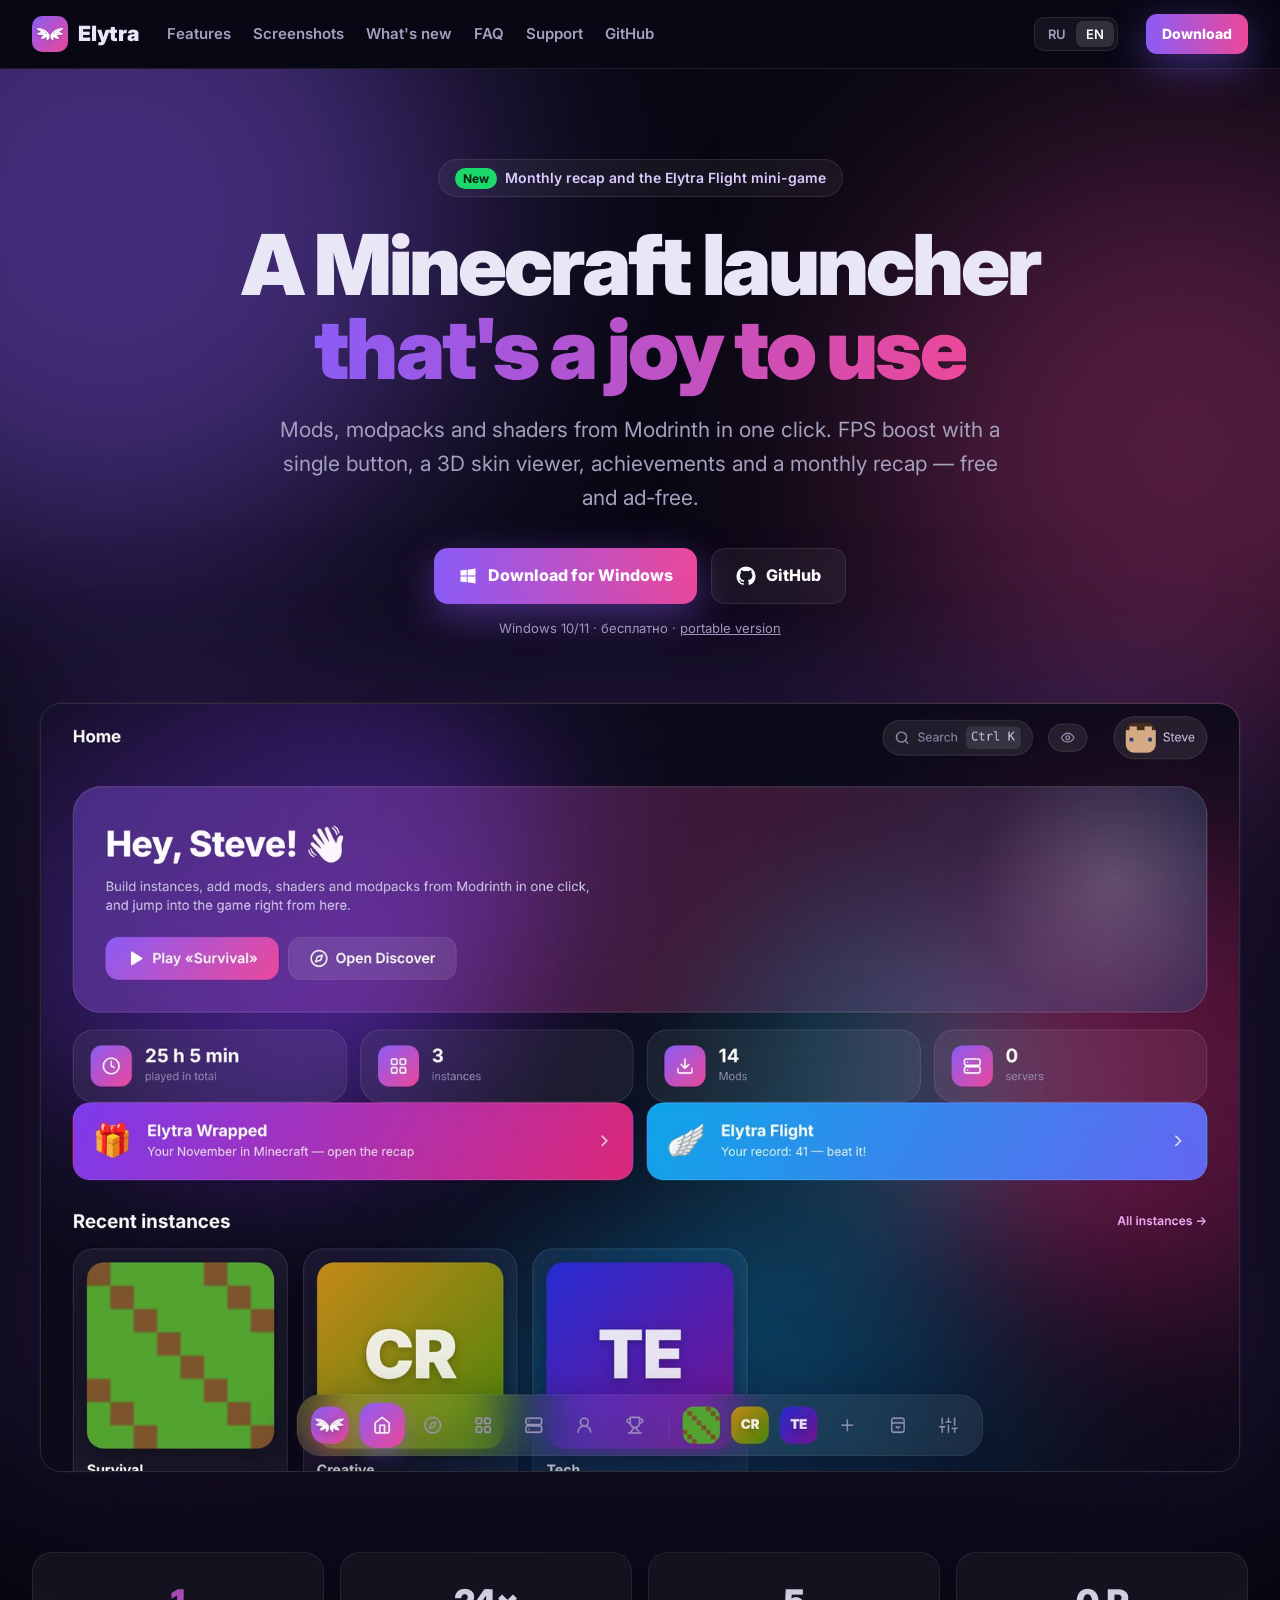
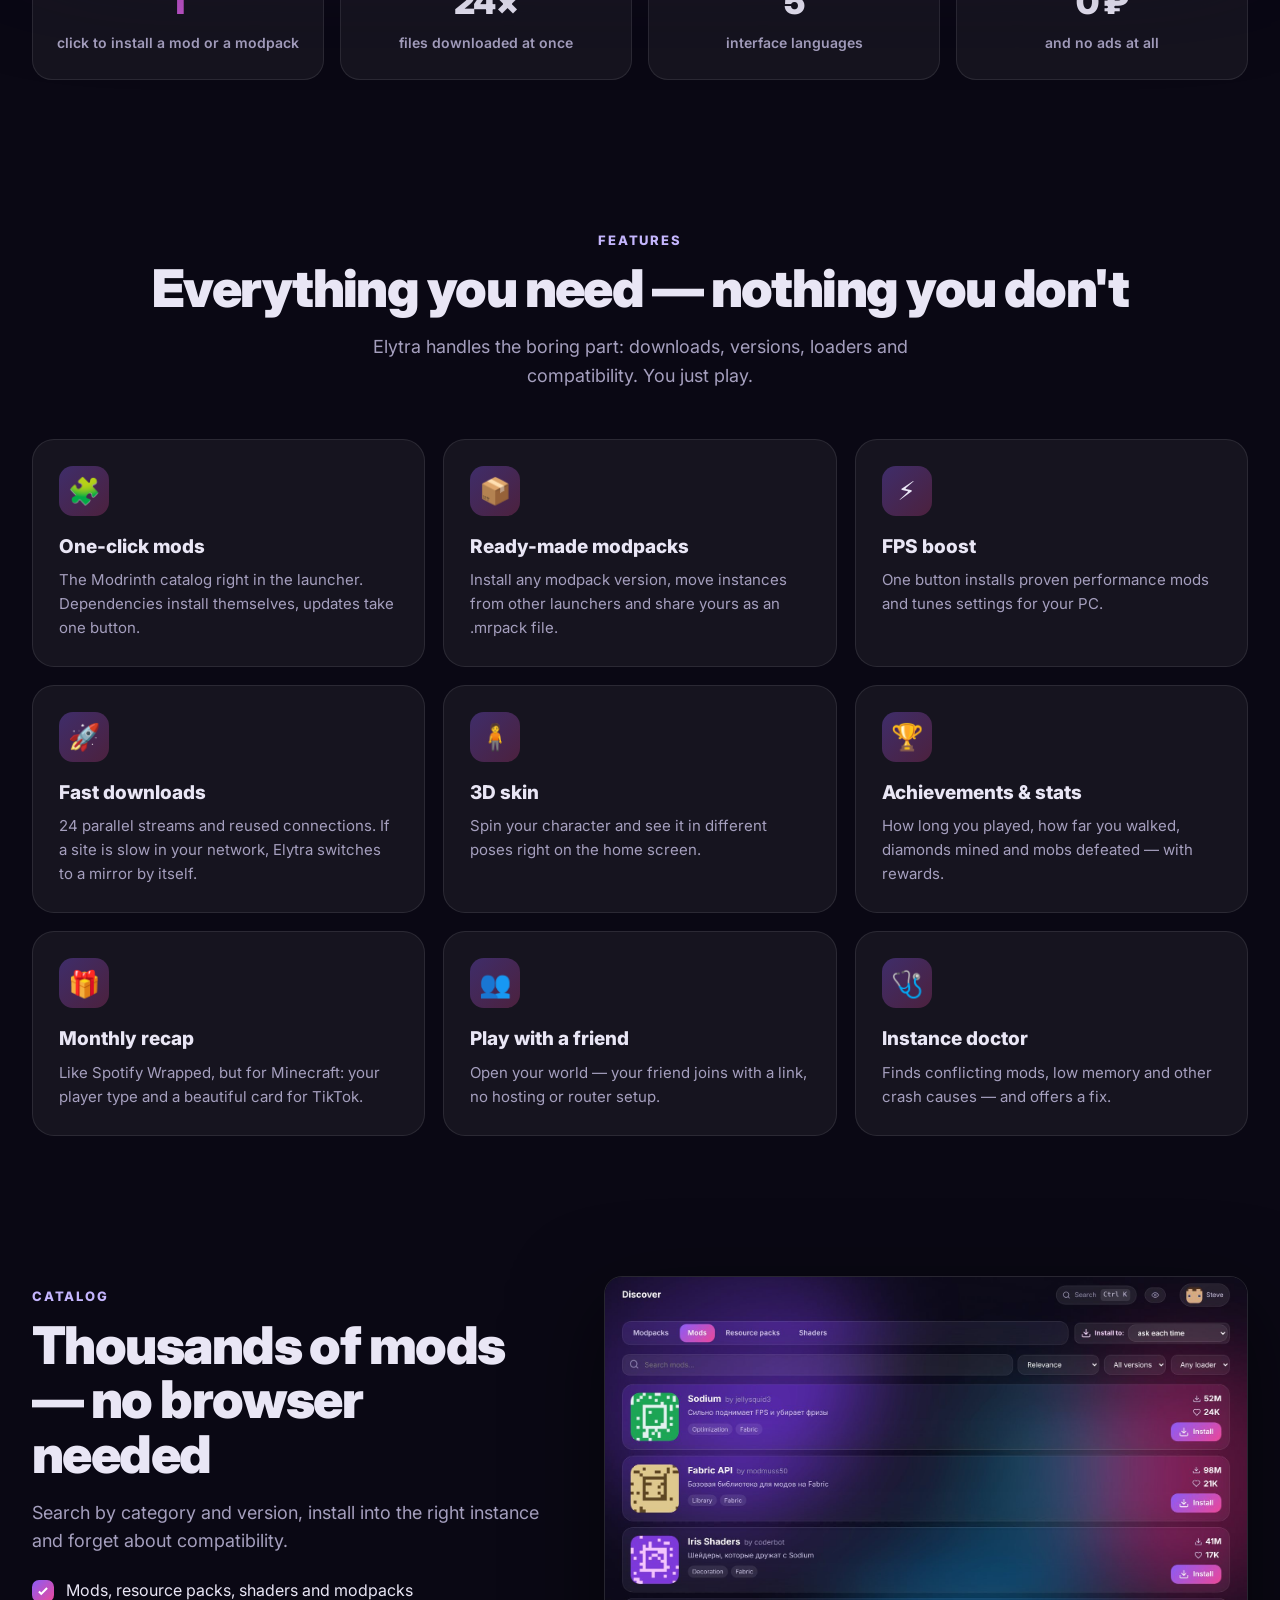
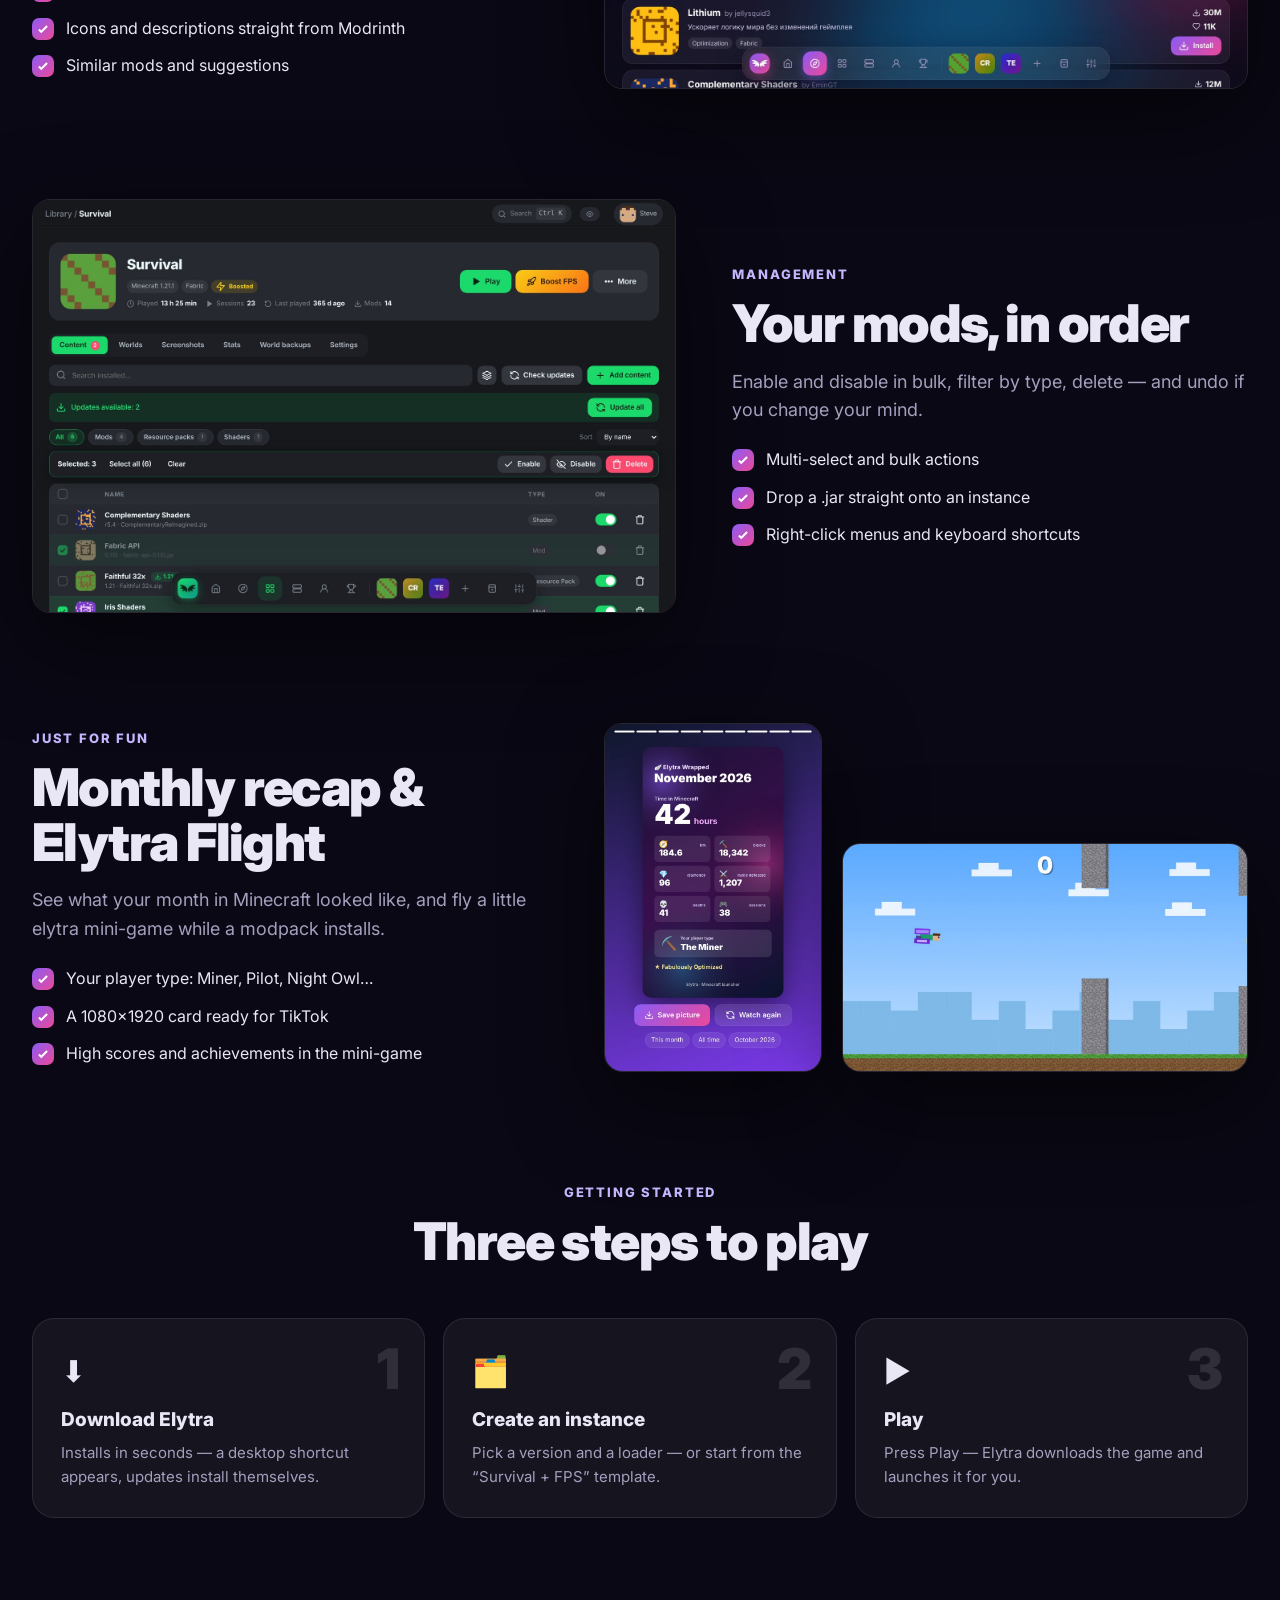
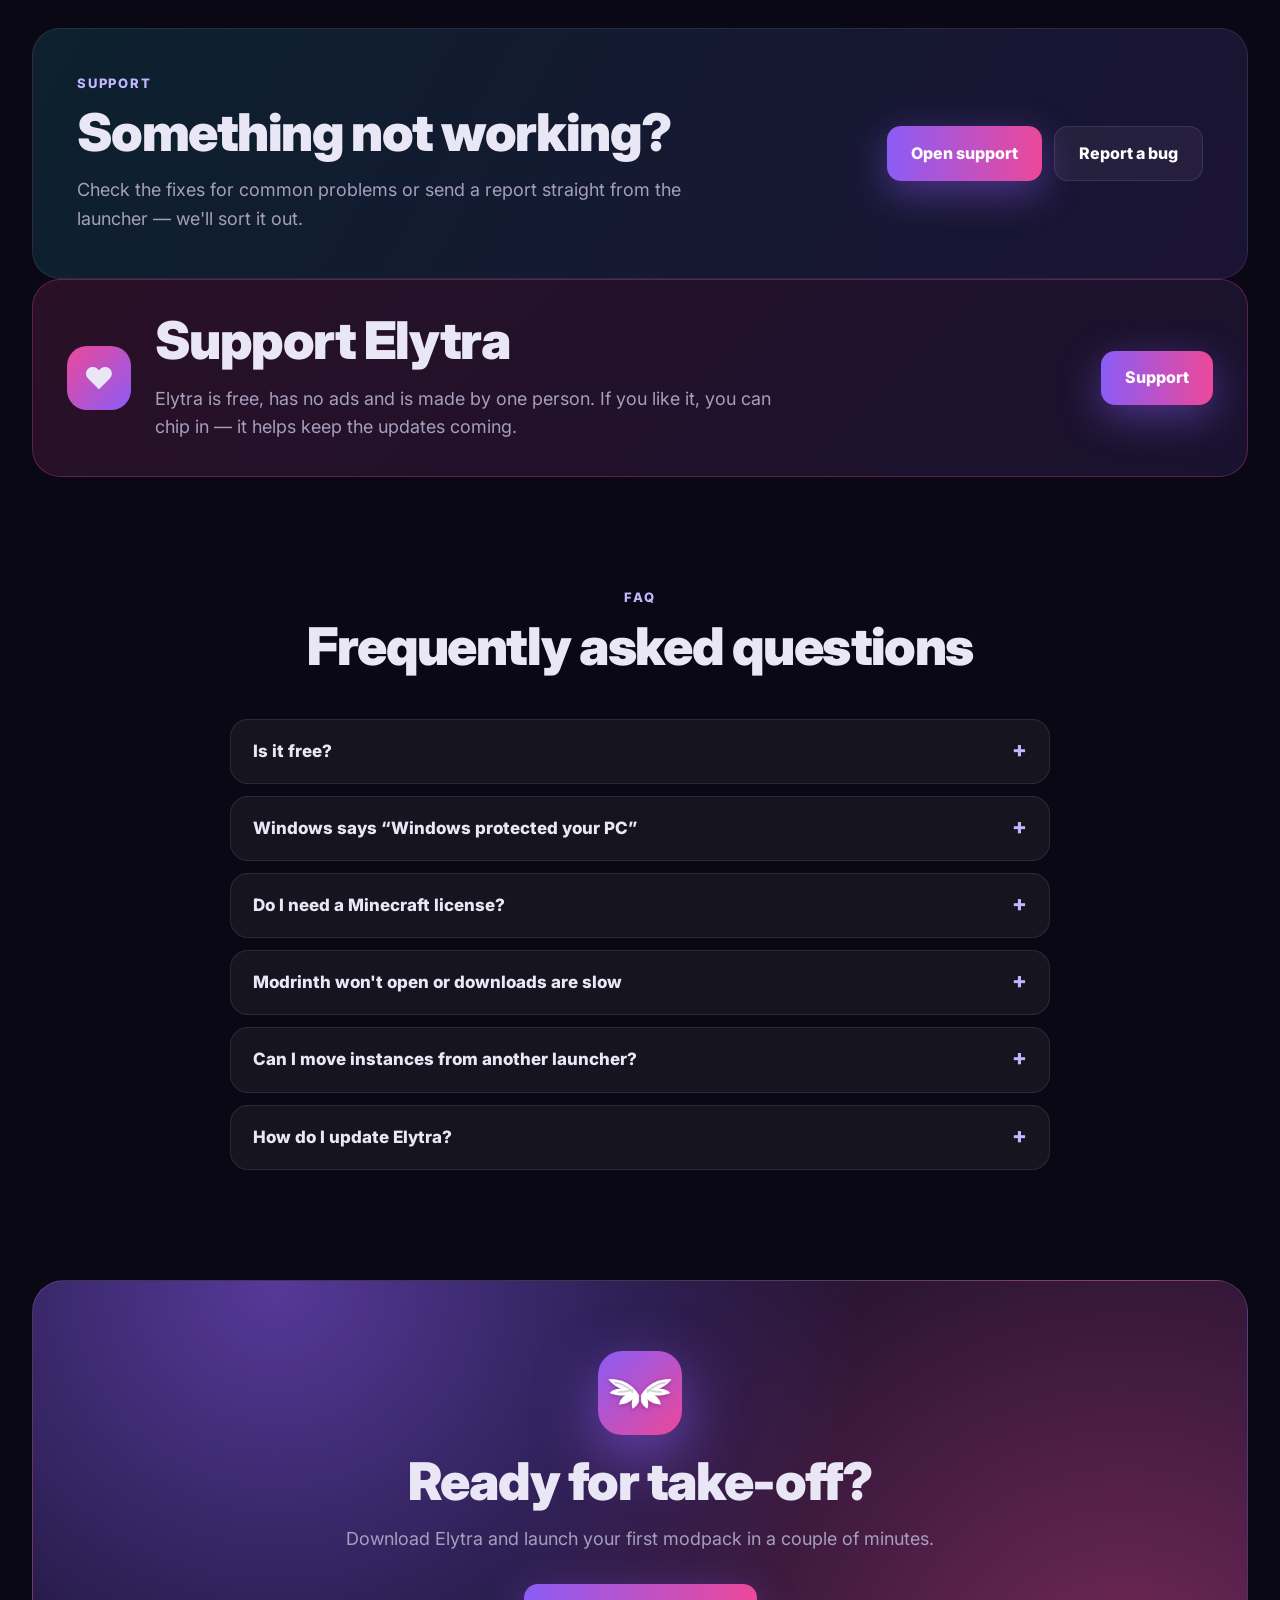
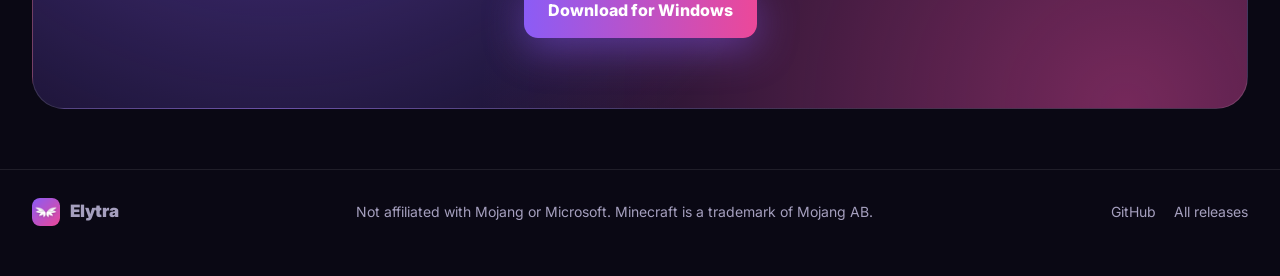
<file: docs/index.html>
<!DOCTYPE html>
<html lang="ru">
<head>
<meta charset="utf-8">
<meta name="viewport" content="width=device-width,initial-scale=1">
<title>Elytra — лаунчер Minecraft</title>
<meta name="description" content="Elytra — современный лаунчер Minecraft: моды и сборки с Modrinth в один клик, ускорение FPS, 3D-скин, достижения и итоги месяца.">
<link rel="icon" href="favicon.png">
<link rel="preconnect" href="https://fonts.googleapis.com"><link rel="preconnect" href="https://fonts.gstatic.com" crossorigin>
<link href="https://fonts.googleapis.com/css2?family=Inter:wght@400;500;600;700;800;900&display=swap" rel="stylesheet">
<link rel="stylesheet" href="site.css">
</head>
<body>
<nav><div class="wrap">
  <a class="brand" href="#top"><img src="img/logo.png" alt="">Elytra</a>
  <div class="links"><a href="#features" data-t="n_feat">Возможности</a><a href="#screens" data-t="n_screens">Скриншоты</a><a href="#news" data-t="n_news">Что нового</a><a href="#faq" data-t="n_faq">Вопросы</a><a href="support.html" data-t="n_support">Поддержка</a>
    <a href="https://github.com/platonk381/elytra">GitHub</a></div>
  <div class="sp"></div>
  <div class="lang"><button data-l="ru" class="on">RU</button><button data-l="en">EN</button></div>
  <a class="btn main sm" href="https://github.com/platonk381/elytra/releases/latest/download/Elytra-Setup.exe" data-t="dl_short">Скачать</a>
</div></nav>

<header class="hero" id="top">
  <div class="glow" style="width:700px;height:700px;left:-240px;top:-200px;background:rgba(139,92,246,.45)"></div>
  <div class="glow" style="width:600px;height:600px;right:-200px;top:80px;background:rgba(236,72,153,.32)"></div>
  <div class="wrap" style="position:relative;z-index:2">
    <div class="pill"><b data-t="new">Новое</b><span data-t="pill">Итоги месяца и мини-игра Elytra Flight</span></div>
    <h1><span data-t="h1a">Лаунчер Minecraft,</span><br><span class="grad" data-t="h1b">в котором приятно играть</span></h1>
    <p class="lead" data-t="lead">Моды, сборки и шейдеры с Modrinth в один клик. Ускорение FPS одной кнопкой, 3D-скин, достижения и итоги месяца — всё бесплатно и без рекламы.</p>
    <div class="cta">
      <a class="btn main" href="https://github.com/platonk381/elytra/releases/latest/download/Elytra-Setup.exe">
        <svg viewBox="0 0 24 24" fill="currentColor"><path d="M3 5.5l7.5-1v7H3zm0 13l7.5 1v-7H3zm8.5 1.1L21 21v-8.5h-9.5zm0-15.2V11.5H21V3z"/></svg><span data-t="dl">Скачать для Windows</span></a>
      <a class="btn ghost" href="https://github.com/platonk381/elytra">
        <svg viewBox="0 0 24 24" fill="currentColor"><path d="M12 .5A11.5 11.5 0 0 0 .5 12a11.5 11.5 0 0 0 7.9 10.9c.6.1.8-.2.8-.6v-2c-3.2.7-3.9-1.5-3.9-1.5-.5-1.3-1.3-1.7-1.3-1.7-1-.7.1-.7.1-.7 1.2.1 1.8 1.2 1.8 1.2 1 1.8 2.8 1.3 3.5 1 .1-.8.4-1.3.7-1.6-2.6-.3-5.3-1.3-5.3-5.7 0-1.3.5-2.3 1.2-3.1-.1-.3-.5-1.5.1-3.1 0 0 1-.3 3.2 1.2a11 11 0 0 1 5.8 0C17.3 4.6 18.3 5 18.3 5c.6 1.6.2 2.8.1 3.1.8.8 1.2 1.8 1.2 3.1 0 4.4-2.7 5.4-5.3 5.7.4.4.8 1.1.8 2.2v3.2c0 .4.2.7.8.6A11.5 11.5 0 0 0 23.5 12 11.5 11.5 0 0 0 12 .5z"/></svg>GitHub</a>
    </div>
    <p class="note"><span id="relInfo">Windows 10/11 · бесплатно</span> · <a href="https://github.com/platonk381/elytra/releases/latest/download/Elytra.exe" style="text-decoration:underline" data-t="portable">версия без установки</a></p>
    <div class="shot reveal"><img data-src="home" src="img/home_ru.jpg" alt="Elytra"></div>
    <div class="stats reveal">
      <div class="stat"><b class="grad">1</b><span data-t="s1">клик — и мод или сборка уже стоят</span></div>
      <div class="stat"><b>24×</b><span data-t="s2">файлов качается одновременно</span></div>
      <div class="stat"><b>5</b><span data-t="s3">языков интерфейса</span></div>
      <div class="stat"><b>0 ₽</b><span data-t="s4">и никакой рекламы</span></div>
    </div>
  </div>
</header>

<section id="features"><div class="wrap">
  <div class="center reveal"><div class="kick" data-t="k_feat">Возможности</div><h2 data-t="h_feat">Всё, что нужно, — и ничего лишнего</h2>
    <p class="sub" data-t="p_feat">Elytra берёт на себя скучную часть: скачивание, версии, загрузчики и совместимость. Тебе остаётся играть.</p></div>
  <div class="feats">
    <div class="feat reveal"><div class="ic">🧩</div><h3 data-t="f1">Моды в один клик</h3><p data-t="f1d">Каталог Modrinth прямо в лаунчере. Нужные зависимости ставятся сами, обновления — одной кнопкой.</p></div>
    <div class="feat reveal"><div class="ic">📦</div><h3 data-t="f2">Готовые сборки</h3><p data-t="f2d">Устанавливай модпаки любой версии, переноси сборки из других лаунчеров и делись своими файлом .mrpack.</p></div>
    <div class="feat reveal"><div class="ic">⚡</div><h3 data-t="f3">Ускорение FPS</h3><p data-t="f3d">Одна кнопка ставит проверенные моды оптимизации и подбирает настройки под твой компьютер.</p></div>
    <div class="feat reveal"><div class="ic">🚀</div><h3 data-t="f4">Быстрая загрузка</h3><p data-t="f4d">24 потока и повторное использование соединений. Если сайт тормозит в твоей сети — Elytra сама возьмёт файлы с зеркала.</p></div>
    <div class="feat reveal"><div class="ic">🧍</div><h3 data-t="f5">3D-скин</h3><p data-t="f5d">Крути своего персонажа, смотри на него в разных позах прямо на главном экране.</p></div>
    <div class="feat reveal"><div class="ic">🏆</div><h3 data-t="f6">Достижения и статистика</h3><p data-t="f6d">Сколько ты наиграл, прошёл, добыл алмазов и победил мобов — и награды за это.</p></div>
    <div class="feat reveal"><div class="ic">🎁</div><h3 data-t="f7">Итоги месяца</h3><p data-t="f7d">Как Spotify Wrapped, только про Minecraft: твой тип игрока и красивая карточка для ТикТока.</p></div>
    <div class="feat reveal"><div class="ic">👥</div><h3 data-t="f8">Игра с другом</h3><p data-t="f8d">Открой свой мир — друг зайдёт по ссылке, без хостинга и настройки роутера.</p></div>
    <div class="feat reveal"><div class="ic">🩺</div><h3 data-t="f9">Доктор сборки</h3><p data-t="f9d">Найдёт конфликтующие моды, нехватку памяти и другие причины вылетов — и предложит исправить.</p></div>
  </div>
</div></section>

<section id="screens"><div class="wrap">
  <div class="split reveal">
    <div class="txt"><div class="kick" data-t="k_cat">Каталог</div><h2 data-t="h_cat">Тысячи модов — без браузера</h2>
      <p class="sub" data-t="p_cat">Ищи по категориям и версиям, ставь в нужную сборку и не думай о совместимости.</p>
      <ul><li data-t="c1">Моды, ресурспаки, шейдеры и модпаки</li><li data-t="c2">Иконки и описания прямо из Modrinth</li><li data-t="c3">Похожие моды и подсказки, что добавить</li></ul></div>
    <img data-src="browse" src="img/browse_ru.jpg" alt="">
  </div>
  <div class="split rev reveal" style="margin-top:110px">
    <div class="txt"><div class="kick" data-t="k_mods">Управление</div><h2 data-t="h_mods">Порядок в модах</h2>
      <p class="sub" data-t="p_mods">Включай и выключай пачкой, фильтруй по типу, удаляй — и отменяй, если передумал.</p>
      <ul><li data-t="m1">Выделение нескольких модов и массовые действия</li><li data-t="m2">Перетащи .jar прямо в окно сборки</li><li data-t="m3">Меню по правой кнопке и горячие клавиши</li></ul></div>
    <img data-src="mods" src="img/mods_ru.jpg" alt="">
  </div>
  <div class="split reveal" style="margin-top:110px">
    <div class="txt"><div class="kick" data-t="k_fun">Для души</div><h2 data-t="h_fun">Итоги месяца и Elytra Flight</h2>
      <p class="sub" data-t="p_fun">Смотри, каким был твой месяц в Minecraft, а пока ставится сборка — полетай на элитрах в мини-игре.</p>
      <ul><li data-t="w1">Твой тип игрока: Шахтёр, Пилот, Ночная сова…</li><li data-t="w2">Карточка 1080×1920 — сразу для ТикТока</li><li data-t="w3">Рекорды и достижения в мини-игре</li></ul></div>
    <div class="duo"><img data-src="wrapped" src="img/wrapped_ru.jpg" alt=""><img data-src="flight" src="img/flight_ru.jpg" alt=""></div>
  </div>
</div></section>

<section><div class="wrap">
  <div class="center reveal"><div class="kick" data-t="k_how">Как начать</div><h2 data-t="h_how">Три шага до игры</h2></div>
  <div class="steps">
    <div class="step reveal"><div class="e">⬇️</div><h3 data-t="st1">Скачай Elytra</h3><p data-t="st1d">Установка за пару секунд — ярлык появится на рабочем столе, обновления ставятся сами.</p></div>
    <div class="step reveal"><div class="e">🗂️</div><h3 data-t="st2">Создай сборку</h3><p data-t="st2d">Выбери версию и загрузчик — или начни с готового шаблона «Выживание + FPS».</p></div>
    <div class="step reveal"><div class="e">▶️</div><h3 data-t="st3">Играй</h3><p data-t="st3d">Нажми «Играть» — Elytra скачает игру и запустит её сама.</p></div>
  </div>
</div></section>

<section id="news"><div class="wrap">
  <div class="center reveal"><div class="kick" data-t="k_news">Что нового</div><h2 data-t="h_news">Elytra обновляется постоянно</h2>
    <p class="sub" data-t="p_news">Новые версии приходят прямо в лаунчер — достаточно нажать «Обновить».</p></div>
  <div class="news" id="newsList"><div class="newsitem reveal"><b>…</b></div></div>
</div></section>

<section><div class="wrap">
  <div class="supbanner reveal">
    <div><div class="kick" data-t="k_sup">Техподдержка</div><h2 data-t="h_sup">Что-то не работает?</h2>
      <p class="sub" data-t="p_sup">Загляни в решения частых проблем или отправь отчёт прямо из лаунчера — мы разберёмся.</p></div>
    <div class="supbtns"><a class="btn main" href="support.html" data-t="sup_btn">Открыть поддержку</a>
      <a class="btn ghost" href="https://github.com/platonk381/elytra/issues/new?template=bug_report.yml" data-t="sup_bug">Сообщить об ошибке</a></div>
  </div>
</div></section>

<section id="donate" style="display:none;padding-top:0"><div class="wrap">
  <div class="donbox">
    <div class="donheart">❤</div>
    <div style="flex:1;min-width:260px"><h2 data-t="h_don">Поддержать Elytra</h2>
      <p class="sub" style="margin:8px 0 0" data-t="p_don">Elytra бесплатная, без рекламы, и её делает один человек. Если лаунчер нравится — можно закинуть немного: это помогает выпускать обновления.</p></div>
    <a class="btn main" id="donBtn" href="#" target="_blank" rel="noopener" data-t="b_don">Поддержать</a>
    <div class="donthanks" id="donThanks" style="display:none"><b data-t="t_don">Спасибо поддержавшим</b><div class="donnames" id="donNames"></div></div>
  </div>
</div></section>

<section id="faq"><div class="wrap">
  <div class="center reveal"><div class="kick" data-t="k_faq">Вопросы</div><h2 data-t="h_faq">Частые вопросы</h2></div>
  <div class="faq">
    <details class="reveal"><summary data-t="q1">Это бесплатно?</summary><p data-t="a1">Да, полностью. Без рекламы, подписок и платных функций.</p></details>
    <details class="reveal"><summary data-t="q2">Windows пишет «Система Windows защитила ваш компьютер»</summary><p data-t="a2">Так Windows реагирует на любую программу без платной цифровой подписи. Нажми «Подробнее» → «Выполнить в любом случае». Исходный код Elytra открыт на GitHub.</p></details>
    <details class="reveal"><summary data-t="q3">Нужна ли лицензия Minecraft?</summary><p data-t="a3">По правилам Mojang для игры нужна купленная копия Minecraft. Elytra скачивает файлы игры только с официальных серверов Mojang и ничего не взламывает.</p></details>
    <details class="reveal"><summary data-t="q4">У меня не открывается Modrinth или игра долго качается</summary><p data-t="a4">Elytra сама проверяет, какие сайты работают в твоей сети, и при необходимости качает через зеркала. Состояние видно в Настройки → Источники загрузки.</p></details>
    <details class="reveal"><summary data-t="q5">Можно перенести сборки из другого лаунчера?</summary><p data-t="a5">Да: Библиотека → «Перенести из другого лаунчера». Поддерживаются Modrinth App, CurseForge, Prism, MultiMC, TLauncher и официальный лаунчер.</p></details>
    <details class="reveal"><summary data-t="q6">Как обновлять Elytra?</summary><p data-t="a6">Никак — она сама предложит обновиться, когда выйдет новая версия.</p></details>
  </div>

  <div class="final reveal">
    <img src="img/logo.png" alt="">
    <h2 data-t="h_final">Готов взлететь?</h2>
    <p class="sub" style="margin:0 auto 30px" data-t="p_final">Скачай Elytra и запусти свою первую сборку за пару минут.</p>
    <a class="btn main" href="https://github.com/platonk381/elytra/releases/latest/download/Elytra-Setup.exe"><span data-t="dl">Скачать для Windows</span></a>
  </div>
</div></section>

<footer><div class="wrap">
  <div class="brand" style="font-size:17px"><img src="img/logo.png" alt="" style="width:28px;height:28px;border-radius:8px">Elytra</div>
  <div data-t="disc">Не связано с Mojang и Microsoft. Minecraft — товарный знак Mojang AB.</div>
  <div class="fl"><a href="https://github.com/platonk381/elytra">GitHub</a><a href="https://github.com/platonk381/elytra/releases" data-t="rel">Все версии</a></div>
</div></footer>

<script>
const EN = {
  n_feat:"Features", n_screens:"Screenshots", n_faq:"FAQ", dl_short:"Download", new:"New", pill:"Monthly recap and the Elytra Flight mini-game",
  h1a:"A Minecraft launcher", h1b:"that's a joy to use",
  lead:"Mods, modpacks and shaders from Modrinth in one click. FPS boost with a single button, a 3D skin viewer, achievements and a monthly recap — free and ad-free.",
  dl:"Download for Windows", note:"Windows 10/11 · free · no install — just run Elytra.exe",
  s1:"click to install a mod or a modpack", s2:"files downloaded at once", s3:"interface languages", s4:"and no ads at all",
  k_feat:"Features", h_feat:"Everything you need — nothing you don't", p_feat:"Elytra handles the boring part: downloads, versions, loaders and compatibility. You just play.",
  f1:"One-click mods", f1d:"The Modrinth catalog right in the launcher. Dependencies install themselves, updates take one button.",
  f2:"Ready-made modpacks", f2d:"Install any modpack version, move instances from other launchers and share yours as an .mrpack file.",
  f3:"FPS boost", f3d:"One button installs proven performance mods and tunes settings for your PC.",
  f4:"Fast downloads", f4d:"24 parallel streams and reused connections. If a site is slow in your network, Elytra switches to a mirror by itself.",
  f5:"3D skin", f5d:"Spin your character and see it in different poses right on the home screen.",
  f6:"Achievements & stats", f6d:"How long you played, how far you walked, diamonds mined and mobs defeated — with rewards.",
  f7:"Monthly recap", f7d:"Like Spotify Wrapped, but for Minecraft: your player type and a beautiful card for TikTok.",
  f8:"Play with a friend", f8d:"Open your world — your friend joins with a link, no hosting or router setup.",
  f9:"Instance doctor", f9d:"Finds conflicting mods, low memory and other crash causes — and offers a fix.",
  k_cat:"Catalog", h_cat:"Thousands of mods — no browser needed", p_cat:"Search by category and version, install into the right instance and forget about compatibility.",
  c1:"Mods, resource packs, shaders and modpacks", c2:"Icons and descriptions straight from Modrinth", c3:"Similar mods and suggestions",
  k_mods:"Management", h_mods:"Your mods, in order", p_mods:"Enable and disable in bulk, filter by type, delete — and undo if you change your mind.",
  m1:"Multi-select and bulk actions", m2:"Drop a .jar straight onto an instance", m3:"Right-click menus and keyboard shortcuts",
  k_fun:"Just for fun", h_fun:"Monthly recap & Elytra Flight", p_fun:"See what your month in Minecraft looked like, and fly a little elytra mini-game while a modpack installs.",
  w1:"Your player type: Miner, Pilot, Night Owl…", w2:"A 1080×1920 card ready for TikTok", w3:"High scores and achievements in the mini-game",
  k_how:"Getting started", h_how:"Three steps to play", st1:"Download Elytra", st1d:"Installs in seconds — a desktop shortcut appears, updates install themselves.",
  st2:"Create an instance", st2d:"Pick a version and a loader — or start from the “Survival + FPS” template.", st3:"Play", st3d:"Press Play — Elytra downloads the game and launches it for you.",
  k_faq:"FAQ", h_faq:"Frequently asked questions",
  q1:"Is it free?", a1:"Yes, completely. No ads, subscriptions or paid features.",
  q2:"Windows says “Windows protected your PC”", a2:"Windows shows this for any program without a paid code-signing certificate. Click “More info” → “Run anyway”. Elytra's source code is open on GitHub.",
  q3:"Do I need a Minecraft license?", a3:"Mojang's rules require a purchased copy of Minecraft to play. Elytra downloads game files only from Mojang's official servers and doesn't crack anything.",
  q4:"Modrinth won't open or downloads are slow", a4:"Elytra checks which sites work in your network and uses mirrors when needed. You can see the status in Settings → Download sources.",
  q5:"Can I move instances from another launcher?", a5:"Yes: Library → “Move from another launcher”. Modrinth App, CurseForge, Prism, MultiMC, TLauncher and the official launcher are supported.",
  q6:"How do I update Elytra?", a6:"You don't — it offers the update itself when a new version is out.",
  h_final:"Ready for take-off?", p_final:"Download Elytra and launch your first modpack in a couple of minutes.",
  h_don:"Support Elytra", p_don:"Elytra is free, has no ads and is made by one person. If you like it, you can chip in — it helps keep the updates coming.", b_don:"Support", t_don:"Thanks to our supporters", n_news:"What's new", n_support:"Support", portable:"portable version", k_news:"What's new", h_news:"Elytra keeps getting better",
  p_news:"New versions arrive right in the launcher — just press “Update”.", k_sup:"Support", h_sup:"Something not working?",
  p_sup:"Check the fixes for common problems or send a report straight from the launcher — we'll sort it out.", sup_btn:"Open support", sup_bug:"Report a bug",
  disc:"Not affiliated with Mojang or Microsoft. Minecraft is a trademark of Mojang AB.", rel:"All releases"
};
const RU = {};
document.querySelectorAll("[data-t]").forEach(el => RU[el.dataset.t] = el.innerHTML);
function setLang(l) {
  const d = l === "en" ? EN : RU;
  document.querySelectorAll("[data-t]").forEach(el => { if (d[el.dataset.t]) el.innerHTML = d[el.dataset.t]; });
  document.querySelectorAll("img[data-src]").forEach(img => {
    const n = img.dataset.src, has = ["home", "browse", "mods", "wrapped", "flight"].includes(n);
    if (has) img.src = `img/${n}_${l}.jpg`;
  });
  document.querySelectorAll(".lang button").forEach(b => b.classList.toggle("on", b.dataset.l === l));
  document.documentElement.lang = l;
  document.title = l === "en" ? "Elytra — Minecraft launcher" : "Elytra — лаунчер Minecraft";
  try { localStorage.setItem("elytra-lang", l); } catch (e) {}
}
document.querySelectorAll(".lang button").forEach(b => b.onclick = () => setLang(b.dataset.l));
let start = "ru";
try { start = localStorage.getItem("elytra-lang") || (navigator.language || "ru").slice(0, 2); } catch (e) {}
if (start === "en" || !["ru", "uk", "be", "kk"].includes(start)) setLang("en");
// live release info and changelog from GitHub
const fmtSize = b => (b / 1048576).toFixed(1).replace(".", ",") + " MB";
fetch("https://api.github.com/repos/platonk381/elytra/releases?per_page=4").then(r => r.json()).then(rels => {
  if (!Array.isArray(rels) || !rels.length) return;
  const L = document.documentElement.lang === "en";
  const setup = (rels[0].assets || []).find(a => /setup/i.test(a.name));
  const date = d => new Date(d).toLocaleDateString(L ? "en-GB" : "ru-RU", {day: "numeric", month: "long", year: "numeric"});
  document.getElementById("relInfo").textContent = (L ? "Version " : "Версия ") + rels[0].tag_name.replace(/^v/, "") + (setup ? " · " + fmtSize(setup.size) : "") + " · Windows 10/11";
  const esc = t => t.replace(/[&<>]/g, c => ({"&": "&amp;", "<": "&lt;", ">": "&gt;"}[c]));
  document.getElementById("newsList").innerHTML = rels.map((r, i) => {
    const items = (r.body || "").split("\n").map(l => l.trim()).filter(l => /^[-*] /.test(l)).map(l => `<li>${esc(l.slice(2)).replace(/\*\*(.+?)\*\*/g, "<b>$1</b>")}</li>`).join("");
    return `<div class="newsitem in"><div class="nh"><b>Elytra ${esc(r.tag_name.replace(/^v/, ""))}</b>${i === 0 ? `<span class="tagnew">${L ? "latest" : "последняя"}</span>` : ""}<span class="nd">${date(r.published_at)}</span></div>${items ? `<ul>${items}</ul>` : ""}</div>`;
  }).join("");
}).catch(() => { document.getElementById("news").style.display = "none"; });
fetch("donate.json", {cache: "no-store"}).then(r => r.json()).then(d => {
  if (!d.url || !/^https:\/\//.test(d.url)) return;
  document.getElementById("donBtn").href = d.url;
  document.getElementById("donate").style.display = "";
  const sup = (d.supporters || []).filter(x => x && x.name);
  if (sup.length) {
    const esc2 = t => String(t).replace(/[&<>"]/g, c => ({"&": "&amp;", "<": "&lt;", ">": "&gt;", '"': "&quot;"}[c]));
    document.getElementById("donNames").innerHTML = sup.map(x => `<span title="${esc2(x.note || "")}">${esc2(x.name)}</span>`).join("");
    document.getElementById("donThanks").style.display = "";
  }
}).catch(() => {});
const io = new IntersectionObserver(es => es.forEach(e => { if (e.isIntersecting) { e.target.classList.add("in"); io.unobserve(e.target); } }), {threshold: .12});
document.querySelectorAll(".reveal").forEach(el => io.observe(el));
</script>
</body>
</html>
</file>
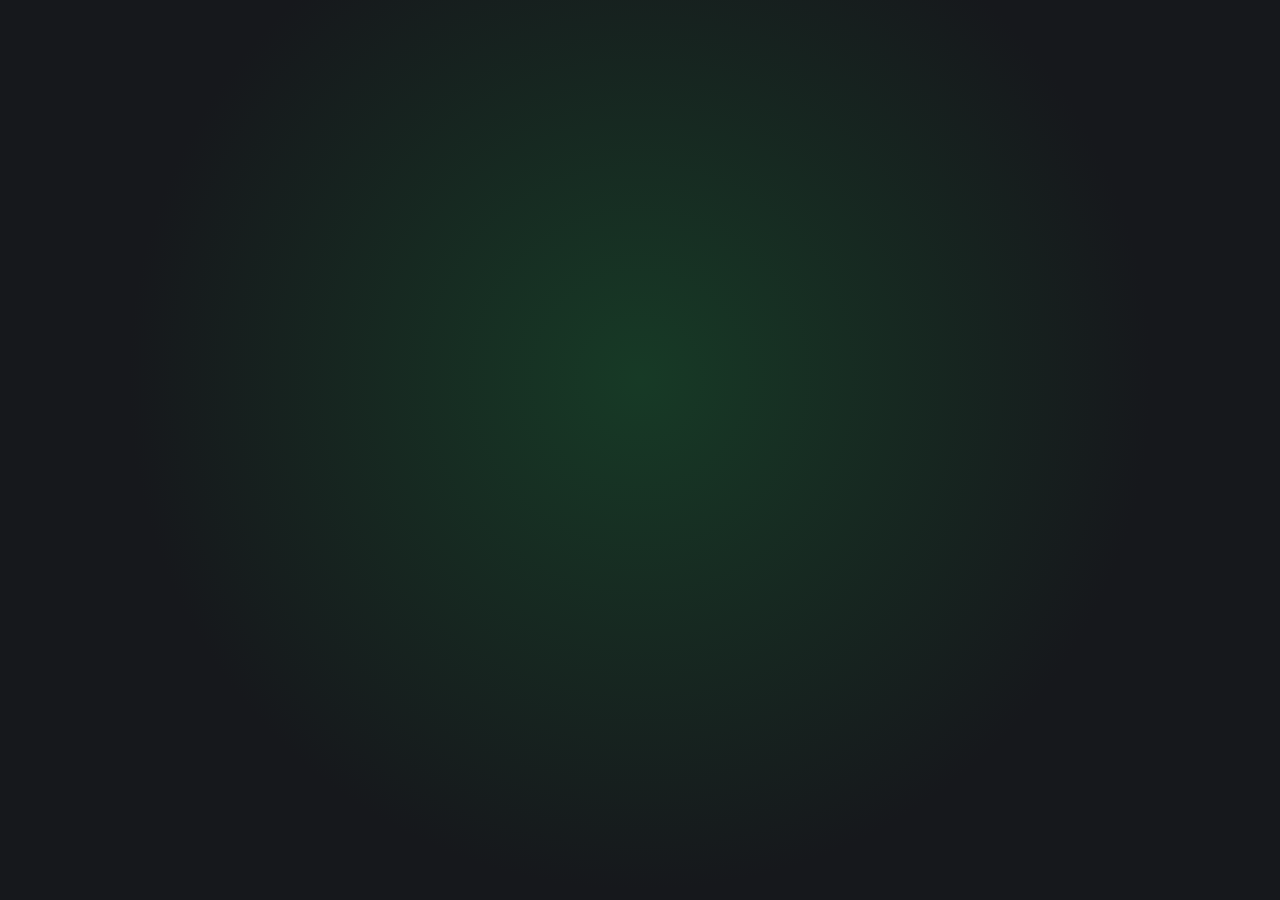
<file: ui/index.html>
<!DOCTYPE html>
<html lang="en">
<head>
<meta charset="utf-8">
<title>Elytra</title>
<link rel="stylesheet" href="style.css">
</head>
<body>
<div id="splash">
  <div id="spDots"></div>
  <div class="sp-box">
    <div class="sp-logo"><div class="sp-ring r2"></div><div class="sp-ring"></div><div class="sp-core"><svg class="wings" viewBox="0 0 64 64"><use href="#i-wings"/></svg></div></div>
    <div class="sp-title"><span style="--i:0">E</span><span style="--i:1">l</span><span style="--i:2">y</span><span style="--i:3">t</span><span style="--i:4">r</span><span style="--i:5">a</span></div>
    <div class="sp-sub" id="spSub"><span>…</span></div>
    <div class="sp-bar"><i></i></div>
  </div>
</div>
<div id="aurora"><i></i><i></i><i></i><i></i></div>
<div id="app">
  <nav id="rail">
    <div class="logo"><svg class="wings" viewBox="0 0 64 64"><use href="#i-wings"/></svg></div>
    <button class="nav" data-page="home"><svg class="i"><use href="#i-home"/></svg><span class="tip" data-t="nav.home"></span></button>
    <button class="nav" data-page="browse"><svg class="i"><use href="#i-compass"/></svg><span class="tip" data-t="nav.browse"></span></button>
    <button class="nav" data-page="library"><svg class="i"><use href="#i-grid"/></svg><span class="tip" data-t="nav.library"></span></button>
    <button class="nav" data-page="servers"><svg class="i"><use href="#i-server"/></svg><span class="tip" data-t="nav.servers"></span></button>
    <button class="nav" data-page="skin"><svg class="i"><use href="#i-user"/></svg><span class="tip" data-t="nav.skin"></span></button>
    <button class="nav" data-page="ach"><svg class="i"><use href="#i-trophy"/></svg><span class="tip" data-t="nav.ach"></span></button>
    <div class="rail-sep"></div>
    <div id="railInst"></div>
    <button class="nav" onclick="openCreate()"><svg class="i"><use href="#i-plus"/></svg><span class="tip" data-t="nav.new"></span></button>
    <div class="spacer"></div>
    <button class="nav" id="navToggle" onclick="toggleNavWide()"><svg class="i"><use href="#i-sidebar"/></svg><span class="tip"></span></button>
    <button class="nav" data-page="settings"><svg class="i"><use href="#i-sliders"/></svg><span class="tip" data-t="nav.settings"></span></button>
  </nav>
  <header id="top">
    <div id="crumb"></div>
    <div class="spacer"></div>
    <button class="chip palbtn" onclick="openPalette()"><svg class="i"><use href="#i-search"/></svg><span data-t="pal.hint"></span><kbd>Ctrl K</kbd></button>
    <div id="frBtn"></div>
    <div id="strBtn"></div>
    <div id="runChip"></div>
    <div class="chip" style="cursor:pointer" onclick="go('settings')"><span class="avatar face" id="avatar" style="--s:32px"></span><span id="nickLabel"></span></div>
  </header>
  <main id="main"></main>
</div>
<div id="modal" onclick="if(event.target===this)closeModal()"><div class="dialog" id="dialog"></div></div>
<div id="tasks"></div>
<div id="pal" onclick="if(event.target===this)closePalette()"><div class="palbox"><div class="search"><svg class="i"><use href="#i-search"/></svg><input class="input" id="palIn" oninput="buildPalette(this.value)" autocomplete="off"></div><div id="palList"></div></div></div>
<div id="onb"></div>
<div id="drop"><div><svg class='i'><use href='#i-upload'/></svg><b data-t="drop.title"></b><span data-t="drop.sub"></span></div></div>
<svg width="0" height="0" style="position:absolute">
  <symbol id="i-wings" viewBox="0 0 64 64"><g transform="translate(0 7)">
    <g id="wingL"><path d="M31 27C25 17 15 11 2 12c3 4 7 7 12 9-5 0-8 1-11 4 5 2 10 3 15 2-3 2-5 5-6 9 5 0 10-2 13-5-1 3-1 6 0 9 3-2 5-4 6-7z" fill="currentColor"/>
    <path d="M8 15c6 1 12 4 17 9M12 24c5 0 9-1 13-2" stroke="rgba(0,0,0,.18)" stroke-width="1.6" fill="none" stroke-linecap="round"/></g>
    <use href="#wingL" transform="translate(64 0) scale(-1 1)"/></g>
  </symbol>
  <symbol id="i-home" viewBox="0 0 24 24"><path d="m3 9 9-7 9 7v11a2 2 0 0 1-2 2H5a2 2 0 0 1-2-2z"/><path d="M9 22V12h6v10"/></symbol>
  <symbol id="i-compass" viewBox="0 0 24 24"><circle cx="12" cy="12" r="10"/><path d="m16.24 7.76-2.12 6.36-6.36 2.12 2.12-6.36z"/></symbol>
  <symbol id="i-grid" viewBox="0 0 24 24"><rect x="3" y="3" width="7" height="7" rx="1.5"/><rect x="14" y="3" width="7" height="7" rx="1.5"/><rect x="14" y="14" width="7" height="7" rx="1.5"/><rect x="3" y="14" width="7" height="7" rx="1.5"/></symbol>
  <symbol id="i-more" viewBox="0 0 24 24"><circle cx="5" cy="12" r="1.6" fill="currentColor"/><circle cx="12" cy="12" r="1.6" fill="currentColor"/><circle cx="19" cy="12" r="1.6" fill="currentColor"/></symbol>
  <symbol id="i-sidebar" viewBox="0 0 24 24"><rect x="3" y="4" width="18" height="16" rx="2.5"/><path d="M9 4v16M14 10l2 2-2 2"/></symbol>
  <symbol id="i-dock-b" viewBox="0 0 24 24"><rect x="3" y="4" width="18" height="16" rx="2.5"/><path d="M3 15h18"/></symbol>
  <symbol id="i-dock-l" viewBox="0 0 24 24"><rect x="3" y="4" width="18" height="16" rx="2.5"/><path d="M9 4v16"/></symbol>
  <symbol id="i-info" viewBox="0 0 24 24"><circle cx="12" cy="12" r="9"/><path d="M12 11v6M12 7.5v.5"/></symbol>
  <symbol id="i-arrow" viewBox="0 0 24 24"><path d="M9 6l6 6-6 6"/></symbol>
  <symbol id="i-gift" viewBox="0 0 24 24"><rect x="3" y="8" width="18" height="4" rx="1"/><path d="M12 8v13M5 12v9h14v-9M12 8C10 4 6 4 7.5 7 8.3 8 12 8 12 8zM12 8c2-4 6-4 4.5-1C15.7 8 12 8 12 8z"/></symbol>
  <symbol id="i-plus" viewBox="0 0 24 24"><path d="M12 5v14M5 12h14"/></symbol>
  <symbol id="i-sliders" viewBox="0 0 24 24"><path d="M4 21v-7M4 10V3M12 21v-9M12 8V3M20 21v-5M20 12V3M1 14h6M9 8h6M17 16h6"/></symbol>
  <symbol id="i-play" viewBox="0 0 24 24"><path d="M7 4v16l13-8z" fill="currentColor"/></symbol>
  <symbol id="i-stop" viewBox="0 0 24 24"><rect x="6" y="6" width="12" height="12" rx="2" fill="currentColor"/></symbol>
  <symbol id="i-download" viewBox="0 0 24 24"><path d="M21 15v4a2 2 0 0 1-2 2H5a2 2 0 0 1-2-2v-4M7 10l5 5 5-5M12 15V3"/></symbol>
  <symbol id="i-heart" viewBox="0 0 24 24"><path d="M19 14c1.49-1.46 3-3.21 3-5.5A5.5 5.5 0 0 0 16.5 3c-1.76 0-3 .5-4.5 2-1.5-1.5-2.74-2-4.5-2A5.5 5.5 0 0 0 2 8.5c0 2.3 1.5 4.05 3 5.5l7 7Z"/></symbol>
  <symbol id="i-folder" viewBox="0 0 24 24"><path d="M4 20h16a2 2 0 0 0 2-2V8a2 2 0 0 0-2-2h-7.93a2 2 0 0 1-1.66-.9l-.82-1.2A2 2 0 0 0 7.93 3H4a2 2 0 0 0-2 2v13c0 1.1.9 2 2 2Z"/></symbol>
  <symbol id="i-trash" viewBox="0 0 24 24"><path d="M3 6h18M19 6v14c0 1-1 2-2 2H7c-1 0-2-1-2-2V6M8 6V4c0-1 1-2 2-2h4c1 0 2 1 2 2v2"/></symbol>
  <symbol id="i-search" viewBox="0 0 24 24"><circle cx="11" cy="11" r="8"/><path d="m21 21-4.3-4.3"/></symbol>
  <symbol id="i-x" viewBox="0 0 24 24"><path d="M18 6 6 18M6 6l12 12"/></symbol>
  <symbol id="i-check" viewBox="0 0 24 24"><path d="M20 6 9 17l-5-5"/></symbol>
  <symbol id="i-image" viewBox="0 0 24 24"><rect x="3" y="3" width="18" height="18" rx="3"/><circle cx="9" cy="9" r="2"/><path d="m21 15-3.09-3.09a2 2 0 0 0-2.82 0L6 21"/></symbol>
  <symbol id="i-wrench" viewBox="0 0 24 24"><path d="M14.7 6.3a1 1 0 0 0 0 1.4l1.6 1.6a1 1 0 0 0 1.4 0l3.77-3.77a6 6 0 0 1-7.94 7.94l-6.91 6.91a2.12 2.12 0 0 1-3-3l6.91-6.91a6 6 0 0 1 7.94-7.94l-3.76 3.76z"/></symbol>
  <symbol id="i-user" viewBox="0 0 24 24"><circle cx="12" cy="8" r="5"/><path d="M20 21a8 8 0 0 0-16 0"/></symbol>
  <symbol id="i-shield" viewBox="0 0 24 24"><path d="M20 13c0 5-3.5 7.5-7.66 8.95a1 1 0 0 1-.67-.01C7.5 20.5 4 18 4 13V6a1 1 0 0 1 1-1c2 0 4.5-1.2 6.24-2.72a1.17 1.17 0 0 1 1.52 0C14.51 3.81 17 5 19 5a1 1 0 0 1 1 1z"/><path d="m9 12 2 2 4-4"/></symbol>
  <symbol id="i-trophy" viewBox="0 0 24 24"><path d="M6 9H4.5a2.5 2.5 0 0 1 0-5H6M18 9h1.5a2.5 2.5 0 0 0 0-5H18M4 22h16M10 14.66V17c0 .55-.47.98-.97 1.21C7.85 18.75 7 20.24 7 22M14 14.66V17c0 .55.47.98.97 1.21C16.15 18.75 17 20.24 17 22"/><path d="M18 2H6v7a6 6 0 0 0 12 0V2Z"/></symbol>
  <symbol id="i-eye" viewBox="0 0 24 24"><path d="M2 12s3-7 10-7 10 7 10 7-3 7-10 7-10-7-10-7Z"/><circle cx="12" cy="12" r="3"/></symbol>
  <symbol id="i-eye-off" viewBox="0 0 24 24"><path d="M9.88 9.88a3 3 0 1 0 4.24 4.24M10.73 5.08A10.43 10.43 0 0 1 12 5c7 0 10 7 10 7a13.16 13.16 0 0 1-1.67 2.68M6.61 6.61A13.53 13.53 0 0 0 2 12s3 7 10 7a9.74 9.74 0 0 0 5.39-1.61M2 2l20 20"/></symbol>
  <symbol id="i-copy" viewBox="0 0 24 24"><rect x="9" y="9" width="13" height="13" rx="2"/><path d="M5 15H4a2 2 0 0 1-2-2V4a2 2 0 0 1 2-2h9a2 2 0 0 1 2 2v1"/></symbol>
  <symbol id="i-layers" viewBox="0 0 24 24"><path d="m12 2 10 5-10 5L2 7z"/><path d="m2 17 10 5 10-5M2 12l10 5 10-5"/></symbol>
  <symbol id="i-server" viewBox="0 0 24 24"><rect x="2" y="3" width="20" height="8" rx="2"/><rect x="2" y="13" width="20" height="8" rx="2"/><path d="M6 7h.01M6 17h.01"/></symbol>
  <symbol id="i-rocket" viewBox="0 0 24 24"><path d="M4.5 16.5c-1.5 1.26-2 5-2 5s3.74-.5 5-2c.71-.84.7-2.13-.09-2.91a2.18 2.18 0 0 0-2.91-.09z"/><path d="m12 15-3-3a22 22 0 0 1 2-3.95A12.88 12.88 0 0 1 22 2c0 2.72-.78 7.5-6 11a22.35 22.35 0 0 1-4 2z"/><path d="M9 12H4s.55-3.03 2-4c1.62-1.08 5 0 5 0M12 15v5s3.03-.55 4-2c1.08-1.62 0-5 0-5"/></symbol>
  <symbol id="i-steth" viewBox="0 0 24 24"><path d="M4.8 2.3A.3.3 0 1 0 5 2H4a2 2 0 0 0-2 2v5a6 6 0 0 0 12 0V4a2 2 0 0 0-2-2h-1a.2.2 0 1 0 .3.3"/><path d="M8 15v1a6 6 0 0 0 12 0v-4"/><circle cx="20" cy="10" r="2"/></symbol>
  <symbol id="i-send" viewBox="0 0 24 24"><path d="M22 2 11 13M22 2l-7 20-4-9-9-4 20-7z"/></symbol><symbol id="i-share" viewBox="0 0 24 24"><circle cx="18" cy="5" r="3"/><circle cx="6" cy="12" r="3"/><circle cx="18" cy="19" r="3"/><path d="m8.59 13.51 6.83 3.98M15.41 6.51l-6.82 3.98"/></symbol>
  <symbol id="i-upload" viewBox="0 0 24 24"><path d="M21 15v4a2 2 0 0 1-2 2H5a2 2 0 0 1-2-2v-4M17 8l-5-5-5 5M12 3v12"/></symbol>
  <symbol id="i-clock" viewBox="0 0 24 24"><circle cx="12" cy="12" r="10"/><path d="M12 6v6l4 2"/></symbol>
  <symbol id="i-archive" viewBox="0 0 24 24"><rect x="2" y="3" width="20" height="5" rx="1"/><path d="M4 8v11a2 2 0 0 0 2 2h12a2 2 0 0 0 2-2V8M10 12h4"/></symbol>
  <symbol id="i-restore" viewBox="0 0 24 24"><path d="M3 12a9 9 0 1 0 9-9 9.75 9.75 0 0 0-6.74 2.74L3 8"/><path d="M3 3v5h5"/></symbol>
  <symbol id="i-users" viewBox="0 0 24 24"><path d="M16 21v-2a4 4 0 0 0-4-4H6a4 4 0 0 0-4 4v2"/><circle cx="9" cy="7" r="4"/><path d="M22 21v-2a4 4 0 0 0-3-3.87M16 3.13a4 4 0 0 1 0 7.75"/></symbol>
  <symbol id="i-signal" viewBox="0 0 24 24"><path d="M2 20h.01M7 20v-4M12 20v-8M17 20V8M22 20V4"/></symbol>
  <symbol id="i-refresh" viewBox="0 0 24 24"><path d="M21 12a9 9 0 0 0-9-9 9.75 9.75 0 0 0-6.74 2.74L3 8M3 3v5h5M3 12a9 9 0 0 0 9 9 9.75 9.75 0 0 0 6.74-2.74L21 16M16 16h5v5"/></symbol>
  <symbol id="i-globe" viewBox="0 0 24 24"><circle cx="12" cy="12" r="10"/><path d="M2 12h20M12 2a15.3 15.3 0 0 1 4 10 15.3 15.3 0 0 1-4 10 15.3 15.3 0 0 1-4-10 15.3 15.3 0 0 1 4-10z"/></symbol>
  <symbol id="i-alert" viewBox="0 0 24 24"><path d="m21.73 18-8-14a2 2 0 0 0-3.48 0l-8 14A2 2 0 0 0 4 21h16a2 2 0 0 0 1.73-3Z"/><path d="M12 9v4M12 17h.01"/></symbol>
  <symbol id="i-file" viewBox="0 0 24 24"><path d="M14.5 2H6a2 2 0 0 0-2 2v16a2 2 0 0 0 2 2h12a2 2 0 0 0 2-2V7.5L14.5 2z"/><path d="M14 2v6h6M16 13H8M16 17H8M10 9H8"/></symbol>
  <symbol id="i-zap" viewBox="0 0 24 24"><path d="M13 2 3 14h9l-1 8 10-12h-9l1-8z"/></symbol>
  <symbol id="i-edit" viewBox="0 0 24 24"><path d="M12 20h9M16.5 3.5a2.12 2.12 0 0 1 3 3L7 19l-4 1 1-4Z"/></symbol>
  <symbol id="i-chart" viewBox="0 0 24 24"><path d="M3 3v18h18M18 17V9M13 17V5M8 17v-3"/></symbol>
</svg>
<script src="i18n.js"></script>
<script src="app.js"></script>
<script src="extra.js"></script>
<script src="extra2.js"></script>
<script src="extra4.js"></script>
<script src="extra5.js"></script>
<script src="extra6.js"></script>
<script src="extra7.js"></script>
<script src="extra8.js"></script>
<script src="extra3.js"></script>
</body>
</html>
</file>
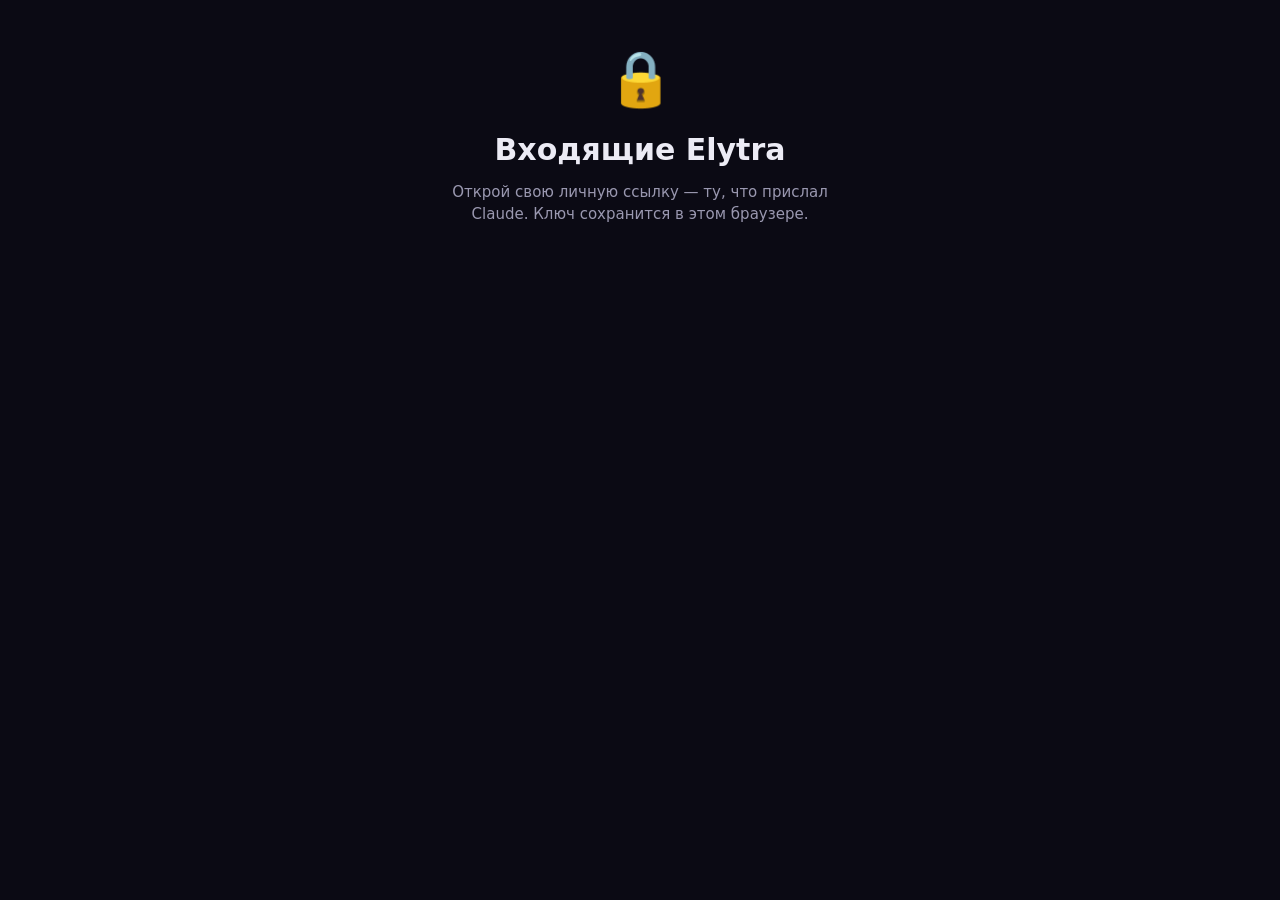
<file: docs/inbox.html>
<!DOCTYPE html>
<html lang="ru">
<head>
<meta charset="utf-8">
<meta name="viewport" content="width=device-width,initial-scale=1,viewport-fit=cover">
<meta name="robots" content="noindex">
<meta name="theme-color" content="#0b0a14">
<title>Elytra · Входящие</title>
<link rel="icon" href="favicon.png">
<link rel="apple-touch-icon" href="img/logo.png">
<link rel="manifest" href="inbox.webmanifest">
<style>
:root{--bg:#0b0a14;--panel:#13121f;--card:#1b1a2b;--line:rgba(255,255,255,.08);--text:#ecebf5;--muted:#9a98b0;--v:#8b5cf6;--p:#ec4899;--g:#22c55e}
*{box-sizing:border-box;margin:0;padding:0}
html,body{height:100%;background:var(--bg);color:var(--text);font:15px/1.45 Inter,"Segoe UI",system-ui,sans-serif}
button{font:inherit;color:inherit;cursor:pointer;border:0;background:none}
.app{display:grid;grid-template-columns:340px 1fr;height:100dvh}
.side{border-right:1px solid var(--line);display:flex;flex-direction:column;min-height:0;background:var(--panel)}
.top{display:flex;align-items:center;gap:10px;padding:16px 18px;border-bottom:1px solid var(--line)}
.top img{width:34px;height:34px;border-radius:10px}
.top h1{font-size:18px;font-weight:800;flex:1}
.status{font-size:12px;color:var(--muted);display:flex;align-items:center;gap:6px}
.dot{width:8px;height:8px;border-radius:50%;background:var(--muted)}.dot.ok{background:var(--g);box-shadow:0 0 8px var(--g)}.dot.bad{background:#ef4444}
.ibtn{width:36px;height:36px;border-radius:10px;display:grid;place-items:center;background:var(--card)}
.ibtn:hover{background:#262439}
.list{overflow-y:auto;flex:1}
.conv{display:flex;gap:12px;padding:14px 18px;border-bottom:1px solid var(--line);cursor:pointer;align-items:center}
.conv:hover{background:rgba(255,255,255,.03)}.conv.on{background:rgba(139,92,246,.14)}
.ava{width:44px;height:44px;border-radius:12px;flex:none;display:grid;place-items:center;font-weight:800;font-size:18px;color:#fff;image-rendering:pixelated;background-size:cover}
.cmeta{flex:1;min-width:0}.cmeta b{display:flex;justify-content:space-between;gap:8px}.cmeta b small{color:var(--muted);font-weight:400;font-size:12px}
.cmeta p{color:var(--muted);font-size:13px;white-space:nowrap;overflow:hidden;text-overflow:ellipsis}
.badge{background:linear-gradient(135deg,var(--v),var(--p));border-radius:99px;font-size:12px;font-weight:800;padding:1px 8px;color:#fff}
.empty{color:var(--muted);text-align:center;padding:50px 24px}
.empty .big{font-size:44px;margin-bottom:10px}
.main{display:flex;flex-direction:column;min-height:0;min-width:0}
.chead{display:flex;align-items:center;gap:12px;padding:14px 18px;border-bottom:1px solid var(--line)}
.chead .cmeta p{white-space:normal}
.back{display:none}
.msgs{flex:1;overflow-y:auto;padding:20px;display:flex;flex-direction:column;gap:10px}
.m{max-width:min(620px,80%);display:flex;flex-direction:column}
.m.p{align-self:flex-start}.m.me{align-self:flex-end;align-items:flex-end}
.b{padding:10px 14px;border-radius:16px;white-space:pre-wrap;word-break:break-word}
.m.p .b{background:var(--card);border:1px solid var(--line);border-bottom-left-radius:5px}
.m.me .b{background:linear-gradient(135deg,var(--v),#7c3aed);border-bottom-right-radius:5px}
.m small{color:var(--muted);font-size:11px;margin:4px 6px 0}
.rep{margin-top:6px;align-self:flex-start;background:rgba(139,92,246,.15);color:#c4b5fd;border-radius:10px;padding:6px 12px;font-size:13px;font-weight:600}
.compose{display:flex;gap:10px;padding:14px 18px calc(14px + env(safe-area-inset-bottom));border-top:1px solid var(--line)}
.compose textarea{flex:1;resize:none;background:var(--card);color:var(--text);border:1px solid var(--line);border-radius:14px;padding:12px 14px;font:inherit;max-height:160px}
.send{background:linear-gradient(135deg,var(--v),var(--p));border-radius:14px;padding:0 20px;font-weight:700}
.send:disabled{opacity:.5}
.ov{position:fixed;inset:0;background:rgba(0,0,0,.6);display:none;align-items:center;justify-content:center;padding:20px;z-index:9}
.ov.on{display:flex}
.dlg{background:var(--panel);border:1px solid var(--line);border-radius:20px;padding:22px;width:min(760px,100%);max-height:90dvh;display:flex;flex-direction:column;gap:12px}
.dlg h2{font-size:19px}.dlg p{color:var(--muted)}
.dlg pre{flex:1;overflow:auto;background:#07060d;border-radius:12px;padding:14px;font:12px/1.5 Consolas,monospace;white-space:pre-wrap;user-select:text}
.row{display:flex;gap:10px;justify-content:flex-end;flex-wrap:wrap}
.btn{background:var(--card);border-radius:12px;padding:10px 16px;font-weight:600;text-decoration:none;color:var(--text);display:inline-block}
.btn.main{background:linear-gradient(135deg,var(--v),var(--p))}
.btn.red{color:#fca5a5}
code{background:var(--card);padding:2px 8px;border-radius:6px;font-size:13px;user-select:all}
.lock{max-width:460px;margin:auto;text-align:center;padding:40px 24px}
.lock .big{font-size:54px}.lock h1{margin:10px 0}.lock p{color:var(--muted)}
@media (max-width:760px){
  .app{grid-template-columns:1fr}
  .app.chat .side{display:none}.app:not(.chat) .main{display:none}
  .back{display:grid}
  .m{max-width:88%}
}
</style>
</head>
<body>
<div id="root"></div>
<div class="ov" id="ov"><div class="dlg" id="dlg"></div></div>
<script>
/* elytra-box-1: X25519 + HMAC-SHA256 stream + HMAC tag (same as launcher.py) */
const BOX = (() => {
  const P = (1n << 255n) - 19n, te = new TextEncoder();
  const md = a => ((a % P) + P) % P;
  const pw = (b, e) => { let r = 1n; b = md(b); while (e > 0n) { if (e & 1n) r = r * b % P; b = b * b % P; e >>= 1n; } return r; };
  const le2n = b => { let n = 0n; for (let i = b.length - 1; i >= 0; i--) n = (n << 8n) | BigInt(b[i]); return n; };
  const n2le = n => { const o = new Uint8Array(32); for (let i = 0; i < 32; i++) { o[i] = Number(n & 255n); n >>= 8n; } return o; };
  function x25519(k, u) {
    k = Uint8Array.from(k); k[0] &= 248; k[31] &= 127; k[31] |= 64;
    const kn = le2n(k), x1 = le2n(u) & ((1n << 255n) - 1n);
    let x2 = 1n, z2 = 0n, x3 = x1, z3 = 1n, sw = 0n;
    for (let t = 254n; t >= 0n; t--) {
      const b = (kn >> t) & 1n; sw ^= b;
      if (sw) { [x2, x3] = [x3, x2]; [z2, z3] = [z3, z2]; } sw = b;
      const A = md(x2 + z2), AA = A * A % P, B = md(x2 - z2), BB = B * B % P, E = md(AA - BB);
      const C = md(x3 + z3), D = md(x3 - z3), DA = D * A % P, CB = C * B % P;
      x3 = md((DA + CB) ** 2n); z3 = md(x1 * md((DA - CB) ** 2n)); x2 = AA * BB % P; z2 = md(E * (AA + 121665n * E));
    }
    if (sw) { [x2, x3] = [x3, x2]; [z2, z3] = [z3, z2]; }
    return n2le(x2 * pw(z2, P - 2n) % P);
  }
  const base = n2le(9n), pub = k => x25519(k, base);
  const cat = (...a) => { const o = new Uint8Array(a.reduce((s, x) => s + x.length, 0)); let p = 0; for (const x of a) { o.set(x, p); p += x.length; } return o; };
  async function hmac(key, data) {
    const k = await crypto.subtle.importKey("raw", key, {name: "HMAC", hash: "SHA-256"}, false, ["sign"]);
    return new Uint8Array(await crypto.subtle.sign("HMAC", k, data));
  }
  async function keys(shared, epub, apub) {
    const k = new Uint8Array(await crypto.subtle.digest("SHA-256", cat(te.encode("elytra-box-1"), shared, epub, apub)));
    return [await hmac(k, te.encode("enc")), await hmac(k, te.encode("mac"))];
  }
  async function stream(key, nonce, n) {
    const out = new Uint8Array(Math.ceil(n / 32) * 32);
    for (let i = 0; i * 32 < n; i++) { const c = new Uint8Array(4); new DataView(c.buffer).setUint32(0, i); out.set(await hmac(key, cat(nonce, c)), i * 32); }
    return out.subarray(0, n);
  }
  const b64d = s => { s = s.replace(/-/g, "+").replace(/_/g, "/"); while (s.length % 4) s += "="; return Uint8Array.from(atob(s), c => c.charCodeAt(0)); };
  const b64e = b => btoa(String.fromCharCode(...b)).replace(/\+/g, "-").replace(/\//g, "_").replace(/=+$/, "");
  const hex = s => Uint8Array.from(s.match(/../g), h => parseInt(h, 16));
  async function inflate(b) { return new Uint8Array(await new Response(new Blob([b]).stream().pipeThrough(new DecompressionStream("deflate"))).arrayBuffer()); }
  async function deflate(b) { return new Uint8Array(await new Response(new Blob([b]).stream().pipeThrough(new CompressionStream("deflate"))).arrayBuffer()); }
  async function open(s, apriv) {
    if (!s.startsWith("E1.")) throw new Error("format");
    const raw = b64d(s.slice(3)), epub = raw.subarray(0, 32), nonce = raw.subarray(32, 48), tag = raw.subarray(48, 64), ct = raw.subarray(64);
    const apub = pub(apriv), [ek, mk] = await keys(x25519(apriv, epub), epub, apub);
    const want = (await hmac(mk, cat(nonce, ct))).subarray(0, 16);
    if (want.some((v, i) => v !== tag[i])) throw new Error("tag");
    const ks = await stream(ek, nonce, ct.length);
    return JSON.parse(new TextDecoder().decode(await inflate(ct.map((v, i) => v ^ ks[i]))));
  }
  async function seal(obj, apub) {
    const data = await deflate(te.encode(JSON.stringify(obj)));
    const eph = crypto.getRandomValues(new Uint8Array(32)), epub = pub(eph), [ek, mk] = await keys(x25519(eph, apub), epub, apub);
    const nonce = crypto.getRandomValues(new Uint8Array(16)), ks = await stream(ek, nonce, data.length), ct = data.map((v, i) => v ^ ks[i]);
    return "E1." + b64e(cat(epub, nonce, (await hmac(mk, cat(nonce, ct))).subarray(0, 16), ct));
  }
  return {open, seal, pub, hex, b64d, b64e, inflate};
})();

const LS = {get: (k, d) => { try { return JSON.parse(localStorage.getItem(k)) ?? d; } catch (e) { return d; } }, set: (k, v) => { try { localStorage.setItem(k, JSON.stringify(v)); } catch (e) {} }};
const $ = s => document.querySelector(s);
const esc = s => String(s ?? "").replace(/[&<>"]/g, c => ({"&": "&amp;", "<": "&lt;", ">": "&gt;", '"': "&quot;"}[c]));
const rid = () => [...crypto.getRandomValues(new Uint8Array(6))].map(b => b.toString(16).padStart(2, "0")).join("");

/* the private key arrives once in the link (#k=...) and stays only in this browser */
const m = location.hash.match(/k=([0-9a-f]{64})/);
if (m) { LS.set("elytra-admin-k", m[1]); history.replaceState(null, "", location.pathname); }
const KEY = LS.get("elytra-admin-k", null);
let CFG = null, convs = LS.get("elytra-convs", {}), since = LS.get("elytra-since", "all"), cur = null, online = null, firstLoad = true;
const save = () => { LS.set("elytra-convs", convs); LS.set("elytra-since", since); };

function when(ts) {
  const d = new Date(ts * 1000), now = new Date();
  return d.toDateString() === now.toDateString() ? d.toLocaleTimeString("ru", {hour: "2-digit", minute: "2-digit"}) : d.toLocaleDateString("ru", {day: "numeric", month: "short"}) + " " + d.toLocaleTimeString("ru", {hour: "2-digit", minute: "2-digit"});
}
const sorted = () => Object.entries(convs).sort((a, b) => (b[1].last || 0) - (a[1].last || 0));
const unreadTotal = () => Object.values(convs).reduce((s, c) => s + (c.unread || 0), 0);
const avaColor = s => { let h = 0; for (const ch of s) h = (h * 31 + ch.charCodeAt(0)) % 360; return `hsl(${h} 60% 45%)`; };
function ava(c) {
  const n = c.name || "?";
  return `<div class="ava" style="background-color:${avaColor(n)};background-image:url('https://mc-heads.net/avatar/${encodeURIComponent(n)}/88')">${esc(n[0].toUpperCase())}</div>`;
}

function render() {
  document.title = (unreadTotal() ? `(${unreadTotal()}) ` : "") + "Elytra · Входящие";
  if (!KEY) {
    $("#root").innerHTML = `<div class="lock"><div class="big">🔒</div><h1>Входящие Elytra</h1><p>Открой свою личную ссылку — ту, что прислал Claude. Ключ сохранится в этом браузере.</p></div>`;
    return;
  }
  const list = sorted();
  const c = cur && convs[cur];
  $("#root").innerHTML = `<div class="app ${c ? "chat" : ""}">
    <aside class="side"><div class="top"><img src="img/logo.png" alt=""><div style="flex:1"><h1>Входящие</h1>
      <div class="status"><span class="dot ${online === true ? "ok" : online === false ? "bad" : ""}"></span>${online === true ? "на связи" : online === false ? "нет связи с ntfy.sh" : "подключение…"}</div></div>
      <button class="ibtn" title="Уведомления на телефон" onclick="phoneHelp()">🔔</button></div>
      <div class="list">${list.length ? list.map(([tid, v]) => {
        const lm = v.msgs[v.msgs.length - 1] || {};
        return `<div class="conv ${tid === cur ? "on" : ""}" onclick="openConv('${tid}')">${ava(v)}<div class="cmeta"><b><span>${esc(v.name || "Игрок")}</span><small>${lm.ts ? when(lm.ts) : ""}</small></b>
          <p>${lm.from === "me" ? "Ты: " : ""}${esc(lm.text || "")}</p></div>${v.unread ? `<span class="badge">${v.unread}</span>` : ""}</div>`;
      }).join("") : `<div class="empty"><div class="big">📭</div>Пока пусто.<br>Когда игрок напишет из Elytra, сообщение появится здесь.</div>`}</div></aside>
    <main class="main">${c ? `
      <div class="chead"><button class="ibtn back" onclick="cur=null;render()">←</button>${ava(c)}<div class="cmeta"><b><span>${esc(c.name || "Игрок")}</span></b><p>Elytra ${esc(c.ver || "?")}</p></div>
        <button class="ibtn" title="Удалить чат" onclick="delConv()">🗑</button></div>
      <div class="msgs" id="msgs">${c.msgs.map((x, i) => `<div class="m ${x.from}"><div class="b">${esc(x.text)}</div>
        ${x.rep ? `<button class="rep" onclick="showRep(${i})">📄 Отчёт</button>` : ""}
        <small>${when(x.ts)}${x.from === "me" ? (x.acked ? " · ✓✓ доставлено" : " · ✓ отправлено") : ""}</small></div>`).join("")}</div>
      <div class="compose"><textarea id="txt" rows="1" placeholder="Ответ игроку…" oninput="this.style.height='auto';this.style.height=this.scrollHeight+'px'"></textarea><button class="send" id="sendBtn" onclick="reply()">Отправить</button></div>`
      : `<div class="empty" style="margin:auto"><div class="big">💬</div>Выбери чат слева</div>`}</main></div>`;
  const box = $("#msgs"); if (box) box.scrollTop = box.scrollHeight;
  const ta = $("#txt"); if (ta) ta.onkeydown = e => { if (e.key === "Enter" && !e.shiftKey) { e.preventDefault(); reply(); } };
}
function openConv(tid) { cur = tid; convs[tid].unread = 0; save(); render(); const ta = $("#txt"); if (ta && matchMedia("(min-width:761px)").matches) ta.focus(); }
function delConv() { if (!confirm("Удалить этот чат? Если игрок напишет снова, чат появится заново.")) return; delete convs[cur]; cur = null; save(); render(); }
function dialog(html) { $("#dlg").innerHTML = html; $("#ov").classList.add("on"); }
function closeDlg() { $("#ov").classList.remove("on"); }
$("#ov").onclick = e => { if (e.target.id === "ov") closeDlg(); };
function showRep(i) {
  const x = convs[cur].msgs[i];
  dialog(`<h2>📄 Отчёт игрока</h2><pre>${esc(x.rep)}</pre><div class="row"><button class="btn" onclick="navigator.clipboard.writeText(convs[cur].msgs[${i}].rep)">Скопировать</button><button class="btn main" onclick="closeDlg()">Закрыть</button></div>`);
}
function phoneHelp() {
  dialog(`<h2>🔔 Уведомления на телефон</h2>
    <p>1. Поставь бесплатное приложение <b>ntfy</b> (Google Play / App Store).</p>
    <p>2. Нажми «+», сервер оставь <b>ntfy.sh</b>, тема: <code>${esc(CFG ? CFG.inbox : "…")}</code></p>
    <p>3. Готово — когда кто-то напишет, придёт пуш «Elytra: new support message». Нажми на него и открой эту страницу.</p>
    <p>Текст сообщений в ntfy не виден: он зашифрован, прочитать его можно только здесь.</p>
    <div class="row">${"Notification" in window && Notification.permission !== "granted" ? `<button class="btn" onclick="Notification.requestPermission().then(()=>closeDlg())">Уведомления в браузере</button>` : ""}<button class="btn main" onclick="closeDlg()">Понятно</button></div>`);
}

async function publish(topic, obj) {
  const r = await fetch(`${CFG.ntfy}/${topic}`, {method: "POST", body: JSON.stringify(obj)});
  if (!r.ok) throw new Error("HTTP " + r.status);
}
async function reply() {
  const ta = $("#txt"), text = ta.value.trim(); if (!text || !cur) return;
  const btn = $("#sendBtn"); btn.disabled = true;
  const msg = {id: rid(), from: "me", text, ts: Math.floor(Date.now() / 1000), sent_at: Date.now()};
  try {
    await publish("elytra-r-" + cur, {t: "reply", id: msg.id, text, ts: msg.ts});
    convs[cur].msgs.push(msg); convs[cur].last = msg.ts; save(); render();
  } catch (e) { alert("Не отправилось: " + e.message + ". Проверь интернет."); btn.disabled = false; }
}

let notified = 0;
function notify(c, text) {
  if (document.visibilityState === "visible" && cur) return;
  try { if ("Notification" in window && Notification.permission === "granted") new Notification(c.name || "Игрок", {body: text, icon: "img/logo.png", tag: "elytra"}); } catch (e) {}
}
async function poll() {
  if (!KEY || !CFG) return;
  try {
    const r = await fetch(`${CFG.ntfy}/${CFG.inbox}/json?poll=1&since=${encodeURIComponent(since)}`);
    if (!r.ok) throw new Error(r.status);
    const lines = (await r.text()).split("\n").filter(Boolean);
    const key = BOX.hex(KEY), acks = {};
    let changed = false;
    for (const line of lines) {
      let ev; try { ev = JSON.parse(line); } catch (e) { continue; }
      if (ev.event !== "message") continue;
      since = ev.id;
      let o; try { o = await BOX.open(ev.message || "", key); } catch (e) { continue; }
      if (!/^[0-9a-f]{32}$/.test(o.tid || "")) continue;
      const c = convs[o.tid] || (convs[o.tid] = {name: "", ver: "", msgs: [], unread: 0, last: 0});
      if (o.t === "msg") {
        (acks[o.tid] = acks[o.tid] || []).push(o.id);
        if (c.msgs.some(x => x.id === o.id && x.from === "p")) continue;
        c.name = String(o.name || c.name || "Игрок").slice(0, 32); c.ver = String(o.ver || c.ver).slice(0, 16);
        c.msgs.push({id: o.id, from: "p", text: String(o.text || ""), ts: o.ts || Math.floor(Date.now() / 1000), rep: o.rep || ""});
        c.msgs.sort((a, b) => a.ts - b.ts); c.last = Math.max(c.last, o.ts || 0);
        if (o.tid !== cur || document.visibilityState !== "visible") c.unread = (c.unread || 0) + 1;
        if (!firstLoad || o.ts > Date.now() / 1000 - 600) notify(c, o.text);
        changed = true;
      } else if (o.t === "ack") {
        for (const x of c.msgs) if (x.from === "me" && (o.ids || []).includes(x.id) && !x.acked) { x.acked = true; changed = true; }
      }
    }
    for (const [tid, ids] of Object.entries(acks)) publish("elytra-r-" + tid, {t: "ack", ids: ids.slice(-50)}).catch(() => {});
    /* the player's topic keeps messages ~12 h: resend replies the launcher hasn't confirmed */
    for (const [tid, c] of Object.entries(convs)) for (const x of c.msgs)
      if (x.from === "me" && !x.acked && Date.now() - (x.sent_at || 0) > 5 * 3600e3 && Date.now() / 1000 - x.ts < 4 * 86400) {
        x.sent_at = Date.now(); changed = true; publish("elytra-r-" + tid, {t: "reply", id: x.id, text: x.text, ts: x.ts}).catch(() => {});
      }
    if (online !== true) { online = true; changed = true; }
    firstLoad = false;
    if (changed) {
      save();
      const ta = $("#txt"), keep = ta ? ta.value : "", focus = document.activeElement === ta;
      render();
      const t2 = $("#txt"); if (t2) { t2.value = keep; if (focus) t2.focus(); }
    }
  } catch (e) { if (online !== false) { online = false; render(); } }
}
document.addEventListener("visibilitychange", () => { if (document.visibilityState === "visible") { if (cur && convs[cur]) { convs[cur].unread = 0; save(); render(); } poll(); } });

(async () => {
  render();
  if (!KEY) return;
  try { CFG = await (await fetch("support.json", {cache: "no-store"})).json(); } catch (e) { online = false; render(); return; }
  if (CFG.pub !== [...BOX.pub(BOX.hex(KEY))].map(b => b.toString(16).padStart(2, "0")).join("")) {
    $("#root").innerHTML = `<div class="lock"><div class="big">⚠️</div><h1>Ключ не подходит</h1><p>Этот ключ не совпадает с ключом сайта. Открой самую свежую личную ссылку.</p></div>`; return;
  }
  poll(); setInterval(poll, 10000);
})();
</script>
</body>
</html>
</file>
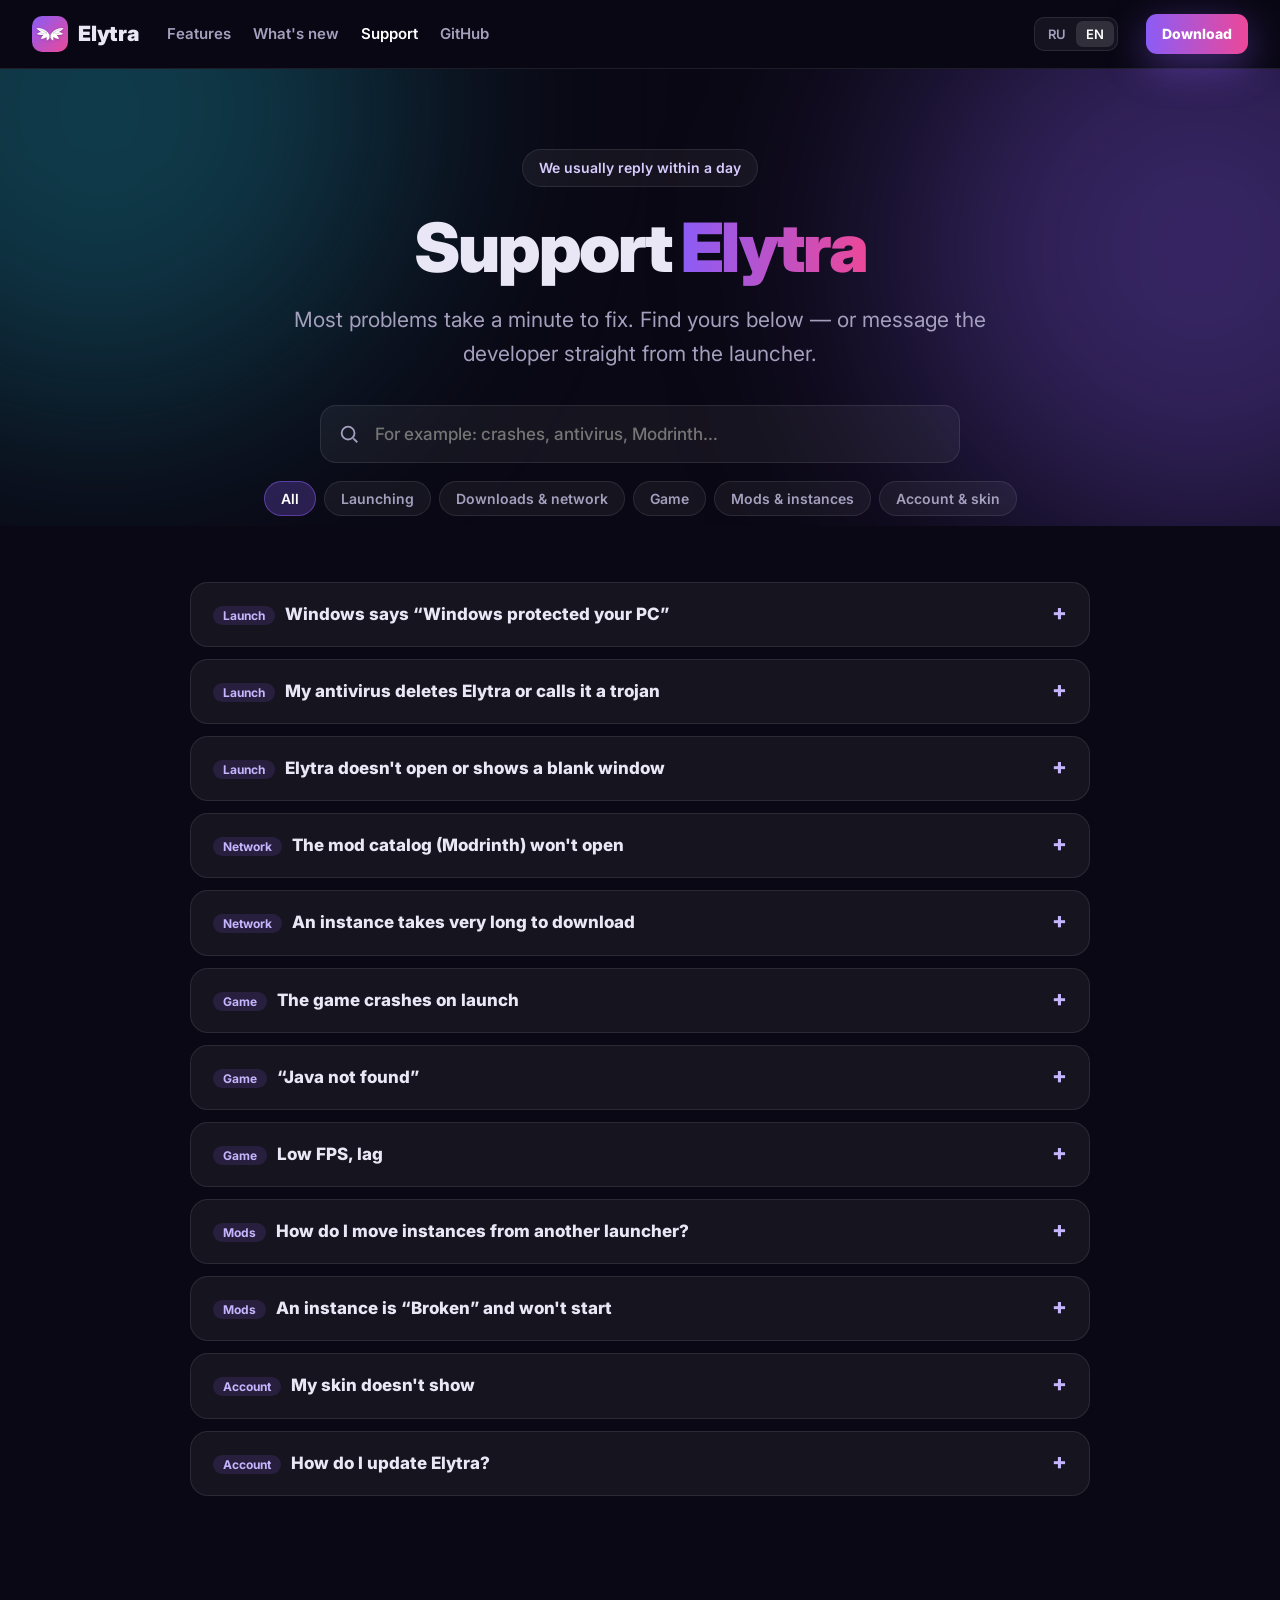
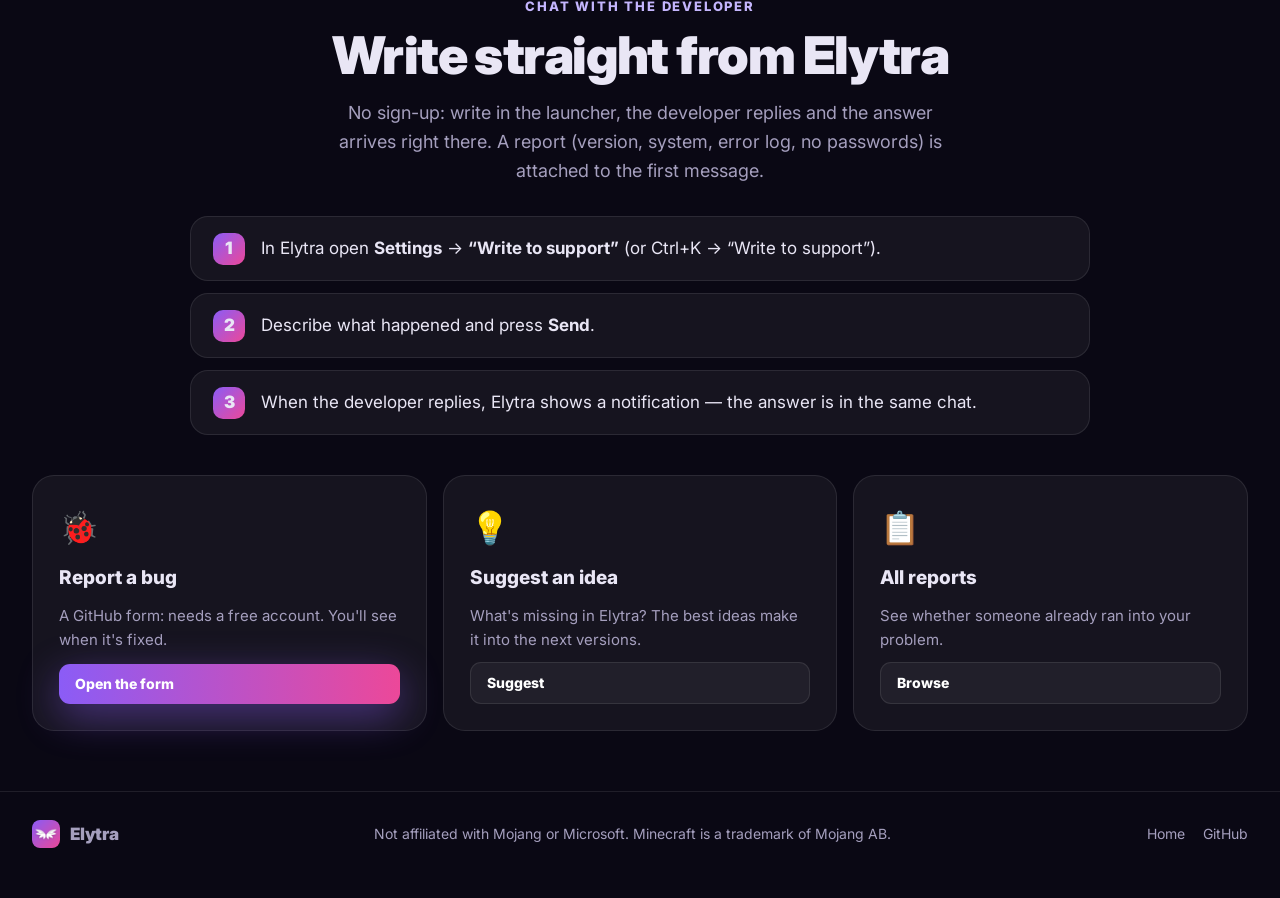
<file: docs/support.html>
<!DOCTYPE html>
<html lang="ru">
<head>
<meta charset="utf-8">
<meta name="viewport" content="width=device-width,initial-scale=1">
<title>Техподдержка — Elytra</title>
<meta name="description" content="Решения частых проблем Elytra и связь с поддержкой.">
<link rel="icon" href="favicon.png">
<link rel="preconnect" href="https://fonts.googleapis.com"><link rel="preconnect" href="https://fonts.gstatic.com" crossorigin>
<link href="https://fonts.googleapis.com/css2?family=Inter:wght@400;500;600;700;800;900&display=swap" rel="stylesheet">
<link rel="stylesheet" href="site.css">
</head>
<body>
<nav><div class="wrap">
  <a class="brand" href="index.html"><img src="img/logo.png" alt="">Elytra</a>
  <div class="links"><a href="index.html#features" data-t="n_feat">Возможности</a><a href="index.html#news" data-t="n_news">Что нового</a><a href="support.html" style="color:#fff" data-t="n_support">Поддержка</a>
    <a href="https://github.com/platonk381/elytra">GitHub</a></div>
  <div class="sp"></div>
  <div class="lang"><button data-l="ru" class="on">RU</button><button data-l="en">EN</button></div>
  <a class="btn main sm" href="https://github.com/platonk381/elytra/releases/latest/download/Elytra-Setup.exe" data-t="dl_short">Скачать</a>
</div></nav>

<header class="shero">
  <div class="glow" style="width:600px;height:600px;left:-200px;top:-260px;background:rgba(34,211,238,.25)"></div>
  <div class="glow" style="width:600px;height:600px;right:-220px;top:-120px;background:rgba(139,92,246,.35)"></div>
  <div class="wrap" style="position:relative;z-index:2">
    <div class="pill" data-t="pill">Обычно ответ — в течение дня</div>
    <h1><span data-t="h1">Техподдержка</span> <span class="grad">Elytra</span></h1>
    <p class="lead" data-t="lead">Большинство проблем решается за минуту. Найди свою ниже — или напиши разработчику прямо из лаунчера.</p>
    <div class="search"><svg viewBox="0 0 24 24" fill="none" stroke="currentColor" stroke-width="2"><circle cx="11" cy="11" r="7"/><path d="M21 21l-4.3-4.3"/></svg>
      <input id="q" placeholder="Например: вылетает, антивирус, Modrinth…" data-tp="ph"></div>
    <div class="cats" id="cats">
      <button class="cat on" data-c="all" data-t="c_all">Все</button><button class="cat" data-c="start" data-t="c_start">Запуск</button>
      <button class="cat" data-c="net" data-t="c_net">Загрузка и сеть</button><button class="cat" data-c="game" data-t="c_game">Игра</button>
      <button class="cat" data-c="mods" data-t="c_mods">Моды и сборки</button><button class="cat" data-c="acc" data-t="c_acc">Аккаунт и скин</button>
    </div>
  </div>
</header>

<section style="padding-top:20px"><div class="wrap">
  <div class="issues" id="issues">
    <details data-c="start"><summary><span><span class="tag" data-t="t_start">Запуск</span><span data-t="q1">Windows пишет «Система Windows защитила ваш компьютер»</span></span></summary>
      <div data-t="a1"><ol><li>Нажми «Подробнее».</li><li>Нажми «Выполнить в любом случае».</li></ol><p>Так Windows встречает любую программу без платной цифровой подписи. Код Elytra открыт на GitHub.</p></div></details>
    <details data-c="start"><summary><span><span class="tag" data-t="t_start">Запуск</span><span data-t="q2">Антивирус удаляет Elytra или пишет «троян»</span></span></summary>
      <div data-t="a2"><p>Это ложное срабатывание: так антивирусы реагируют на программы на Python, упакованные PyInstaller.</p><ul><li>Скачивай Elytra только с этого сайта или со страницы GitHub.</li><li>Добавь папку <code>%LOCALAPPDATA%\Programs\Elytra</code> в исключения антивируса.</li><li>Для Microsoft Defender можно отправить файл как ложное срабатывание на microsoft.com/wdsi/filesubmission.</li></ul></div></details>
    <details data-c="start"><summary><span><span class="tag" data-t="t_start">Запуск</span><span data-t="q3">Elytra не открывается или открывается пустое окно</span></span></summary>
      <div data-t="a3"><ol><li>Открой Диспетчер задач (Ctrl+Shift+Esc) и сними задачу у всех «Elytra».</li><li>Запусти Elytra снова.</li><li>Если окно пустое — обнови Microsoft Edge WebView2 (обычно стоит в Windows 10/11, скачивается с сайта Microsoft).</li><li>Не помогло — переустанови Elytra через Elytra-Setup.exe: сборки и миры сохранятся.</li></ol></div></details>
    <details data-c="net"><summary><span><span class="tag" data-t="t_net">Сеть</span><span data-t="q4">Не открывается каталог модов (Modrinth)</span></span></summary>
      <div data-t="a4"><ol><li>Открой Настройки → Источники загрузки и подожди 10 секунд проверки.</li><li>Если Modrinth «недоступен» — выбери «Только зеркала».</li><li>Проверь интернет и VPN: в логе это видно как «Нет связи с …».</li></ol></div></details>
    <details data-c="net"><summary><span><span class="tag" data-t="t_net">Сеть</span><span data-t="q5">Сборка качается очень долго</span></span></summary>
      <div data-t="a5"><ul><li>Первая установка новой версии Minecraft скачивает несколько сотен мегабайт — это нормально. Следующие сборки на той же версии создаются почти мгновенно.</li><li>Forge и NeoForge всегда ставятся дольше: после скачивания запускается их собственный установщик.</li><li>Пока ждёшь — нажми «Поиграть, пока ждём» в уведомлении.</li></ul></div></details>
    <details data-c="game"><summary><span><span class="tag" data-t="t_game">Игра</span><span data-t="q6">Игра вылетает при запуске</span></span></summary>
      <div data-t="a6"><ol><li>Открой сборку → «Ещё» → «Доктор»: он найдёт конфликтующие моды и нехватку памяти.</li><li>Нажми «Починить» — Elytra перепроверит все файлы игры.</li><li>Попробуй отключить недавно добавленные моды.</li><li>Не помогло — отправь отчёт (см. ниже), приложи лог.</li></ol></div></details>
    <details data-c="game"><summary><span><span class="tag" data-t="t_game">Игра</span><span data-t="q7">«Java не найдена»</span></span></summary>
      <div data-t="a7"><p>Нажми «Починить» у сборки — Elytra сама скачает нужную Java. Если в Настройках указан свой путь к Java, очисти поле.</p></div></details>
    <details data-c="game"><summary><span><span class="tag" data-t="t_game">Игра</span><span data-t="q8">Мало FPS, лагает</span></span></summary>
      <div data-t="a8"><ul><li>Открой сборку и нажми «Ускорить» — поставятся моды оптимизации.</li><li>В Настройках сборки дай игре больше памяти (обычно 4–6 ГБ хватает).</li><li>Шейдеры сильно нагружают видеокарту — попробуй без них.</li></ul></div></details>
    <details data-c="mods"><summary><span><span class="tag" data-t="t_mods">Моды</span><span data-t="q9">Как перенести сборки из другого лаунчера?</span></span></summary>
      <div data-t="a9"><p>Библиотека → «Перенести из другого лаунчера». Elytra сама найдёт сборки Modrinth App, CurseForge, Prism, MultiMC, TLauncher и официального лаунчера.</p></div></details>
    <details data-c="mods"><summary><span><span class="tag" data-t="t_mods">Моды</span><span data-t="q10">Сборка «Сломана» и не запускается</span></span></summary>
      <div data-t="a10"><p>Так бывает, если закрыть Elytra во время установки. Нажми «Починить» — установка продолжится. Сборку также можно удалить.</p></div></details>
    <details data-c="acc"><summary><span><span class="tag" data-t="t_acc">Аккаунт</span><span data-t="q11">Не отображается скин</span></span></summary>
      <div data-t="a11"><p>Скин берётся по нику с серверов Mojang. Если ник не привязан к лицензии — показывается стандартный скин. Проверь ник в Настройках.</p></div></details>
    <details data-c="acc"><summary><span><span class="tag" data-t="t_acc">Аккаунт</span><span data-t="q12">Как обновить Elytra?</span></span></summary>
      <div data-t="a12"><p>Elytra сама покажет баннер «Доступна новая версия» — нажми «Обновить». Если что-то пошло не так, скачай Elytra-Setup.exe с этого сайта и запусти поверх.</p></div></details>
  </div>
  <p class="nores" id="nores" data-t="nores">Ничего не нашлось — отправь отчёт, разберёмся.</p>

  <div class="center reveal" style="margin-top:100px"><div class="kick" data-t="k_rep">Чат с разработчиком</div><h2 data-t="h_rep">Напиши прямо из Elytra</h2>
    <p class="sub" data-t="p_rep">Без регистрации: пишешь в лаунчере — разработчик отвечает, ответ приходит туда же. К первому сообщению прикладывается отчёт (версия, система, лог ошибок) — без паролей.</p></div>
  <div class="steps2" data-t="rep_steps">
    <div>В Elytra открой <b>Настройки</b> → <b>«Написать в поддержку»</b> (или Ctrl+K → «Написать в поддержку»).</div>
    <div>Опиши, что случилось, и нажми <b>«Отправить»</b>.</div>
    <div>Когда разработчик ответит, Elytra покажет уведомление — ответ будет в том же чате.</div>
  </div>

  <div class="contact">
    <div class="ccard"><div class="e">🐞</div><h3 data-t="cc1">Сообщить об ошибке</h3><p data-t="cc1d">Форма на GitHub: нужен бесплатный аккаунт. Видно, когда ошибку исправят.</p>
      <a class="btn main sm" href="https://github.com/platonk381/elytra/issues/new?template=bug_report.yml" data-t="cc1b">Открыть форму</a></div>
    <div class="ccard"><div class="e">💡</div><h3 data-t="cc2">Предложить идею</h3><p data-t="cc2d">Чего не хватает в Elytra? Лучшие идеи попадают в следующие версии.</p>
      <a class="btn ghost sm" href="https://github.com/platonk381/elytra/issues/new?template=idea.yml" data-t="cc2b">Предложить</a></div>
    <div class="ccard"><div class="e">📋</div><h3 data-t="cc3">Все обращения</h3><p data-t="cc3d">Посмотри, может, с твоей проблемой уже кто-то сталкивался.</p>
      <a class="btn ghost sm" href="https://github.com/platonk381/elytra/issues" data-t="cc3b">Смотреть</a></div>
  </div>
</div></section>

<footer><div class="wrap">
  <div class="brand" style="font-size:17px"><img src="img/logo.png" alt="" style="width:28px;height:28px;border-radius:8px">Elytra</div>
  <div data-t="disc">Не связано с Mojang и Microsoft. Minecraft — товарный знак Mojang AB.</div>
  <div class="fl"><a href="index.html" data-t="home">Главная</a><a href="https://github.com/platonk381/elytra">GitHub</a></div>
</div></footer>

<script>
const EN = {
  n_feat:"Features", n_news:"What's new", n_support:"Support", dl_short:"Download", pill:"We usually reply within a day", h1:"Support",
  lead:"Most problems take a minute to fix. Find yours below — or message the developer straight from the launcher.", ph:"For example: crashes, antivirus, Modrinth…",
  c_all:"All", c_start:"Launching", c_net:"Downloads & network", c_game:"Game", c_mods:"Mods & instances", c_acc:"Account & skin",
  t_start:"Launch", t_net:"Network", t_game:"Game", t_mods:"Mods", t_acc:"Account",
  q1:"Windows says “Windows protected your PC”", a1:"<ol><li>Click “More info”.</li><li>Click “Run anyway”.</li></ol><p>Windows shows this for any program without a paid code-signing certificate. Elytra's code is open on GitHub.</p>",
  q2:"My antivirus deletes Elytra or calls it a trojan", a2:"<p>It's a false positive: antivirus heuristics often flag Python programs packed with PyInstaller.</p><ul><li>Only download Elytra from this site or its GitHub page.</li><li>Add <code>%LOCALAPPDATA%\\Programs\\Elytra</code> to your antivirus exclusions.</li><li>For Microsoft Defender you can submit the file as a false positive at microsoft.com/wdsi/filesubmission.</li></ul>",
  q3:"Elytra doesn't open or shows a blank window", a3:"<ol><li>Open Task Manager (Ctrl+Shift+Esc) and end every “Elytra” task.</li><li>Start Elytra again.</li><li>Blank window — update Microsoft Edge WebView2 (normally built into Windows 10/11).</li><li>Still nothing — reinstall with Elytra-Setup.exe: your instances and worlds are kept.</li></ol>",
  q4:"The mod catalog (Modrinth) won't open", a4:"<ol><li>Open Settings → Download sources and wait 10 seconds for the check.</li><li>If Modrinth is “unreachable”, choose “Mirrors only”.</li><li>Check your internet and VPN: the log shows it as “No connection to …”.</li></ol>",
  q5:"An instance takes very long to download", a5:"<ul><li>The first install of a new Minecraft version downloads a few hundred megabytes — that's normal. Later instances on the same version are created almost instantly.</li><li>Forge and NeoForge always take longer: their own installer runs after the download.</li><li>While you wait — press “Play while you wait” in the notification.</li></ul>",
  q6:"The game crashes on launch", a6:"<ol><li>Open the instance → “More” → “Doctor”: it finds conflicting mods and low memory.</li><li>Press “Repair” — Elytra re-checks every game file.</li><li>Try disabling recently added mods.</li><li>Still crashing — send a report (see below) with the log.</li></ol>",
  q7:"“Java not found”", a7:"<p>Press “Repair” on the instance — Elytra downloads the right Java itself. If you set a custom Java path in Settings, clear it.</p>",
  q8:"Low FPS, lag", a8:"<ul><li>Open the instance and press “Boost” to install performance mods.</li><li>Give the game more memory in the instance settings (4–6 GB is usually enough).</li><li>Shaders are heavy on the GPU — try without them.</li></ul>",
  q9:"How do I move instances from another launcher?", a9:"<p>Library → “Move from another launcher”. Elytra finds instances from Modrinth App, CurseForge, Prism, MultiMC, TLauncher and the official launcher.</p>",
  q10:"An instance is “Broken” and won't start", a10:"<p>This happens if Elytra was closed during an install. Press “Repair” to finish it, or delete the instance.</p>",
  q11:"My skin doesn't show", a11:"<p>The skin is fetched by nickname from Mojang's servers. If the nickname isn't a licensed account, the default skin is shown. Check your nickname in Settings.</p>",
  q12:"How do I update Elytra?", a12:"<p>Elytra shows a “New version available” banner — press “Update”. If something goes wrong, download Elytra-Setup.exe from this site and run it over the old one.</p>",
  nores:"Nothing found — send a report and we'll sort it out.", k_rep:"Chat with the developer", h_rep:"Write straight from Elytra",
  p_rep:"No sign-up: write in the launcher, the developer replies and the answer arrives right there. A report (version, system, error log, no passwords) is attached to the first message.",
  rep_steps:"<div>In Elytra open <b>Settings</b> → <b>“Write to support”</b> (or Ctrl+K → “Write to support”).</div><div>Describe what happened and press <b>Send</b>.</div><div>When the developer replies, Elytra shows a notification — the answer is in the same chat.</div>",
  cc1:"Report a bug", cc1d:"A GitHub form: needs a free account. You'll see when it's fixed.", cc1b:"Open the form",
  cc2:"Suggest an idea", cc2d:"What's missing in Elytra? The best ideas make it into the next versions.", cc2b:"Suggest",
  cc3:"All reports", cc3d:"See whether someone already ran into your problem.", cc3b:"Browse",
  disc:"Not affiliated with Mojang or Microsoft. Minecraft is a trademark of Mojang AB.", home:"Home"
};
const RU = {}, RUP = {};
document.querySelectorAll("[data-t]").forEach(el => RU[el.dataset.t] = el.innerHTML);
document.querySelectorAll("[data-tp]").forEach(el => RUP[el.dataset.tp] = el.placeholder);
function setLang(l) {
  const d = l === "en" ? EN : RU;
  document.querySelectorAll("[data-t]").forEach(el => { if (d[el.dataset.t]) el.innerHTML = d[el.dataset.t]; });
  document.querySelectorAll("[data-tp]").forEach(el => el.placeholder = l === "en" ? EN[el.dataset.tp] : RUP[el.dataset.tp]);
  document.querySelectorAll(".lang button").forEach(b => b.classList.toggle("on", b.dataset.l === l));
  document.documentElement.lang = l; document.title = l === "en" ? "Support — Elytra" : "Техподдержка — Elytra";
  try { localStorage.setItem("elytra-lang", l); } catch (e) {}
  filter();
}
let cat = "all";
function filter() {
  const q = document.getElementById("q").value.trim().toLowerCase();
  let shown = 0;
  document.querySelectorAll("#issues details").forEach(d => {
    const ok = (cat === "all" || d.dataset.c === cat) && (!q || d.textContent.toLowerCase().includes(q));
    d.style.display = ok ? "" : "none"; if (ok) shown++;
    if (q && ok) d.open = true;
  });
  document.getElementById("nores").style.display = shown ? "none" : "block";
}
document.getElementById("q").addEventListener("input", filter);
document.querySelectorAll(".cat").forEach(b => b.onclick = () => { cat = b.dataset.c; document.querySelectorAll(".cat").forEach(x => x.classList.toggle("on", x === b)); filter(); });
document.querySelectorAll(".lang button").forEach(b => b.onclick = () => setLang(b.dataset.l));
let start = "ru";
try { start = localStorage.getItem("elytra-lang") || (navigator.language || "ru").slice(0, 2); } catch (e) {}
if (start === "en" || !["ru", "uk", "be", "kk"].includes(start)) setLang("en");
const io = new IntersectionObserver(es => es.forEach(e => { if (e.isIntersecting) { e.target.classList.add("in"); io.unobserve(e.target); } }), {threshold: .12});
document.querySelectorAll(".reveal").forEach(el => io.observe(el));
</script>
</body>
</html>
</file>
<file: docs/site.css>
:root{--bg:#0a0814;--card:rgba(255,255,255,.05);--line:rgba(255,255,255,.09);--text:#e9e6f5;--muted:#a59fbe;--v:#8b5cf6;--p:#ec4899;--g:#1bd96a;--c:#22d3ee}
*{box-sizing:border-box;margin:0;padding:0}
html{scroll-behavior:smooth;background:var(--bg)}
body{font-family:Inter,system-ui,sans-serif;font-size:17px;color:var(--text);line-height:1.6;overflow-x:hidden;-webkit-font-smoothing:antialiased}
a{color:inherit;text-decoration:none}
img{display:block;max-width:100%}
.wrap{max-width:1320px;margin:0 auto;padding:0 32px}
.glow{position:absolute;border-radius:50%;filter:blur(120px);pointer-events:none;z-index:0}
.grad{background:linear-gradient(90deg,var(--v),var(--p));-webkit-background-clip:text;background-clip:text;color:transparent}
/* nav */
nav{position:sticky;top:0;z-index:50;backdrop-filter:blur(18px);background:rgba(10,8,20,.65);border-bottom:1px solid var(--line)}
nav .wrap{display:flex;align-items:center;gap:28px;height:68px}
.brand{display:flex;align-items:center;gap:10px;font-weight:900;font-size:21px;letter-spacing:-.01em}
.brand img{width:36px;height:36px;border-radius:10px}
.links{display:flex;gap:22px;font-size:15px;font-weight:600;color:var(--muted)}
.links a:hover{color:#fff}
.sp{flex:1}
.lang{display:flex;background:var(--card);border:1px solid var(--line);border-radius:10px;padding:3px}
.lang button{background:none;border:0;color:var(--muted);font:600 13px Inter,sans-serif;padding:5px 10px;border-radius:7px;cursor:pointer}
.lang button.on{background:rgba(255,255,255,.12);color:#fff}
.btn{display:inline-flex;align-items:center;gap:10px;font-weight:800;border-radius:14px;padding:14px 24px;font-size:16px;cursor:pointer;border:0;transition:transform .15s,box-shadow .15s,background .15s}
.btn svg{width:20px;height:20px}
.btn.main{background:linear-gradient(90deg,var(--v),var(--p));color:#fff;box-shadow:0 12px 40px rgba(139,92,246,.45)}
.btn.main:hover{transform:translateY(-2px);box-shadow:0 18px 50px rgba(236,72,153,.5)}
.btn.ghost{background:var(--card);border:1px solid var(--line);color:#fff}
.btn.ghost:hover{background:rgba(255,255,255,.1)}
.btn.sm{padding:9px 16px;font-size:14px;border-radius:11px}
/* hero */
.hero{position:relative;padding:90px 0 40px;text-align:center;overflow:hidden}
.pill{display:inline-flex;align-items:center;gap:8px;background:var(--card);border:1px solid var(--line);border-radius:99px;padding:7px 16px;font-size:14px;font-weight:600;color:#d8ccff;margin-bottom:26px}
.pill b{background:var(--g);color:#06210f;border-radius:99px;padding:1px 8px;font-size:12px}
h1{font-size:clamp(42px,7vw,84px);line-height:1;font-weight:900;letter-spacing:-.035em;margin-bottom:22px}
.lead{font-size:clamp(17px,2vw,21px);color:var(--muted);max-width:720px;margin:0 auto 34px}
.cta{display:flex;gap:14px;justify-content:center;flex-wrap:wrap}
.note{font-size:13px;color:var(--muted);margin-top:14px}
.shot{position:relative;z-index:2;margin:64px auto 0;max-width:1200px;border-radius:22px;overflow:hidden;border:1px solid rgba(255,255,255,.14);
  box-shadow:0 50px 140px rgba(0,0,0,.65),0 0 0 1px rgba(255,255,255,.04),0 0 160px rgba(139,92,246,.35);transform:perspective(2200px) rotateX(9deg);transition:transform .6s}
.shot:hover{transform:perspective(2200px) rotateX(0)}
/* stats */
.stats{display:grid;grid-template-columns:repeat(4,1fr);gap:16px;margin:80px 0 0}
.stat{background:var(--card);border:1px solid var(--line);border-radius:20px;padding:22px;text-align:center}
.stat b{display:block;font-size:34px;font-weight:900;letter-spacing:-.02em}
.stat span{color:var(--muted);font-size:14px;font-weight:600}
/* sections */
section{position:relative;padding:110px 0 0}
.kick{color:#c4b5fd;font-weight:800;font-size:13px;letter-spacing:.14em;text-transform:uppercase;margin-bottom:12px}
h2{font-size:clamp(32px,4.5vw,52px);line-height:1.05;font-weight:900;letter-spacing:-.03em;margin-bottom:16px}
.sub{color:var(--muted);font-size:18px;max-width:640px}
.center{text-align:center}.center .sub{margin:0 auto}
.feats{display:grid;grid-template-columns:repeat(3,1fr);gap:18px;margin-top:48px}
.feat{background:var(--card);border:1px solid var(--line);border-radius:22px;padding:26px;transition:transform .2s,border-color .2s,background .2s}
.feat:hover{transform:translateY(-4px);border-color:rgba(139,92,246,.45);background:rgba(139,92,246,.07)}
.feat .ic{width:50px;height:50px;border-radius:14px;display:grid;place-items:center;font-size:26px;margin-bottom:16px;background:linear-gradient(135deg,rgba(139,92,246,.35),rgba(236,72,153,.25))}
.feat h3{font-size:19px;font-weight:800;margin-bottom:6px}
.feat p{color:var(--muted);font-size:15px}
/* split showcase */
.split{display:grid;grid-template-columns:1fr 1.25fr;gap:56px;align-items:center;margin-top:30px}
.split.rev{grid-template-columns:1.25fr 1fr}
.split.rev .txt{order:2}
.split img{border-radius:18px;border:1px solid rgba(255,255,255,.12);box-shadow:0 30px 90px rgba(0,0,0,.55)}
.split ul{list-style:none;margin-top:22px;display:grid;gap:12px}
.split li{display:flex;gap:12px;color:var(--text);font-size:16px}
.split li::before{content:"";flex:none;width:22px;height:22px;border-radius:7px;margin-top:2px;
  background:url("data:image/svg+xml,%3Csvg xmlns='http://www.w3.org/2000/svg' viewBox='0 0 24 24' fill='none' stroke='white' stroke-width='3.5'%3E%3Cpath d='M5 13l4 4L19 7'/%3E%3C/svg%3E") center/14px no-repeat,linear-gradient(135deg,var(--v),var(--p))}
.duo{display:grid;grid-template-columns:.7fr 1.3fr;gap:20px;align-items:end}
.duo img:first-child{max-height:560px;object-fit:cover}
/* steps */
.steps{display:grid;grid-template-columns:repeat(3,1fr);gap:18px;margin-top:48px;counter-reset:s}
.step{background:var(--card);border:1px solid var(--line);border-radius:22px;padding:28px;position:relative}
.step::before{counter-increment:s;content:counter(s);position:absolute;top:22px;right:24px;font-size:56px;font-weight:900;line-height:1;opacity:.12}
.step h3{font-size:19px;font-weight:800;margin:10px 0 6px}.step p{color:var(--muted);font-size:15px}
.step .e{font-size:30px}
/* faq */
.faq{max-width:820px;margin:44px auto 0;display:grid;gap:12px}
details{background:var(--card);border:1px solid var(--line);border-radius:18px;padding:18px 22px}
summary{cursor:pointer;font-weight:800;font-size:17px;list-style:none;display:flex;justify-content:space-between;gap:16px}
summary::-webkit-details-marker{display:none}
summary::after{content:"+";font-size:22px;line-height:1;color:#c4b5fd;transition:transform .2s}
details[open] summary::after{transform:rotate(45deg)}
details p{color:var(--muted);margin-top:10px;font-size:15px}
/* final cta */
.final{margin:110px 0 0;border-radius:32px;padding:70px 30px;text-align:center;position:relative;overflow:hidden;
  background:radial-gradient(circle at 20% 0%,rgba(139,92,246,.55),transparent 55%),radial-gradient(circle at 90% 100%,rgba(236,72,153,.45),transparent 55%),#140f28;border:1px solid rgba(255,255,255,.12)}
.final img{width:84px;height:84px;border-radius:24px;margin:0 auto 20px;box-shadow:0 20px 60px rgba(139,92,246,.6)}
footer{padding:60px 0 50px;color:var(--muted);font-size:14px}
footer .wrap{display:flex;gap:20px;flex-wrap:wrap;align-items:center;justify-content:space-between;border-top:1px solid var(--line);padding-top:28px}
footer .fl{display:flex;gap:18px}
footer a:hover{color:#fff}
.reveal{opacity:0;transform:translateY(28px);transition:opacity .8s,transform .8s}
.reveal.in{opacity:1;transform:none}
@media (max-width:900px){
  .links{display:none}.stats{grid-template-columns:repeat(2,1fr)}.feats,.steps{grid-template-columns:1fr}
  .split,.split.rev{grid-template-columns:1fr;gap:28px}.split.rev .txt{order:0}.duo{grid-template-columns:1fr}
  .shot{transform:none}.hero{padding-top:60px}nav .btn.sm{display:none}
}

/* news + support banner */
.news{max-width:900px;margin:44px auto 0;display:grid;gap:14px}
.newsitem{background:var(--card);border:1px solid var(--line);border-radius:20px;padding:22px 26px}
.newsitem .nh{display:flex;align-items:center;gap:12px;flex-wrap:wrap}
.newsitem .nh b{font-size:19px}
.tagnew{background:var(--g);color:#06210f;font-size:12px;font-weight:800;border-radius:99px;padding:2px 10px}
.nd{margin-left:auto;color:var(--muted);font-size:14px}
.newsitem ul{margin:12px 0 0 20px;color:var(--muted)}
.newsitem li{margin:4px 0}
.supbanner{display:grid;grid-template-columns:1.3fr 1fr;gap:30px;align-items:center;background:linear-gradient(120deg,rgba(34,211,238,.12),rgba(139,92,246,.14));border:1px solid var(--line);border-radius:28px;padding:44px}
.supbtns{display:flex;gap:12px;flex-wrap:wrap;justify-content:flex-end}
/* support page */
.shero{padding:80px 0 10px;text-align:center;position:relative;overflow:hidden}
.shero h1{font-size:clamp(40px,6vw,68px)}
.search{max-width:640px;margin:30px auto 0;position:relative}
.search input{width:100%;background:var(--card);border:1px solid var(--line);border-radius:16px;padding:18px 20px 18px 54px;color:#fff;font:500 17px Inter,sans-serif;outline:none}
.search input:focus{border-color:rgba(139,92,246,.6);box-shadow:0 0 0 4px rgba(139,92,246,.18)}
.search svg{position:absolute;left:18px;top:50%;transform:translateY(-50%);width:22px;height:22px;color:var(--muted)}
.cats{display:flex;gap:8px;justify-content:center;flex-wrap:wrap;margin-top:18px}
.cat{background:var(--card);border:1px solid var(--line);color:var(--muted);border-radius:99px;padding:8px 16px;font:600 14px Inter,sans-serif;cursor:pointer}
.cat.on{background:rgba(139,92,246,.25);border-color:rgba(139,92,246,.5);color:#fff}
.issues{max-width:900px;margin:36px auto 0;display:grid;gap:12px}
.issues details .tag{font-size:12px;font-weight:700;color:#c4b5fd;background:rgba(139,92,246,.15);border-radius:99px;padding:2px 10px;margin-right:10px}
.issues details ol,.issues details ul{color:var(--muted);margin:10px 0 0 22px;font-size:15px}
.issues details li{margin:5px 0}
.issues code{background:rgba(255,255,255,.08);border-radius:6px;padding:1px 6px;font-size:14px}
.nores{text-align:center;color:var(--muted);display:none;margin-top:20px}
.contact{display:grid;grid-template-columns:repeat(3,1fr);gap:16px;margin-top:40px}
.ccard{background:var(--card);border:1px solid var(--line);border-radius:22px;padding:26px;display:flex;flex-direction:column;gap:10px}
.ccard .e{font-size:32px}.ccard h3{font-size:19px;font-weight:800}.ccard p{color:var(--muted);font-size:15px;flex:1}
.steps2{counter-reset:s2;display:grid;gap:12px;max-width:900px;margin:30px auto 0}
.steps2 div{background:var(--card);border:1px solid var(--line);border-radius:18px;padding:18px 22px 18px 70px;position:relative}
.steps2 div::before{counter-increment:s2;content:counter(s2);position:absolute;left:22px;top:16px;width:32px;height:32px;border-radius:10px;background:linear-gradient(135deg,var(--v),var(--p));display:grid;place-items:center;font-weight:900}
@media (max-width:900px){.supbanner{grid-template-columns:1fr;padding:30px}.supbtns{justify-content:flex-start}.contact{grid-template-columns:1fr}}

.donbox{display:flex;gap:24px;align-items:center;flex-wrap:wrap;padding:34px;border-radius:28px;border:1px solid rgba(236,72,153,.3);background:linear-gradient(135deg,rgba(236,72,153,.14),rgba(139,92,246,.12))}
.donheart{width:64px;height:64px;border-radius:20px;display:grid;place-items:center;font-size:30px;background:linear-gradient(135deg,#ec4899,#8b5cf6);flex:none}
.donthanks{flex-basis:100%}.donthanks b{font-size:14px;color:var(--muted)}
.donnames{display:flex;flex-wrap:wrap;gap:8px;margin-top:10px}
.donnames span{background:rgba(255,255,255,.08);border-radius:99px;padding:6px 14px;font-size:14px;font-weight:600}
</file>
<file: ui/style.css>
:root{
  --bg:#16181c; --bg2:#1d1f24; --raised:#26292f; --btn:#33363d; --btn-h:#3d414a;
  --text:#b0bac5; --contrast:#ecf9fb; --muted:#7a838d; --brand:#1bd96a; --brand-d:#13b056;
  --brand-bg:rgba(27,217,106,.12); --red:#ff496e; --orange:#ffa347; --blue:#4f9cff; --purple:#bc3fbc;
  --r:16px; --r-sm:10px; --shadow:0 8px 30px rgba(0,0,0,.35);
}
*{box-sizing:border-box;margin:0;padding:0}
html,body{height:100%;background:var(--bg);color:var(--text);font:14px/1.45 "Inter","Segoe UI",system-ui,sans-serif;overflow:hidden;user-select:none}
button,input,select{font:inherit;color:inherit}
img{display:block}
::-webkit-scrollbar{width:10px}::-webkit-scrollbar-thumb{background:var(--btn);border-radius:10px;border:3px solid var(--bg)}
svg.i{width:20px;height:20px;fill:none;stroke:currentColor;stroke-width:2;stroke-linecap:round;stroke-linejoin:round;flex:none}

#app{display:grid;grid-template-columns:72px 1fr;grid-template-rows:56px 1fr;height:100vh}
/* --- навигация --- */
#rail{grid-row:1/3;background:var(--bg2);display:flex;flex-direction:column;align-items:center;padding:12px 0;gap:6px;border-right:1px solid #ffffff08}
.logo{width:42px;height:42px;border-radius:12px;background:linear-gradient(135deg,var(--brand),#0e9e8f);display:grid;place-items:center;color:#0b2416;font-weight:900;font-size:20px;margin-bottom:14px;box-shadow:0 4px 18px rgba(27,217,106,.35)}
.nav{width:48px;height:48px;border-radius:14px;display:grid;place-items:center;color:var(--muted);background:none;border:0;cursor:pointer;position:relative;transition:.15s}
.nav:hover{background:var(--raised);color:var(--contrast)}
.nav.on{background:var(--brand-bg);color:var(--brand)}
.nav .tip{position:absolute;left:58px;background:#000c;color:#fff;padding:5px 10px;border-radius:8px;font-size:12px;white-space:nowrap;pointer-events:none;opacity:0;transform:translateX(-4px);transition:.15s;z-index:50}
.nav:hover .tip{opacity:1;transform:none}
.rail-sep{width:28px;height:1px;background:#ffffff14;margin:6px 0}
.rail-inst{width:44px;height:44px;border-radius:12px;overflow:hidden;cursor:pointer;position:relative;transition:.15s;border:2px solid transparent}
.rail-inst:hover{border-color:var(--brand)}
.rail-inst .dot{position:absolute;right:2px;bottom:2px;width:10px;height:10px;border-radius:50%;background:var(--brand);border:2px solid var(--bg2)}
.spacer{flex:1}
/* --- верхняя панель --- */
#top{display:flex;align-items:center;gap:12px;padding:0 24px;border-bottom:1px solid #ffffff08}
#crumb{font-weight:700;color:var(--contrast);font-size:16px}
#crumb span{color:var(--muted);font-weight:500}
.chip{display:flex;align-items:center;gap:8px;background:var(--raised);padding:6px 12px;border-radius:999px;font-size:13px}
.chip .pulse{width:8px;height:8px;border-radius:50%;background:var(--brand);box-shadow:0 0 0 0 var(--brand);animation:pulse 1.6s infinite}
@keyframes pulse{70%{box-shadow:0 0 0 8px transparent}100%{box-shadow:0 0 0 0 transparent}}
.avatar{width:32px;height:32px;border-radius:9px;image-rendering:pixelated;background:var(--btn)}
#main{overflow-y:auto;padding:28px 32px 80px;scroll-behavior:smooth}
.page{animation:fade .25s ease}
@keyframes fade{from{opacity:0;transform:translateY(6px)}}
h1{color:var(--contrast);font-size:28px;font-weight:800;letter-spacing:-.02em}
h2{color:var(--contrast);font-size:20px;font-weight:700;margin:30px 0 14px;display:flex;align-items:center;gap:10px}
h2 a{margin-left:auto;font-size:13px;font-weight:600;color:var(--brand);cursor:pointer}
/* --- кнопки --- */
.btn{display:inline-flex;align-items:center;justify-content:center;gap:8px;height:38px;padding:0 16px;border-radius:12px;border:0;background:var(--btn);color:var(--contrast);font-weight:600;cursor:pointer;transition:.15s;white-space:nowrap}
.btn:hover{background:var(--btn-h)}
.btn:active{transform:scale(.97)}
.btn.brand{background:var(--brand);color:#0b2416}
.btn.brand:hover{background:#2ee67a;box-shadow:0 4px 20px rgba(27,217,106,.35)}
.btn.red{background:var(--red);color:#fff}
.btn.ghost{background:none}.btn.ghost:hover{background:var(--raised)}
.btn.icon{width:38px;padding:0}
.btn.big{height:46px;padding:0 22px;font-size:15px;border-radius:14px}
.btn[disabled]{opacity:.45;pointer-events:none}
.input,select.input{height:40px;background:var(--bg2);border:2px solid transparent;border-radius:12px;padding:0 14px;outline:none;transition:.15s;color:var(--contrast)}
.input:focus{border-color:var(--brand)}
select.input{cursor:pointer;padding-right:10px}
.search{position:relative;flex:1}
.search svg{position:absolute;left:14px;top:10px;color:var(--muted)}
.search .input{width:100%;padding-left:44px;height:42px;background:var(--raised)}
/* --- герой --- */
.hero{position:relative;border-radius:22px;padding:34px;overflow:hidden;background:linear-gradient(120deg,#11331f 0%,#16241f 45%,#1d1f24 100%);border:1px solid #ffffff0d}
.hero::after{content:"";position:absolute;right:-60px;top:-60px;width:320px;height:320px;border-radius:50%;background:radial-gradient(circle,rgba(27,217,106,.35),transparent 65%)}
.hero h1{font-size:32px}
.hero p{margin:8px 0 22px;max-width:520px}
.hero-in{position:relative;z-index:1}
/* --- сетка сборок --- */
.grid{display:grid;grid-template-columns:repeat(auto-fill,minmax(190px,1fr));gap:16px}
.inst{background:var(--raised);border-radius:var(--r);padding:14px;cursor:pointer;transition:.18s;position:relative;border:1px solid #ffffff08}
.inst:hover{transform:translateY(-3px);box-shadow:var(--shadow);background:#2b2e35}
.inst .ic{width:100%;aspect-ratio:1;border-radius:12px;margin-bottom:12px;overflow:hidden}
.inst b{display:block;color:var(--contrast);font-size:15px;white-space:nowrap;overflow:hidden;text-overflow:ellipsis}
.inst small{color:var(--muted)}
.inst .playbtn{position:absolute;right:22px;top:calc(100% - 118px);width:48px;height:48px;border-radius:50%;border:0;background:var(--brand);color:#0b2416;display:grid;place-items:center;cursor:pointer;opacity:0;transform:translateY(8px) scale(.9);transition:.2s;box-shadow:0 6px 20px rgba(0,0,0,.45)}
.inst:hover .playbtn,.inst .playbtn.run{opacity:1;transform:none}
.inst .playbtn.run{background:var(--red);color:#fff}
.inst .badge{position:absolute;left:22px;top:22px}
.genicon{width:100%;height:100%;display:grid;place-items:center;font-weight:900;color:#ffffffe0;container-type:size;text-shadow:0 2px 10px #0004}
.genicon span{font-size:36cqmin;letter-spacing:-.02em}
.genicon img,.ic img{width:100%;height:100%;object-fit:cover}
.badge{display:inline-flex;align-items:center;gap:6px;font-size:12px;font-weight:700;padding:3px 9px;border-radius:999px;background:#000a;color:var(--contrast)}
.badge.ok{background:var(--brand-bg);color:var(--brand)}
.badge.warn{background:rgba(255,163,71,.15);color:var(--orange)}
.badge.err{background:rgba(255,73,110,.15);color:var(--red)}
.spin{width:14px;height:14px;border-radius:50%;border:2px solid currentColor;border-right-color:transparent;animation:spin .8s linear infinite}
@keyframes spin{to{transform:rotate(360deg)}}
.empty{background:var(--raised);border-radius:var(--r);padding:40px;text-align:center;border:2px dashed #ffffff12}
.empty b{display:block;color:var(--contrast);font-size:17px;margin-bottom:6px}
/* --- каталог --- */
.tabs{display:flex;gap:6px;background:var(--bg2);padding:5px;border-radius:14px;width:max-content}
.tab{padding:8px 16px;border-radius:10px;border:0;background:none;cursor:pointer;font-weight:600;color:var(--text);transition:.15s}
.tab:hover{color:var(--contrast)}
.tab.on{background:var(--brand);color:#0b2416}
.toolbar{display:flex;gap:10px;align-items:center;margin:18px 0;flex-wrap:wrap}
.target{display:flex;align-items:center;gap:10px;background:var(--brand-bg);color:var(--brand);padding:10px 14px;border-radius:12px;font-weight:600;margin-bottom:6px}
.target b{color:var(--contrast)}
.list{display:flex;flex-direction:column;gap:12px}
.card{display:grid;grid-template-columns:96px 1fr auto;gap:18px;background:var(--raised);border-radius:var(--r);padding:16px;transition:.18s;border:1px solid #ffffff08;cursor:pointer}
.card:hover{background:#2b2e35;box-shadow:var(--shadow)}
.card .ic{width:96px;height:96px;border-radius:16px;overflow:hidden;background:var(--btn)}
.card .ttl{display:flex;align-items:baseline;gap:8px;flex-wrap:wrap}
.card .ttl b{color:var(--contrast);font-size:18px}
.card .ttl span{color:var(--muted)}
.card p{margin:4px 0 10px;display:-webkit-box;-webkit-line-clamp:2;-webkit-box-orient:vertical;overflow:hidden}
.tags{display:flex;gap:6px;flex-wrap:wrap}
.tag{font-size:12px;padding:3px 9px;border-radius:999px;background:var(--btn);color:var(--text);text-transform:capitalize}
.stats{display:flex;flex-direction:column;align-items:flex-end;justify-content:space-between;gap:8px;min-width:130px}
.stat{display:flex;align-items:center;gap:6px;color:var(--text)}
.stat b{color:var(--contrast);font-size:16px}
.stat svg{width:16px;height:16px}
.pager{display:flex;justify-content:center;gap:8px;margin-top:22px;align-items:center}
.skel{background:linear-gradient(90deg,var(--raised) 25%,#2f333a 50%,var(--raised) 75%);background-size:200% 100%;animation:sk 1.2s infinite;border-radius:var(--r);height:130px}
@keyframes sk{to{background-position:-200% 0}}
/* --- карусель популярного --- */
.hscroll{display:grid;grid-auto-flow:column;grid-auto-columns:minmax(230px,1fr);gap:14px;overflow-x:auto;padding-bottom:6px}
.mini{background:var(--raised);border-radius:var(--r);padding:14px;display:flex;gap:12px;cursor:pointer;transition:.18s;border:1px solid #ffffff08}
.mini:hover{transform:translateY(-3px);box-shadow:var(--shadow)}
.mini .ic{width:54px;height:54px;border-radius:12px;overflow:hidden;background:var(--btn);flex:none}
.mini b{color:var(--contrast);display:block;white-space:nowrap;overflow:hidden;text-overflow:ellipsis;max-width:150px}
.mini small{display:-webkit-box;-webkit-line-clamp:2;-webkit-box-orient:vertical;overflow:hidden;font-size:12px}
/* --- страница сборки --- */
.ihead{display:flex;gap:22px;align-items:center;background:var(--raised);border-radius:22px;padding:22px;border:1px solid #ffffff08}
.ihead .ic{width:110px;height:110px;border-radius:20px;overflow:hidden;flex:none}
.avedit{position:relative;cursor:pointer}
.avedit .ov{position:absolute;inset:0;background:#000a;display:grid;place-items:center;color:#fff;font-weight:700;font-size:13px;opacity:0;transition:.15s;text-align:center}
.avedit:hover .ov{opacity:1}
.avedit .ov svg{display:block;margin:0 auto 4px}
.newav{width:96px;height:96px;border-radius:18px;overflow:hidden;flex:none;border:2px dashed #ffffff22}
.avbig{width:160px;height:160px;border-radius:26px;overflow:hidden;margin:0 auto 18px;box-shadow:var(--shadow)}
.ihead .meta{flex:1;min-width:0}
.ihead .meta .tags{margin-top:10px}
.ihead .acts{display:flex;gap:8px}
.table{background:var(--raised);border-radius:var(--r);overflow:hidden;border:1px solid #ffffff08}
.row{display:grid;grid-template-columns:44px 1fr 120px 56px 40px;gap:14px;align-items:center;padding:10px 16px;border-top:1px solid #ffffff08}
.row:first-child{border-top:0}
.row.head{font-size:12px;font-weight:700;text-transform:uppercase;color:var(--muted);letter-spacing:.05em;background:#ffffff05}
.row .ic{width:40px;height:40px;border-radius:10px;overflow:hidden;background:var(--btn)}
.row b{color:var(--contrast);display:block;white-space:nowrap;overflow:hidden;text-overflow:ellipsis}
.row small{color:var(--muted);white-space:nowrap;overflow:hidden;text-overflow:ellipsis;display:block}
.row.off{opacity:.5}
.switch{width:42px;height:24px;border-radius:999px;background:var(--btn);position:relative;cursor:pointer;transition:.2s;border:0}
.switch::after{content:"";position:absolute;left:3px;top:3px;width:18px;height:18px;border-radius:50%;background:#fff;transition:.2s}
.switch.on{background:var(--brand)}.switch.on::after{left:21px}
/* --- настройки --- */
.panel{background:var(--raised);border-radius:var(--r);padding:22px;max-width:720px;border:1px solid #ffffff08;margin-top:16px}
.field{margin-bottom:20px}
.field label{display:block;color:var(--contrast);font-weight:700;margin-bottom:4px}
.field p{font-size:13px;margin-bottom:10px;color:var(--muted)}
.field .input{width:100%}
input[type=range]{width:100%;accent-color:var(--brand)}
/* --- модалки --- */
#modal{position:fixed;inset:0;background:#000a;display:none;place-items:center;z-index:100;backdrop-filter:blur(4px)}
#modal.open{display:grid;animation:fade .2s}
.dialog{background:var(--bg2);border-radius:22px;padding:26px;width:min(560px,92vw);max-height:86vh;overflow:auto;box-shadow:var(--shadow);border:1px solid #ffffff10}
.dialog .input{background:var(--raised)}
.dialog.wide{width:min(860px,94vw)}
.dialog h3{color:var(--contrast);font-size:21px;margin-bottom:18px;display:flex;align-items:center}
.dialog h3 .btn{margin-left:auto}
.dialog .foot{display:flex;justify-content:flex-end;gap:10px;margin-top:22px}
.seg{display:grid;grid-template-columns:repeat(4,1fr);gap:8px}
.seg button{height:44px;border-radius:12px;border:2px solid transparent;background:var(--raised);cursor:pointer;font-weight:700;text-transform:capitalize;transition:.15s}
.seg button:hover{color:var(--contrast)}
.seg button.on{border-color:var(--brand);color:var(--brand);background:var(--brand-bg)}
.pick{display:flex;align-items:center;gap:12px;padding:10px;border-radius:12px;cursor:pointer;transition:.15s}
.pick:hover{background:var(--raised)}
.pick .ic{width:44px;height:44px;border-radius:10px;overflow:hidden}
.pick b{color:var(--contrast)}
.gallery{display:grid;grid-auto-flow:column;grid-auto-columns:70%;gap:12px;overflow-x:auto;margin:16px 0;scroll-snap-type:x mandatory}
.gallery img{width:100%;aspect-ratio:16/9;object-fit:cover;border-radius:14px;scroll-snap-align:start;background:var(--raised)}
/* --- задачи и тосты --- */
#tasks{position:fixed;right:20px;bottom:20px;display:flex;flex-direction:column;gap:10px;width:340px;z-index:120}
.task{background:var(--bg2);border:1px solid #ffffff14;border-radius:14px;padding:14px 16px;box-shadow:var(--shadow);animation:slide .25s ease}
@keyframes slide{from{opacity:0;transform:translateX(30px)}}
.task b{color:var(--contrast);display:flex;align-items:center;gap:8px}
.task small{display:block;margin:4px 0 8px;white-space:nowrap;overflow:hidden;text-overflow:ellipsis}
.bar{height:6px;border-radius:9px;background:var(--btn);overflow:hidden}
.bar i{display:block;height:100%;background:linear-gradient(90deg,var(--brand),#5cf0a0);border-radius:9px;transition:width .2s}
.bar.indet i{width:35%!important;animation:indet 1.1s infinite ease-in-out}
@keyframes indet{from{transform:translateX(-100%)}to{transform:translateX(300%)}}
.task.ok{border-color:#1bd96a55}.task.err{border-color:#ff496e66}
.task.ok b{color:var(--brand)}.task.err b{color:var(--red)}

/* ================= ТЕМА «АВРОРА» ================= */
#aurora{position:fixed;inset:0;z-index:-1;display:none;overflow:hidden;background:#0d0b1a}
#aurora i{position:absolute;border-radius:50%;filter:blur(90px);opacity:.55;animation:float 22s ease-in-out infinite alternate}
#aurora i:nth-child(1){width:620px;height:620px;background:#7c3aed;left:-120px;top:-160px}
#aurora i:nth-child(2){width:520px;height:520px;background:#db2777;right:-140px;top:10%;animation-duration:26s;animation-delay:-6s}
#aurora i:nth-child(3){width:560px;height:560px;background:#0ea5e9;left:30%;bottom:-260px;animation-duration:30s;animation-delay:-12s;opacity:.4}
#aurora i:nth-child(4){width:340px;height:340px;background:#22d3ee;left:55%;top:25%;animation-duration:19s;opacity:.25}
#aurora::after{content:"";position:absolute;inset:0;background:radial-gradient(ellipse at center,transparent 40%,#0d0b1acc 100%)}
@keyframes float{0%{transform:translate(0,0) scale(1)}50%{transform:translate(80px,60px) scale(1.12)}100%{transform:translate(-60px,30px) scale(.95)}}
body.aurora{--bg:transparent;--bg2:rgba(255,255,255,.06);--raised:rgba(255,255,255,.07);--btn:rgba(255,255,255,.1);--btn-h:rgba(255,255,255,.17);
  --text:#cfc9e8;--contrast:#fff;--muted:#958fb3;--brand:#c084fc;--brand-bg:rgba(192,132,252,.16);--red:#fb7185;--orange:#fbbf24;
  --r:22px;--shadow:0 20px 50px rgba(10,5,30,.5);--grad:linear-gradient(135deg,#8b5cf6,#ec4899);background:transparent}
html:has(body.aurora){background:#0d0b1a}
body.aurora #aurora{display:block}
body.aurora #app{grid-template-columns:96px 1fr;grid-template-rows:72px 1fr}
body.aurora #rail{margin:14px 0 14px 14px;border-radius:28px;background:rgba(255,255,255,.06);backdrop-filter:blur(24px);border:1px solid rgba(255,255,255,.1);padding:16px 0}
body.aurora .logo{background:var(--grad);color:#fff;border-radius:16px;box-shadow:0 6px 24px rgba(236,72,153,.45)}
body.aurora .nav{border-radius:16px}
body.aurora .nav.on{background:var(--grad);color:#fff;box-shadow:0 6px 20px rgba(139,92,246,.45)}
body.aurora .rail-inst{border-radius:14px}
body.aurora .rail-inst .dot{background:#4ade80}
body.aurora #top{border:0;padding:0 34px}
body.aurora #crumb{font-size:18px}
body.aurora .chip{background:rgba(255,255,255,.08);backdrop-filter:blur(20px);border:1px solid rgba(255,255,255,.1)}
body.aurora .chip .pulse{background:#4ade80}
body.aurora #main{padding:16px 34px 80px}
body.aurora .inst,body.aurora .card,body.aurora .mini,body.aurora .panel,body.aurora .ihead,body.aurora .table,body.aurora .empty,body.aurora .tabs,body.aurora .task,body.aurora .target{
  background:rgba(255,255,255,.06);backdrop-filter:blur(24px) saturate(140%);border:1px solid rgba(255,255,255,.1)}
body.aurora .inst:hover,body.aurora .card:hover,body.aurora .mini:hover{background:rgba(255,255,255,.11);border-color:rgba(255,255,255,.2);box-shadow:0 20px 50px rgba(124,58,237,.25)}
body.aurora .inst .ic,body.aurora .card .ic{border-radius:18px}
body.aurora .inst .ic{box-shadow:0 10px 30px rgba(0,0,0,.35)}
body.aurora .hero{background:linear-gradient(120deg,rgba(139,92,246,.35),rgba(236,72,153,.22) 55%,rgba(14,165,233,.18));backdrop-filter:blur(24px);border:1px solid rgba(255,255,255,.14);border-radius:30px}
body.aurora .hero::after{background:radial-gradient(circle,rgba(255,255,255,.18),transparent 65%)}
body.aurora .hero h1{font-size:38px;background:linear-gradient(90deg,#fff,#f5d0fe);-webkit-background-clip:text;background-clip:text;color:transparent}
body.aurora .btn{border-radius:14px;background:rgba(255,255,255,.1);border:1px solid rgba(255,255,255,.08)}
body.aurora .btn:hover{background:rgba(255,255,255,.18)}
body.aurora .btn.ghost{background:none;border-color:transparent}
body.aurora .btn.brand,body.aurora .inst .playbtn,body.aurora .tab.on,body.aurora .switch.on,body.aurora .bar i{background:var(--grad);color:#fff;border:0}
body.aurora .btn.brand:hover{filter:brightness(1.12);box-shadow:0 8px 28px rgba(236,72,153,.45)}
body.aurora .btn.red,body.aurora .inst .playbtn.run{background:linear-gradient(135deg,#f43f5e,#fb923c);color:#fff;border:0}
body.aurora .tabs{border-radius:18px}
body.aurora .tab{border-radius:13px}
body.aurora .input,body.aurora select.input{background:rgba(255,255,255,.07);border:1px solid rgba(255,255,255,.1);border-radius:14px}
body.aurora .input:focus{border-color:#c084fc;box-shadow:0 0 0 4px rgba(192,132,252,.18)}
body.aurora select.input option{background:#1d1733}
body.aurora .search .input{background:rgba(255,255,255,.08)}
body.aurora .tag{background:rgba(255,255,255,.09)}
body.aurora .badge.ok{background:rgba(74,222,128,.16);color:#4ade80}
body.aurora .row{border-top-color:rgba(255,255,255,.07)}
body.aurora .row.head{background:rgba(255,255,255,.04)}
body.aurora #modal{background:rgba(10,5,25,.55);backdrop-filter:blur(10px)}
body.aurora .dialog{background:rgba(30,22,58,.78);backdrop-filter:blur(30px);border:1px solid rgba(255,255,255,.14);border-radius:28px}
body.aurora .dialog .input{background:rgba(255,255,255,.08)}
body.aurora .seg button{background:rgba(255,255,255,.07);border-radius:14px}
body.aurora .seg button.on{border-color:#c084fc;color:#fff;background:rgba(192,132,252,.2)}
body.aurora .skel{background:linear-gradient(90deg,rgba(255,255,255,.05) 25%,rgba(255,255,255,.12) 50%,rgba(255,255,255,.05) 75%);background-size:200% 100%}
body.aurora .task{background:rgba(30,22,58,.8)}
body.aurora .task.ok b{color:#4ade80}
body.aurora h2 a{color:#f0abfc}
body.aurora input[type=range]{accent-color:#c084fc}
body.aurora ::-webkit-scrollbar-thumb{background:rgba(255,255,255,.15);border-color:transparent;background-clip:padding-box}
body.aurora .genicon{filter:saturate(1.15)}
/* --- выбор темы --- */
.themes{display:grid;grid-template-columns:1fr 1fr;gap:14px}
.theme{border-radius:18px;padding:10px;background:var(--bg2);border:2px solid transparent;cursor:pointer;transition:.18s}
.theme:hover{transform:translateY(-2px)}
.theme.on{border-color:var(--brand)}
.theme b{display:flex;align-items:center;gap:8px;color:var(--contrast);margin:10px 4px 2px}
.theme small{margin:0 4px;color:var(--muted)}
.tprev{height:110px;border-radius:12px;overflow:hidden;position:relative;display:grid;grid-template-columns:22px 1fr;gap:7px;padding:8px}
.tprev .r{border-radius:7px}.tprev .c{display:grid;grid-template-rows:34px 1fr;gap:7px}
.tprev .h{border-radius:8px}.tprev .g{display:grid;grid-template-columns:repeat(3,1fr);gap:6px}.tprev .g div{border-radius:7px}
.tp-m{background:#16181c}.tp-m .r{background:#1d1f24}.tp-m .h{background:linear-gradient(120deg,#11331f,#1d1f24)}.tp-m .g div{background:#26292f}.tp-m .g div:first-child{background:#1bd96a}
.tp-a{background:radial-gradient(circle at 15% 20%,#7c3aed,transparent 55%),radial-gradient(circle at 85% 40%,#db2777,transparent 50%),radial-gradient(circle at 50% 110%,#0ea5e9,transparent 55%),#0d0b1a}
.tp-a .r,.tp-a .g div{background:rgba(255,255,255,.12);border:1px solid rgba(255,255,255,.18)}.tp-a .h{background:linear-gradient(120deg,rgba(139,92,246,.5),rgba(236,72,153,.35))}
.tp-a .g div:first-child{background:linear-gradient(135deg,#8b5cf6,#ec4899)}

/* ================= ЗАСТАВКА ================= */
:root{--sp1:#1bd96a;--sp2:#0e9e8f;--sp-bg:radial-gradient(circle at 50% 42%,#173a26 0%,#16181c 62%)}
body.aurora{--sp1:#a855f7;--sp2:#ec4899;--sp-bg:radial-gradient(circle at 50% 42%,rgba(124,58,237,.45) 0%,rgba(13,11,26,.92) 60%)}
#splash{position:fixed;inset:0;z-index:300;display:grid;place-items:center;background:var(--sp-bg);background-color:#111216;overflow:hidden;transition:opacity .7s ease .1s,visibility .8s}
body.aurora #splash{background-color:#0d0b1a}
#splash:not(.go) *{animation-play-state:paused!important}
#splash:not(.go) .sp-box,#splash:not(.go) #spDots{visibility:hidden}
#splash.hide{opacity:0;visibility:hidden;pointer-events:none}
.sp-box{display:flex;flex-direction:column;align-items:center;transition:transform .8s cubic-bezier(.6,0,.2,1),filter .8s}
#splash.hide .sp-box{transform:scale(1.25);filter:blur(10px)}
.sp-logo{position:relative;width:120px;height:120px;display:grid;place-items:center;margin-bottom:34px}
.sp-ring{position:absolute;inset:-26px;border-radius:50%;padding:3px;background:conic-gradient(from 0deg,transparent 0 45%,var(--sp1) 80%,var(--sp2) 100%);
  -webkit-mask:linear-gradient(#000 0 0) content-box,linear-gradient(#000 0 0);-webkit-mask-composite:xor;mask-composite:exclude;
  animation:spin 1.4s linear infinite,ringIn .8s .3s cubic-bezier(.2,1,.3,1) backwards;filter:drop-shadow(0 0 10px var(--sp1))}
.sp-ring.r2{inset:-44px;padding:2px;opacity:.35;animation:spin 3.2s linear infinite reverse,ringIn 1s .45s cubic-bezier(.2,1,.3,1) backwards}
@keyframes ringIn{from{transform:scale(.4) rotate(-90deg);opacity:0}}
.sp-core{width:120px;height:120px;border-radius:34px;background:linear-gradient(135deg,var(--sp1),var(--sp2));display:grid;place-items:center;
  font-size:62px;font-weight:900;color:#fff;text-shadow:0 4px 18px rgba(0,0,0,.25);
  animation:pop .9s cubic-bezier(.2,1.5,.4,1) backwards,glow 2.4s 1s ease-in-out infinite;box-shadow:0 0 50px -6px var(--sp1)}
@keyframes pop{0%{transform:scale(.2) rotate(-25deg);opacity:0}60%{opacity:1}}
@keyframes glow{50%{box-shadow:0 0 90px 4px var(--sp1),0 0 30px var(--sp2)}}
.sp-core::after{content:"";position:absolute;width:120px;height:120px;border-radius:34px;background:linear-gradient(115deg,transparent 30%,rgba(255,255,255,.55) 48%,transparent 62%);
  background-size:250% 100%;animation:shine 2.6s 1s ease-in-out infinite;pointer-events:none}
@keyframes shine{0%{background-position:150% 0}60%,100%{background-position:-60% 0}}
.sp-title{font-size:40px;font-weight:900;color:#fff;letter-spacing:-.03em;display:flex}
.sp-title span{display:inline-block;animation:letter .7s cubic-bezier(.2,1,.3,1) backwards;animation-delay:calc(.45s + var(--i) * 55ms)}
.sp-title span:nth-child(n+3){background:linear-gradient(135deg,#fff 30%,var(--sp1));-webkit-background-clip:text;background-clip:text;color:transparent}
@keyframes letter{from{transform:translateY(26px) rotate(8deg);opacity:0;filter:blur(8px)}}
.sp-sub{margin-top:10px;color:rgba(255,255,255,.6);font-size:14px;height:20px;animation:fadeUp .6s 1s backwards}
.sp-sub span{display:inline-block;animation:fadeUp .35s both}
@keyframes fadeUp{from{opacity:0;transform:translateY(8px)}}
.sp-bar{width:240px;height:4px;border-radius:9px;background:rgba(255,255,255,.1);margin-top:22px;overflow:hidden;animation:fadeUp .6s 1s backwards}
.sp-bar i{display:block;height:100%;width:100%;border-radius:9px;background:linear-gradient(90deg,var(--sp1),var(--sp2));transform-origin:left;animation:fill 2.3s .9s cubic-bezier(.4,0,.2,1) both;box-shadow:0 0 12px var(--sp1)}
@keyframes fill{from{transform:scaleX(0)}to{transform:scaleX(1)}}
.sp-dot{position:absolute;bottom:-10px;border-radius:50%;background:var(--sp1);opacity:0;animation:rise linear infinite;box-shadow:0 0 8px var(--sp1)}
.sp-dot:nth-child(odd){background:var(--sp2);box-shadow:0 0 8px var(--sp2)}
@keyframes rise{10%{opacity:.8}90%{opacity:.5}to{transform:translateY(-105vh) translateX(var(--dx));opacity:0}}
/* въезд интерфейса после заставки */
body.intro #rail{animation:railIn .8s cubic-bezier(.2,.9,.3,1) backwards}
body.intro #top{animation:topIn .7s .15s cubic-bezier(.2,.9,.3,1) backwards}
@keyframes railIn{from{transform:translateX(-110%);opacity:0}}
@keyframes topIn{from{transform:translateY(-100%);opacity:0}}
.rise{animation:riseIn .7s cubic-bezier(.2,.9,.3,1) backwards}
@keyframes riseIn{from{transform:translateY(34px) scale(.97);opacity:0;filter:blur(6px)}}
.wings{width:80%;height:80%;filter:drop-shadow(0 3px 6px rgba(0,0,0,.25))}
.logo .wings{width:84%;height:84%}

/* ================= v0.3: new blocks ================= */
#railInst{display:flex;flex-direction:column;gap:8px;align-items:center}
.stats-strip{display:grid;grid-template-columns:repeat(4,1fr);gap:14px;margin-top:18px}
.statcard{background:var(--raised);border-radius:var(--r);padding:16px 18px;display:flex;gap:14px;align-items:center;border:1px solid #ffffff08}
.statcard .si{width:44px;height:44px;border-radius:12px;display:grid;place-items:center;background:var(--brand-bg);color:var(--brand);flex:none}
.statcard b{display:block;color:var(--contrast);font-size:20px;line-height:1.15}
.statcard small{color:var(--muted)}
.stats-line{display:flex;gap:18px;margin-top:12px;color:var(--muted);font-size:13px;flex-wrap:wrap}
.stats-line span{display:flex;align-items:center;gap:6px}
.stats-line svg{width:15px;height:15px}
.stats-line b{color:var(--contrast)}
.ihead .acts{flex-wrap:wrap;justify-content:flex-end}
.btn.gold{background:linear-gradient(135deg,#facc15,#f97316);color:#2a1603}
.btn.gold:hover{filter:brightness(1.08);box-shadow:0 4px 20px rgba(249,115,22,.35)}
.badge.boost{background:rgba(250,204,21,.15);color:#facc15}
.itabs{margin:26px 0 16px}
.sectionbar{display:flex;align-items:center;gap:10px;margin-bottom:14px}
.sectionbar p{flex:1;color:var(--muted);font-size:13px}
.brow{display:grid;grid-template-columns:40px 1fr auto auto;gap:14px;align-items:center;padding:12px 16px;border-top:1px solid #ffffff08}
.brow:first-child{border-top:0}
.brow .bi{width:40px;height:40px;border-radius:10px;display:grid;place-items:center;background:var(--brand-bg);color:var(--brand)}
.brow b{color:var(--contrast);display:block}
.brow small{color:var(--muted)}
/* servers */
.sgrid{display:grid;grid-template-columns:repeat(auto-fill,minmax(360px,1fr));gap:16px}
.srv{background:var(--raised);border-radius:var(--r);padding:16px;display:grid;grid-template-columns:64px 1fr;gap:14px;border:1px solid #ffffff08;transition:.18s}
.srv:hover{box-shadow:var(--shadow)}
.srv .fav{width:64px;height:64px;border-radius:12px;overflow:hidden;background:var(--btn)}
.srv .fav img{width:100%;height:100%;image-rendering:pixelated}
.srv .top{display:flex;align-items:center;gap:8px;min-width:0}
.srv .top b{color:var(--contrast);font-size:16px;flex:1;white-space:nowrap;overflow:hidden;text-overflow:ellipsis}
.srv .addr{color:var(--muted);font-size:12px;font-family:Consolas,monospace}
.srv .motd{font-size:13px;margin-top:6px;display:-webkit-box;-webkit-line-clamp:2;-webkit-box-orient:vertical;overflow:hidden;min-height:38px}
.srv .meta{display:flex;gap:6px 14px;font-size:13px;margin-top:8px;align-items:center;flex-wrap:wrap}
.srv .meta span{display:flex;align-items:center;gap:5px;white-space:nowrap}
.srv .meta .ver{min-width:0;overflow:hidden;text-overflow:ellipsis;display:block;max-width:150px;color:var(--muted)}
.srv .meta svg{width:15px;height:15px}
.srv .acts{grid-column:1/-1;display:flex;gap:8px}
.srv .acts .btn.brand{flex:1}
.ping{font-weight:700}.ping.good{color:#4ade80}.ping.mid{color:var(--orange)}.ping.bad{color:var(--red)}.ping.off{color:var(--muted)}
/* doctor */
.doc-head{display:flex;gap:14px;align-items:center;margin-bottom:18px}
.doc-head .di{width:52px;height:52px;border-radius:16px;display:grid;place-items:center;background:var(--brand-bg);color:var(--brand)}
.doc-head .di svg{width:26px;height:26px}
.doc-item{display:flex;gap:14px;padding:14px;border-radius:14px;background:var(--raised);margin-bottom:10px;align-items:center}
.doc-item .di{width:38px;height:38px;border-radius:11px;display:grid;place-items:center;background:rgba(255,163,71,.15);color:var(--orange);flex:none}
.doc-item.ok .di{background:var(--brand-bg);color:var(--brand)}
.doc-item p{flex:1;color:var(--contrast)}
.logtail{background:rgba(0,0,0,.45);border-radius:12px;padding:12px;font:12px/1.5 Consolas,monospace;white-space:pre-wrap;word-break:break-all;max-height:170px;overflow:auto;color:#cbd5e1;user-select:text;margin-top:8px}
details summary{cursor:pointer;color:var(--muted);font-size:13px;margin-top:10px}
/* stats bars */
.bars{display:flex;flex-direction:column;gap:12px}
.barrow{display:grid;grid-template-columns:34px 170px 1fr 80px;gap:12px;align-items:center;cursor:pointer}
.barrow .ic{width:34px;height:34px;border-radius:9px;overflow:hidden}
.barrow b{color:var(--contrast);white-space:nowrap;overflow:hidden;text-overflow:ellipsis}
.barrow .track{height:10px;border-radius:9px;background:var(--btn);overflow:hidden}
.barrow .track i{display:block;height:100%;border-radius:9px;background:linear-gradient(90deg,var(--brand),#5cf0a0);transition:width .8s cubic-bezier(.2,.9,.3,1)}
.barrow span{text-align:right;color:var(--text);font-weight:600}
/* drag and drop */
#drop{position:fixed;inset:0;z-index:250;background:rgba(0,0,0,.6);backdrop-filter:blur(6px);display:none;place-items:center;pointer-events:none}
#drop.on{display:grid;animation:fade .2s}
#drop>div{border:3px dashed var(--brand);border-radius:28px;padding:50px 80px;text-align:center;color:var(--contrast);display:flex;flex-direction:column;align-items:center;gap:8px;background:rgba(0,0,0,.3)}
#drop svg{width:52px;height:52px;color:var(--brand)}
#drop b{font-size:22px}
.lang-grid{display:grid;grid-template-columns:repeat(5,1fr);gap:8px}
.lang-grid button{height:52px;border-radius:12px;border:2px solid transparent;background:var(--bg2);cursor:pointer;font-weight:700;display:flex;flex-direction:column;align-items:center;justify-content:center;line-height:1.2;transition:.15s}
.lang-grid button small{font-weight:500;color:var(--muted);font-size:11px}
.lang-grid button.on{border-color:var(--brand);color:var(--brand);background:var(--brand-bg)}
.row2{display:flex;gap:10px;align-items:center}
.row2 .input{flex:1}
.num{width:90px!important;text-align:center}
/* aurora versions of the new blocks */
body.aurora .statcard,body.aurora .srv,body.aurora .doc-item,body.aurora .lang-grid button{background:rgba(255,255,255,.06);backdrop-filter:blur(24px);border:1px solid rgba(255,255,255,.1)}
body.aurora .lang-grid button.on{border-color:#c084fc;color:#fff;background:rgba(192,132,252,.2)}
body.aurora .statcard .si,body.aurora .doc-head .di,body.aurora .brow .bi{background:var(--grad);color:#fff}
body.aurora .barrow .track i{background:var(--grad)}
body.aurora #drop>div{border-color:#c084fc}
body.aurora #drop svg{color:#f0abfc}
body.aurora .logtail{background:rgba(0,0,0,.35)}

body.aurora .btn.gold{background:linear-gradient(135deg,#facc15,#f97316);color:#2a1603;border:0}

/* ================= v0.4 ================= */
:root{--brand0:#1bd96a;--on-brand:#0b2416}
body.aurora{--brand0:#c084fc;--on-brand:#fff}
/* updates */
.upd{display:inline-flex;align-items:center;gap:4px;margin-left:8px;font-size:11px;font-weight:700;padding:2px 8px;border-radius:999px;border:0;cursor:pointer;background:var(--brand-bg);color:var(--brand);vertical-align:middle}
.upd svg{width:12px;height:12px}
.upd:hover{filter:brightness(1.2)}
.upd-ok{display:flex;align-items:center;gap:6px;color:var(--muted);font-size:13px;margin:-4px 0 12px}
.upd-ok svg{width:15px;height:15px;color:var(--brand)}
.target{margin-bottom:14px}
.dotn{display:inline-grid;place-items:center;min-width:18px;height:18px;padding:0 5px;border-radius:9px;background:var(--red);color:#fff;font-size:11px;margin-left:4px}
/* worlds */
.wgrid{display:grid;grid-template-columns:repeat(auto-fill,minmax(330px,1fr));gap:14px}
.world{background:var(--raised);border-radius:var(--r);padding:14px;display:grid;grid-template-columns:72px 1fr;gap:14px;border:1px solid #ffffff08;position:relative}
.world .wic{width:72px;height:72px;border-radius:12px;overflow:hidden;background:var(--btn)}
.world .wic img{width:100%;height:100%;object-fit:cover;image-rendering:pixelated}
.world .winfo{min-width:0}
.world .winfo b{display:block;color:var(--contrast);font-size:16px;white-space:nowrap;overflow:hidden;text-overflow:ellipsis;margin-bottom:6px}
.world .winfo small{display:flex;align-items:center;gap:5px;color:var(--muted);margin-top:8px}
.world .winfo small svg{width:14px;height:14px}
.world .wacts{grid-column:1/-1;display:flex;gap:8px;justify-content:flex-end}
/* screenshots */
.shotgrid{display:grid;grid-template-columns:repeat(auto-fill,minmax(230px,1fr));gap:12px}
.shot{position:relative;border-radius:14px;overflow:hidden;cursor:pointer;aspect-ratio:16/9;background:var(--raised);border:1px solid #ffffff08}
.shot img{width:100%;height:100%;object-fit:cover;transition:transform .3s}
.shot:hover img{transform:scale(1.05)}
.shot span{position:absolute;left:0;right:0;bottom:0;padding:18px 10px 6px;font-size:12px;color:#fff;background:linear-gradient(transparent,#000a);opacity:0;transition:.2s}
.shot:hover span{opacity:1}
.lightbox{position:relative;border-radius:14px;overflow:hidden;background:#000;display:grid;place-items:center}
.lightbox img{max-width:100%;max-height:62vh;display:block}
.lb{position:absolute;top:50%;transform:translateY(-50%);width:44px;height:44px;border-radius:50%;border:0;background:#0009;color:#fff;font-size:28px;line-height:1;cursor:pointer}
.lb:hover{background:#000c}.lb.prev{left:12px}.lb.next{right:12px}
/* news */
.hscroll.news{grid-auto-columns:minmax(280px,1fr)}
.newscard{background:var(--raised);border-radius:var(--r);overflow:hidden;cursor:pointer;transition:.18s;border:1px solid #ffffff08;display:flex;flex-direction:column}
.newscard:hover{transform:translateY(-3px);box-shadow:var(--shadow)}
.newscard .nimg{aspect-ratio:16/9;background:var(--btn)}
.newscard .nimg img{width:100%;height:100%;object-fit:cover}
.newscard .nbody{padding:12px 14px 14px;display:flex;flex-direction:column;gap:6px}
.newscard .nbody .tag{width:max-content}
.newscard b{color:var(--contrast)}
.newscard small{display:-webkit-box;-webkit-line-clamp:2;-webkit-box-orient:vertical;overflow:hidden;font-size:12px}
/* accounts */
.accs{display:flex;flex-direction:column;gap:8px}
.acc{display:flex;align-items:center;gap:12px;padding:10px 12px;border-radius:14px;background:var(--bg2);border:2px solid transparent;cursor:pointer;transition:.15s}
.acc:hover{border-color:#ffffff1a}
.acc.on{border-color:var(--brand)}
.acc .avatar{width:40px;height:40px;border-radius:10px;flex:none}
.acc b{color:var(--contrast);display:block}
.acc small{color:var(--muted)}
.acc .input{margin-top:6px;width:100%;max-width:260px;height:34px}
.si-logo{width:46px;height:46px;border-radius:14px;display:grid;place-items:center;background:var(--grad,linear-gradient(135deg,var(--brand),#0e9e8f));color:#fff;flex:none}
.si-logo .wings{width:80%;height:80%}
/* accent picker */
.accents{display:flex;gap:10px;flex-wrap:wrap;align-items:center}
.sw{width:36px;height:36px;border-radius:50%;border:3px solid transparent;background:var(--c);cursor:pointer;display:grid;place-items:center;color:#fff;transition:.15s;box-shadow:inset 0 0 0 2px #0003;position:relative}
.sw:hover{transform:scale(1.1)}
.sw.on{border-color:var(--contrast)}
.sw svg{width:16px;height:16px}
.sw.custom{background:conic-gradient(#ef4444,#eab308,#22c55e,#06b6d4,#3b82f6,#a855f7,#ef4444)}
.sw.custom.on{background:var(--c)}
.sw.custom input{position:absolute;inset:0;opacity:0;cursor:pointer}
/* custom accent overrides */
body.accent .btn.brand,body.accent .tab.on,body.accent .inst .playbtn{background:var(--brand);color:var(--on-brand)}
body.accent .btn.brand:hover{background:var(--brand);filter:brightness(1.1);box-shadow:0 4px 20px var(--brand-bg)}
body.accent .logo{background:var(--grad);color:#fff;box-shadow:0 4px 18px var(--brand-bg)}
body.accent .bar i,body.accent .barrow .track i{background:var(--grad)}
body.accent:not(.aurora) .hero{background:linear-gradient(120deg,color-mix(in srgb,var(--brand) 22%,#16181c) 0%,#1d1f24 60%)}
body.accent:not(.aurora) .hero::after{background:radial-gradient(circle,color-mix(in srgb,var(--brand) 40%,transparent),transparent 65%)}
body.accent:not(.aurora) .tp-m .g div:first-child{background:var(--brand)}
body.aurora.accent .btn.brand,body.aurora.accent .tab.on,body.aurora.accent .inst .playbtn,body.aurora.accent .switch.on,body.aurora.accent .nav.on{background:var(--grad);color:#fff}
body.aurora.accent .hero{background:linear-gradient(120deg,color-mix(in srgb,var(--brand) 40%,transparent),color-mix(in srgb,var(--sp2) 25%,transparent) 55%,rgba(14,165,233,.15))}
body.aurora.accent #aurora i:nth-child(1){background:var(--brand)}
body.aurora.accent #aurora i:nth-child(2){background:var(--sp2)}
body.aurora .world,body.aurora .newscard,body.aurora .acc,body.aurora .shot{background:rgba(255,255,255,.06);backdrop-filter:blur(24px);border:1px solid rgba(255,255,255,.1)}
body.aurora .acc.on{border-color:var(--brand)}
.acc .input{background:var(--raised)}
.task.ok{border-color:color-mix(in srgb,var(--brand) 40%,transparent)}

/* ================= v0.5 ================= */
/* header search */
.palbtn{border:0;cursor:pointer;color:var(--muted);gap:8px;margin-right:4px}
.palbtn:hover{color:var(--contrast)}
.palbtn svg{width:16px;height:16px}
.palbtn kbd{font:11px/1 inherit;background:var(--btn);padding:3px 6px;border-radius:6px;color:var(--text)}
#top>.spacer{flex:1}
/* command palette */
#pal{position:fixed;inset:0;z-index:260;background:rgba(0,0,0,.5);backdrop-filter:blur(4px);display:none;justify-content:center;align-items:flex-start;padding-top:12vh}
#pal.on{display:flex;animation:fade .15s}
.palbox{width:min(620px,92vw);background:var(--bg2);border:1px solid #ffffff18;border-radius:20px;box-shadow:var(--shadow);overflow:hidden}
body.aurora .palbox{background:rgba(30,22,58,.85);backdrop-filter:blur(30px)}
.palbox .search{padding:12px;border-bottom:1px solid #ffffff10}
.palbox .search svg{left:28px;top:24px}
.palbox .input{width:100%;height:46px;font-size:16px;padding-left:46px;background:transparent}
#palList{max-height:52vh;overflow:auto;padding:8px}
.palrow{display:flex;align-items:center;gap:12px;padding:10px 14px;border-radius:12px;cursor:pointer}
.palrow.on{background:var(--brand-bg)}
.palrow.on svg{color:var(--brand)}
.palrow b{color:var(--contrast);font-weight:600;flex:1;white-space:nowrap;overflow:hidden;text-overflow:ellipsis}
.palrow small{color:var(--muted)}
/* stats */
.stgrid{display:grid;grid-template-columns:repeat(auto-fill,minmax(170px,1fr));gap:12px}
.stc{background:var(--raised);border-radius:var(--r);padding:16px;border:1px solid #ffffff08;display:flex;flex-direction:column;gap:2px;animation:riseIn .5s cubic-bezier(.2,.9,.3,1) backwards;transition:.18s}
.stc:hover{transform:translateY(-3px);box-shadow:var(--shadow)}
.stc .se{font-size:26px;line-height:1;margin-bottom:8px;height:28px;display:flex;align-items:center}
.stc .se .wings{width:32px;height:32px;color:var(--brand)}
.stc b{color:var(--contrast);font-size:22px;letter-spacing:-.02em}
.stc small{color:var(--muted)}
.stcols{display:grid;grid-template-columns:1fr 1fr;gap:14px;margin-top:14px}
.stl{display:block;color:var(--contrast);font-weight:700;margin-bottom:12px}
.barrow.nb{grid-template-columns:150px 1fr 70px;cursor:default}
.nemesis{margin-top:14px;padding:14px 18px;border-radius:var(--r);background:rgba(255,73,110,.1);color:var(--contrast);font-weight:600}
body.aurora .stc{background:rgba(255,255,255,.06);backdrop-filter:blur(24px);border:1px solid rgba(255,255,255,.1)}
/* instance settings */
.unit{color:var(--muted);white-space:nowrap}
.row2 .input.num{flex:none}
/* onboarding */
#onb{position:fixed;inset:0;z-index:280;display:none;place-items:center;background:radial-gradient(circle at 50% 30%,color-mix(in srgb,var(--brand) 25%,#0c0d10),#0c0d10 70%)}
body.aurora #onb{background:radial-gradient(circle at 30% 20%,rgba(124,58,237,.55),transparent 55%),radial-gradient(circle at 80% 70%,rgba(219,39,119,.4),transparent 55%),#0d0b1a}
#onb.on{display:grid;animation:fade .4s}
.onb-card{width:min(720px,92vw);background:var(--bg2);border:1px solid #ffffff14;border-radius:28px;padding:30px 34px;box-shadow:0 30px 80px rgba(0,0,0,.5)}
body.aurora .onb-card{background:rgba(30,22,58,.7);backdrop-filter:blur(30px)}
.onb-dots{display:flex;gap:8px;justify-content:center;margin-bottom:22px}
.onb-dots i{width:8px;height:8px;border-radius:9px;background:var(--btn);transition:.3s}
.onb-dots i.on{width:28px;background:var(--brand)}
.onb-dots i.done{background:color-mix(in srgb,var(--brand) 55%,transparent)}
.onb-body{text-align:center;animation:riseIn .45s cubic-bezier(.2,.9,.3,1)}
.onb-body h1{font-size:30px;margin-bottom:6px}
.onb-body>p{margin-bottom:22px;color:var(--text)}
.onb-body .themes,.onb-body .lang-grid{text-align:left}
.onb-logo{width:96px;height:96px;margin:0 auto 18px;border-radius:28px;background:var(--grad,linear-gradient(135deg,var(--brand),#0e9e8f));display:grid;place-items:center;color:#fff;box-shadow:0 10px 40px var(--brand-bg);animation:pop .8s cubic-bezier(.2,1.5,.4,1)}
.onb-logo .wings{width:78%;height:78%}
.onb-input{width:min(320px,100%);height:50px;text-align:center;font-size:18px;margin:0 auto;display:block}
.tpls{display:grid;grid-template-columns:repeat(3,1fr);gap:12px;text-align:left}
.tpl{background:var(--raised);border:2px solid transparent;border-radius:18px;padding:16px;cursor:pointer;transition:.15s;display:flex;flex-direction:column;gap:4px}
.tpl:hover{transform:translateY(-2px)}
.tpl.on{border-color:var(--brand);background:var(--brand-bg)}
.tpl span{font-size:30px;margin-bottom:6px}
.tpl b{color:var(--contrast)}
.tpl small{color:var(--muted);font-size:12px}
.onb-card .foot{margin-top:26px}
/* skin page */
.skinpage{display:grid;grid-template-columns:minmax(360px,1fr) 380px;gap:22px;align-items:start}
.skinview{position:relative;height:560px;border-radius:24px;overflow:hidden;cursor:grab;user-select:none;touch-action:none;
  background:radial-gradient(circle at 50% 40%,color-mix(in srgb,var(--brand) 22%,var(--raised)),var(--bg2) 70%);border:1px solid #ffffff0d}
.skinview:active{cursor:grabbing}
.sv-stage{position:absolute;inset:0;display:grid;place-items:center;perspective:1200px}
.sv-root{position:relative;width:0;height:0;transform-style:preserve-3d;transform:rotateX(-8deg) rotateY(-25deg)}
.sv-part,.sv-layer{position:absolute;transform-style:preserve-3d}
.sv-layer{inset:0}
.sv-face{position:absolute;image-rendering:pixelated;background-repeat:no-repeat;backface-visibility:hidden}
.walk .arm-r,.walk .leg-l{animation:swing 1.1s ease-in-out infinite alternate}
.walk .arm-l,.walk .leg-r{animation:swing 1.1s ease-in-out infinite alternate-reverse}
@keyframes swing{from{transform:rotateX(32deg)}to{transform:rotateX(-32deg)}}
.sv-tools{position:absolute;right:14px;top:14px;display:flex;gap:8px}
.sv-hint{position:absolute;left:0;right:0;bottom:14px;text-align:center;color:var(--muted)}
.skinside .seg button{text-transform:none}
.capes{display:grid;grid-template-columns:repeat(4,1fr);gap:10px}
.capec{display:flex;flex-direction:column;align-items:center;gap:6px;padding:10px 6px;border-radius:14px;background:var(--bg2);border:2px solid transparent;cursor:pointer;text-align:center}
.capec.on{border-color:var(--brand)}
.capeimg{width:40px;height:64px;border-radius:6px;overflow:hidden;background:var(--btn);display:grid;place-items:center;color:var(--muted)}
.capeimg div{width:40px;height:64px;background-size:256px 128px;background-position:-4px -4px;image-rendering:pixelated}
.onb-card .foot{display:flex;gap:10px;align-items:center}
.onb-card .input{background:var(--raised)}
.sv-face.sh-side{filter:brightness(.82)}
.sv-face.sh-back{filter:brightness(.7)}
.sv-face.sh-top{filter:brightness(1.12)}
.sv-face.sh-bottom{filter:brightness(.6)}

/* ================= v0.6 ================= */
/* streamer mode */
.strbtn{border:0;cursor:pointer;color:var(--muted);gap:6px;margin-right:4px}
.strbtn svg{width:16px;height:16px}
.strbtn.on{background:rgba(255,73,110,.16);color:var(--red);font-weight:700}
.strbtn.on::before{content:"";width:8px;height:8px;border-radius:50%;background:var(--red);animation:pulse 1.6s infinite;box-shadow:0 0 0 0 var(--red)}
/* mod sets */
.setgrid{display:grid;grid-template-columns:repeat(auto-fill,minmax(250px,1fr));gap:14px}
.setcard{background:var(--raised);border-radius:var(--r);padding:16px;border:1px solid #ffffff08;display:flex;flex-direction:column;gap:4px;transition:.18s}
.setcard:hover{box-shadow:var(--shadow);transform:translateY(-2px)}
.setcard b{color:var(--contrast);font-size:16px;margin-top:10px}
.setcard small{color:var(--muted)}
.setcard .acts{display:flex;gap:8px;margin-top:12px}
.setcard .acts .btn.brand{flex:1}
.seticons{display:flex}
.seticons .ic{width:40px;height:40px;border-radius:11px;overflow:hidden;border:2px solid var(--raised);margin-left:-8px;background:var(--btn);flex:none}
.seticons .ic:first-child{margin-left:0}
.seticons .ic.more{display:grid;place-items:center;font-size:12px;font-weight:700;color:var(--text)}
.pick .seticons .ic{width:32px;height:32px}
body.aurora .setcard{background:rgba(255,255,255,.06);backdrop-filter:blur(24px);border:1px solid rgba(255,255,255,.1)}
body.aurora .seticons .ic{border-color:#2a2140}
/* play with a friend */
.steps{display:flex;flex-direction:column;gap:10px;margin:6px 0 14px}
.stepi{display:flex;gap:14px;align-items:center;background:var(--raised);border-radius:14px;padding:12px 14px}
.stepi span{width:30px;height:30px;border-radius:50%;display:grid;place-items:center;background:var(--brand);color:var(--on-brand,#0b2416);font-weight:800;flex:none}
body.aurora .stepi span{background:var(--grad);color:#fff}
.stepi p{color:var(--contrast)}
.hint{display:flex;gap:8px;align-items:flex-start;font-size:13px;color:var(--muted)}
.hint svg{width:16px;height:16px;color:var(--orange);flex:none;margin-top:2px}
.linkbox{background:var(--brand-bg);border:2px dashed var(--brand);border-radius:18px;padding:18px;margin:6px 0 14px;text-align:center}
.linkbox small{color:var(--muted);display:block}
.linkrow{display:flex;gap:10px;align-items:center;justify-content:center;margin:10px 0}
.linkrow code{font:700 20px Consolas,monospace;color:var(--contrast);background:rgba(0,0,0,.25);padding:10px 16px;border-radius:12px;user-select:all}
/* achievements */
.achsum{display:flex;align-items:baseline;gap:6px;min-width:220px;flex-wrap:wrap}
.achsum b{font-size:34px;color:var(--contrast)}
.achsum span{color:var(--muted);font-size:18px}
.achsum .bar{width:100%;height:8px}
.achgrid{display:grid;grid-template-columns:repeat(auto-fill,minmax(300px,1fr));gap:12px;margin-top:22px}
.ach{display:flex;gap:14px;align-items:center;background:var(--raised);border-radius:var(--r);padding:14px;border:1px solid #ffffff08;animation:riseIn .5s cubic-bezier(.2,.9,.3,1) backwards}
.ach .achic{width:56px;height:56px;border-radius:16px;display:grid;place-items:center;font-size:30px;flex:none;background:var(--btn);filter:grayscale(1);opacity:.55}
.ach .achic .wings,.achpop .achic .wings{width:40px;height:40px;color:#fff}
.ach.got .achic{filter:none;opacity:1;background:linear-gradient(135deg,#fbbf24,#f97316);box-shadow:0 6px 20px rgba(249,115,22,.35)}
.ach .achb{flex:1;min-width:0;display:flex;flex-direction:column;gap:3px}
.ach b{color:var(--contrast)}
.ach small{color:var(--muted);font-size:12px}
.ach .bar{height:6px;margin-top:6px}
.achp{font-size:11px;color:var(--muted)}
.achdate{display:flex;align-items:center;gap:4px;font-size:12px;color:#fbbf24;font-weight:600;margin-top:4px}
.achdate svg{width:13px;height:13px}
.ach:not(.got) b{color:var(--text)}
body.aurora .ach{background:rgba(255,255,255,.06);backdrop-filter:blur(24px);border:1px solid rgba(255,255,255,.1)}
/* unlock popup */
.achpop{position:fixed;left:50%;top:24px;z-index:400;display:flex;gap:14px;align-items:center;padding:14px 22px 14px 14px;border-radius:20px;min-width:340px;
  background:linear-gradient(135deg,#2b2112,#1d1f24);border:1px solid #fbbf2466;box-shadow:0 20px 60px rgba(0,0,0,.5),0 0 40px rgba(251,191,36,.25);
  transform:translateX(-50%);animation:achIn .6s cubic-bezier(.2,1.4,.4,1) both}
.achpop.out{animation:achOut .45s ease-in both}
@keyframes achIn{from{opacity:0;transform:translate(-50%,-40px) scale(.8)}}
@keyframes achOut{to{opacity:0;transform:translate(-50%,-30px) scale(.9)}}
.achpop .achic{width:58px;height:58px;border-radius:16px;display:grid;place-items:center;font-size:32px;background:linear-gradient(135deg,#fbbf24,#f97316);animation:pop .7s .15s cubic-bezier(.2,1.6,.4,1) backwards;flex:none}
.achpop small{color:#fbbf24;font-weight:800;text-transform:uppercase;letter-spacing:.08em;font-size:11px;display:block}
.achpop b{color:#fff;font-size:17px;display:block}
.achpop span{color:#d6c7a8;font-size:12px}
.achburst{position:absolute;left:43px;top:50%;width:0;height:0}
.achburst i{position:absolute;width:6px;height:6px;border-radius:2px;background:#fbbf24;transform:rotate(var(--a)) translateX(0);animation:burst .9s .2s ease-out both}
.achburst i:nth-child(3n){background:#f97316}.achburst i:nth-child(3n+1){background:#fde68a}
@keyframes burst{to{transform:rotate(var(--a)) translateX(var(--d));opacity:0}}

/* ================= v0.7 ================= */
/* import from launchers */
.implist{display:flex;flex-direction:column;gap:8px;max-height:46vh;overflow:auto}
.imp{display:grid;grid-template-columns:22px 130px 1fr auto;gap:14px;align-items:center;padding:12px 14px;border-radius:14px;background:var(--raised);cursor:pointer;border:2px solid transparent}
.imp:has(input:checked){border-color:var(--brand)}
.imp.off{opacity:.5;cursor:default}
.imp input{width:18px;height:18px;accent-color:var(--brand)}
.impsrc{font-size:12px;font-weight:700;color:var(--muted)}
.impinfo b{color:var(--contrast);display:block}
.impinfo small{color:var(--muted)}
.impn{display:flex;gap:12px;color:var(--text);font-weight:600}
.impn span{display:flex;align-items:center;gap:4px}
.impn svg{width:14px;height:14px}
body.aurora .imp{background:rgba(255,255,255,.06)}
/* game start progress */
.launchcard{position:fixed;left:50%;bottom:24px;transform:translateX(-50%);z-index:150;width:min(460px,92vw);background:var(--bg2);border:1px solid #ffffff18;
  border-radius:20px;padding:16px 18px;box-shadow:var(--shadow);animation:slide .3s ease}
body.aurora .launchcard{background:rgba(30,22,58,.88);backdrop-filter:blur(30px)}
.launchcard.out{opacity:0;transform:translate(-50%,20px);transition:.3s}
.lchead{display:flex;gap:12px;align-items:center;margin-bottom:12px}
.lchead .ic{width:44px;height:44px;border-radius:12px;overflow:hidden;flex:none}
.lchead div:nth-child(2){flex:1;min-width:0}
.lchead b{color:var(--contrast);display:block;white-space:nowrap;overflow:hidden;text-overflow:ellipsis}
.lchead small{color:var(--muted)}
.lsteps{list-style:none;display:grid;grid-template-columns:1fr 1fr;gap:6px 14px;margin-top:12px;font-size:13px}
.lsteps li{display:flex;align-items:center;gap:8px;color:var(--muted)}
.lsteps li svg{width:15px;height:15px;color:var(--brand)}
.lsteps li i{width:8px;height:8px;border-radius:50%;background:var(--btn);margin:0 4px}
.lsteps li.ok{color:var(--text)}
.lsteps li.now{color:var(--contrast);font-weight:600}
.lsteps li .spin{width:13px;height:13px}
/* modpack versions */
.vlist{display:flex;flex-direction:column;gap:6px;max-height:52vh;overflow:auto}
.vrow{display:grid;grid-template-columns:1fr auto 90px auto;gap:14px;align-items:center;padding:10px 14px;border-radius:14px;background:var(--raised)}
.vrow.latest{border:2px solid var(--brand)}
.vrow b{color:var(--contrast);display:block}
.vrow small{color:var(--muted)}
body.aurora .vrow{background:rgba(255,255,255,.06)}
/* similar mods */
.suggrid{display:grid;grid-template-columns:repeat(auto-fill,minmax(260px,1fr));gap:10px}
.sug{display:flex;gap:12px;align-items:center;background:var(--raised);border-radius:14px;padding:10px 12px;border:1px solid #ffffff08}
.sug .ic{width:42px;height:42px;border-radius:10px;overflow:hidden;flex:none}
.sugb{flex:1;min-width:0}
.sugb b{color:var(--contrast);display:block;white-space:nowrap;overflow:hidden;text-overflow:ellipsis}
.sugb small{color:var(--muted);font-size:12px}
body.aurora .sug{background:rgba(255,255,255,.06);backdrop-filter:blur(24px);border:1px solid rgba(255,255,255,.1)}

/* ================= v0.8: usability ================= */
/* dropdown / context menu */
.menu{position:fixed;z-index:300;min-width:230px;background:var(--bg2);border:1px solid #ffffff18;border-radius:14px;box-shadow:var(--shadow);padding:6px;opacity:0;transform:translateY(-4px) scale(.98);transition:opacity .12s,transform .12s}
.menu.on{opacity:1;transform:none}
.menu .mi{display:flex;align-items:center;gap:10px;width:100%;background:none;border:0;color:var(--text);padding:8px 10px;border-radius:9px;font:inherit;font-size:14px;cursor:pointer;text-align:left}
.menu .mi span{flex:1;white-space:nowrap}
.menu .mi:hover:not(:disabled){background:var(--raised);color:var(--contrast)}
.menu .mi:disabled{opacity:.4;cursor:default}
.menu .mi.danger{color:var(--red)}.menu .mi.danger:hover{background:rgba(255,73,110,.12);color:var(--red)}
.menu .mi kbd{font:11px/1 inherit;background:var(--btn);padding:3px 6px;border-radius:6px;color:var(--muted)}
.menu .msep{height:1px;background:#ffffff12;margin:5px 4px}
body.aurora .menu{background:rgba(30,22,58,.9);backdrop-filter:blur(30px);border-color:rgba(255,255,255,.14);border-radius:16px}
body.aurora .menu .mi:hover:not(:disabled){background:rgba(255,255,255,.1)}

/* wide navigation */
#navToggle svg{transition:transform .2s}
body.navwide #app{grid-template-columns:208px 1fr}
body.navwide #rail{align-items:stretch;padding:12px}
body.navwide .logo{margin-left:4px}
body.navwide .nav{width:auto;height:42px;display:flex;align-items:center;gap:12px;padding:0 12px;justify-content:flex-start}
body.navwide .nav .tip{position:static;opacity:1;transform:none;background:none;color:inherit;padding:0;font-size:14px;font-weight:600;pointer-events:none}
body.navwide #navToggle svg{transform:scaleX(-1)}
body.navwide .rail-sep{width:auto;margin:6px 4px}
body.navwide #railInst{align-items:stretch}
body.navwide .rail-inst{width:auto;height:40px;display:flex;align-items:center;gap:10px;padding:3px;overflow:visible;border-radius:12px}
body.navwide .rail-inst .genicon{width:32px;height:32px;flex:none;border-radius:9px;overflow:hidden}
body.navwide .rail-inst:hover{background:var(--raised);border-color:transparent}
body.navwide .rail-inst .dot{left:26px;right:auto;bottom:0}
.rail-inst .lbl{display:none}
body.navwide .rail-inst .lbl{display:block;font-size:13px;font-weight:600;color:var(--text);white-space:nowrap;overflow:hidden;text-overflow:ellipsis}

/* content: filter chips, checkboxes, bulk bar */
.chips{display:flex;align-items:center;gap:8px;margin:4px 0 12px;flex-wrap:wrap}
.fchip{display:inline-flex;align-items:center;gap:7px;height:32px;padding:0 12px;border-radius:999px;border:1px solid #ffffff12;background:var(--raised);color:var(--text);font:inherit;font-size:13px;font-weight:600;cursor:pointer;transition:.15s}
.fchip span{font-size:11px;background:var(--btn);border-radius:99px;padding:2px 7px;color:var(--muted)}
.fchip:hover{color:var(--contrast)}
.fchip.on{background:var(--brand-bg);border-color:color-mix(in srgb,var(--brand) 45%,transparent);color:var(--brand)}
.fchip.on span{background:color-mix(in srgb,var(--brand) 22%,transparent);color:var(--brand)}
.sortlbl{display:flex;align-items:center;gap:8px;color:var(--muted);font-size:13px}
.sortlbl .input{height:32px;width:auto;padding:0 10px}
.table.sel .row{grid-template-columns:22px 44px 1fr 120px 56px 40px}
.cb{width:20px;height:20px;border-radius:6px;border:2px solid #ffffff2a;display:grid;place-items:center;cursor:pointer;transition:.12s;color:transparent}
.cb svg{width:13px;height:13px;stroke-width:3.2}
.cb:hover{border-color:var(--brand)}
.cb.on{background:var(--brand);border-color:var(--brand);color:#0b2416}
.row.picked{background:var(--brand-bg)}
.row:not(.head):hover{background:#ffffff06}.row.picked:hover{background:var(--brand-bg)}
.bulk{display:flex;align-items:center;gap:8px;background:var(--bg2);border:1px solid color-mix(in srgb,var(--brand) 40%,transparent);border-radius:14px;padding:8px 10px 8px 16px;margin-bottom:12px;position:sticky;top:0;z-index:5;box-shadow:var(--shadow);animation:slide .2s ease}
.bulk b{color:var(--contrast);margin-right:6px}
.bulk .btn{height:34px;padding:0 12px}
body.aurora .fchip{background:rgba(255,255,255,.06);border-color:rgba(255,255,255,.1)}
body.aurora .fchip.on,body.aurora .cb.on{background:var(--grad);border-color:transparent;color:#fff}
body.aurora .fchip.on span{background:rgba(255,255,255,.22);color:#fff}
body.aurora .bulk{background:rgba(30,22,58,.85);backdrop-filter:blur(24px);border-color:rgba(255,255,255,.16)}
body.aurora .row.picked{background:rgba(255,255,255,.08)}

/* undo toast */
.task.undo b .btn{height:30px;padding:0 10px;font-size:13px;margin-left:auto}
.task.undo .bar{height:3px;margin-top:10px}
.task.undo .bar i{width:100%;animation:drain linear forwards}
@keyframes drain{to{width:0}}

/* discover: install-to selector */
.tgtsel{display:flex;align-items:center;gap:8px;color:var(--brand);background:var(--brand-bg);border-radius:12px;padding:0 4px 0 12px;height:42px}
.tgtsel .input{height:34px;background:transparent;border:0;color:var(--contrast);font-weight:600;max-width:280px}
body.aurora .tgtsel{background:rgba(255,255,255,.08);border:1px solid rgba(255,255,255,.12);color:#f5d0fe}

/* keyboard help */
.keys{display:grid;grid-template-columns:1fr 1fr;gap:8px 22px}
.keys div{display:flex;align-items:center;gap:12px;padding:6px 0;border-bottom:1px solid #ffffff0a}
.keys kbd{font:12px/1 inherit;font-weight:700;background:var(--btn);padding:6px 9px;border-radius:7px;color:var(--contrast);min-width:88px;text-align:center;border-bottom:2px solid #0006}
.keys span{color:var(--text);font-size:14px}
.tgtsel span{font-size:13px;font-weight:700;white-space:nowrap}

/* ================= v0.8.1: navigation dock at the bottom ================= */
.seg button svg{vertical-align:-4px;margin-right:8px}
body.navbottom #app,body.navbottom.navwide #app{grid-template-columns:1fr;grid-template-rows:56px 1fr}
body.aurora.navbottom #app,body.aurora.navbottom.navwide #app{grid-template-columns:1fr;grid-template-rows:72px 1fr}
body.navbottom #rail{position:fixed;left:50%;bottom:14px;transform:translateX(-50%);z-index:90;flex-direction:row;align-items:center;gap:6px;padding:8px 10px;margin:0;
  border:1px solid #ffffff10;border-radius:22px;box-shadow:var(--shadow);max-width:calc(100vw - 28px)}
body.aurora.navbottom #rail{margin:0;bottom:16px;padding:8px 12px;border-radius:26px}
body.navbottom #rail>.spacer{display:none}
body.navbottom .logo{width:40px;height:40px;margin:0 6px 0 2px;flex:none}
body.navbottom .rail-sep{width:1px;height:28px;margin:0 6px}
body.navbottom #railInst{flex-direction:row;align-items:center}
body.navbottom .nav{flex:none}
body.navbottom .nav .tip{left:50%;bottom:58px;top:auto;transform:translate(-50%,4px)}
body.navbottom .nav:hover .tip{transform:translate(-50%,0)}
body.navbottom #main,body.aurora.navbottom #main{padding-bottom:120px}
body.navbottom #tasks{bottom:96px}
body.navbottom .launchcard{bottom:96px}
body.navbottom.intro #rail{animation-name:dockIn}
@keyframes dockIn{from{transform:translate(-50%,140%);opacity:0}}
/* labels under the icons */
body.navbottom.navwide #rail{align-items:center;padding:6px 10px}
body.navbottom.navwide .nav{flex-direction:column;justify-content:center;gap:3px;width:auto;min-width:62px;height:54px;padding:0 8px}
body.navbottom.navwide .nav .tip{position:static;transform:none;font-size:11px;font-weight:600;line-height:1}
body.navbottom.navwide #railInst{align-items:center}
body.navbottom.navwide .rail-inst{width:44px;height:44px;padding:0;display:block;overflow:hidden;border-radius:12px}
body.navbottom.navwide .rail-inst .genicon{width:100%;height:100%;border-radius:0}
body.navbottom.navwide .rail-inst .lbl{display:none}
body.navbottom.navwide .rail-inst .dot{left:auto;right:2px;bottom:2px}
body.navbottom.navwide .logo{margin-left:4px}
body.navbottom #navToggle svg{transform:rotate(90deg)}
body.navbottom.navwide #navToggle svg{transform:rotate(90deg) scaleX(-1)}

/* v0.9: avatar = face cut out of the skin (hat layer on top) */
.avatar.face{display:inline-block;width:var(--s);height:var(--s);flex:none;image-rendering:pixelated;background-repeat:no-repeat;
  background-size:calc(var(--s)*8) auto,calc(var(--s)*8) auto;background-position:calc(var(--s)*-5) calc(var(--s)*-1),calc(var(--s)*-1) calc(var(--s)*-1);background-color:var(--btn)}
#onbAv.face{border-radius:20px}
.netgrid{display:grid;grid-template-columns:1fr 1fr;gap:8px}
.netrow{display:flex;align-items:center;justify-content:space-between;gap:10px;background:var(--raised);border-radius:12px;padding:10px 14px}
.netrow b{color:var(--contrast);font-size:14px}
.netst{display:inline-flex;align-items:center;gap:6px;font-size:12px;font-weight:700;color:var(--muted)}
.netst svg{width:14px;height:14px}
.netst.ok{color:var(--brand)}.netst.mir{color:#f5b84b}.netst.bad{color:var(--red)}
body.aurora .netrow{background:rgba(255,255,255,.06);border:1px solid rgba(255,255,255,.08)}

/* ================= v0.10: Wrapped + Elytra Flight ================= */
.funrow{display:grid;grid-template-columns:1fr 1fr;gap:14px;margin:0 0 8px}
.funcard{display:flex;align-items:center;gap:16px;padding:18px 20px;border-radius:18px;border:1px solid #ffffff12;cursor:pointer;text-align:left;color:#fff;font:inherit;transition:transform .15s,box-shadow .15s}
.funcard:hover{transform:translateY(-2px);box-shadow:0 14px 40px rgba(0,0,0,.35)}
.funcard.wr{background:linear-gradient(120deg,#7c3aed,#db2777)}
.funcard.fl{background:linear-gradient(120deg,#0ea5e9,#6366f1)}
.funcard .fe{font-size:34px;line-height:1}
.funcard div{flex:1;min-width:0}.funcard b{display:block;font-size:17px}.funcard small{opacity:.85;font-size:13px}
.funcard svg{width:20px;height:20px;opacity:.8}
#wrap{position:fixed;inset:0;z-index:500;background:rgba(5,3,12,.86);backdrop-filter:blur(10px);display:none;align-items:center;justify-content:center}
#wrap.on{display:flex;animation:fade .25s ease}
.wr-stage{width:min(460px,92vw);height:min(820px,90vh);border-radius:28px;overflow:hidden;position:relative;display:flex;align-items:center;justify-content:center;box-shadow:0 30px 90px rgba(0,0,0,.6);transition:background .5s}
.wr-slide{padding:44px 34px;text-align:center;color:#fff;animation:wrIn .5s cubic-bezier(.2,.8,.2,1);width:100%}
@keyframes wrIn{from{opacity:0;transform:translateY(24px) scale(.97)}}
.wr-kicker{font-size:14px;font-weight:800;letter-spacing:.14em;text-transform:uppercase;opacity:.85;margin-bottom:18px}
.wr-h{font-size:44px;line-height:1.05;font-weight:900;margin:0 0 14px;letter-spacing:-.02em}
.wr-h2{font-size:32px;font-weight:900;margin:14px 0 6px}
.wr-p{font-size:17px;opacity:.92;margin:10px 0;line-height:1.4}
.wr-fun{font-size:17px;font-weight:700;margin:18px auto 0;background:rgba(255,255,255,.16);border-radius:14px;padding:12px 16px;display:inline-block}
.wr-num{display:flex;align-items:baseline;justify-content:center;gap:10px;flex-wrap:wrap}
.wr-big{font-size:96px;font-weight:900;line-height:1;letter-spacing:-.03em;font-variant-numeric:tabular-nums}
.wr-unit{font-size:28px;font-weight:800;opacity:.85}
.wr-duo,.wr-trio{display:grid;gap:14px;margin:6px 0}.wr-duo{grid-template-columns:1fr 1fr}.wr-trio{grid-template-columns:1fr}
.wr-duo>div,.wr-trio>div{background:rgba(255,255,255,.14);border-radius:20px;padding:18px 10px}
.wr-duo .wr-big{font-size:58px}.wr-trio .wr-big{font-size:46px}
.wr-duo small,.wr-trio small{display:block;font-size:14px;font-weight:700;opacity:.85;margin-top:6px}
.wr-emoji{font-size:110px;line-height:1;margin:6px 0 14px;animation:wrPop .7s cubic-bezier(.3,1.6,.5,1)}
@keyframes wrPop{from{transform:scale(.2) rotate(-20deg);opacity:0}}
.wr-wings{font-size:120px;margin-top:20px;animation:wrFloat 3s ease-in-out infinite}
@keyframes wrFloat{50%{transform:translateY(-14px)}}
.wr-fav .genicon{width:120px;height:120px;border-radius:28px;margin:0 auto;font-size:40px;box-shadow:0 18px 50px rgba(0,0,0,.35)}
.wr-final{padding:0;display:flex;flex-direction:column;align-items:center;gap:14px}
.wr-final img{width:min(300px,60vw);border-radius:18px;box-shadow:0 20px 60px rgba(0,0,0,.5)}
.wr-btns{display:flex;gap:10px;flex-wrap:wrap;justify-content:center}
.wr-periods{display:flex;gap:6px;flex-wrap:wrap;justify-content:center}
.wr-periods .chip{background:rgba(255,255,255,.16);color:#fff;border:0}
.wr-bars{position:absolute;top:calc(50% - min(410px,45vh) + 14px);width:min(420px,84vw);display:flex;gap:4px;z-index:3}
.wr-bars i{flex:1;height:4px;border-radius:4px;background:rgba(255,255,255,.3);overflow:hidden}
.wr-bars i b{display:block;height:100%;width:0;background:#fff}
.wr-bars i.done b{width:100%}.wr-bars i.cur b{animation:wrBar linear forwards}
@keyframes wrBar{to{width:100%}}
.wr-x{position:absolute;top:20px;right:24px;background:rgba(255,255,255,.12);border:0;color:#fff;width:42px;height:42px;border-radius:50%;cursor:pointer;display:grid;place-items:center;z-index:4}
.wr-nav{position:absolute;inset:0;display:flex;pointer-events:none}
.wr-nav button{flex:1;background:none;border:0;cursor:pointer;pointer-events:auto}
.wr-nav .wr-prev{flex:.45}
.wr-final .btn,.wr-periods{position:relative;z-index:5}
#flight{position:fixed;inset:0;z-index:450;background:rgba(5,3,12,.8);backdrop-filter:blur(8px);display:none;align-items:center;justify-content:center}
#flight.on{display:flex;animation:fade .2s ease}
.fl-box{background:var(--bg2);border:1px solid #ffffff14;border-radius:22px;padding:14px;box-shadow:var(--shadow);width:min(1000px,94vw)}
.fl-top{display:flex;align-items:center;gap:12px;padding:0 4px 12px;color:var(--contrast)}
.fl-top b{font-size:17px}
#flTask{display:flex;align-items:center;gap:8px;font-size:13px;color:var(--muted);min-width:0;overflow:hidden;white-space:nowrap}
#flTask i{opacity:.75;overflow:hidden;text-overflow:ellipsis}
.fl-done{color:var(--brand);font-weight:700}
.fl-best{color:var(--muted);font-size:14px}.fl-best b{color:#fde047}
#flCv{display:block;width:100%;aspect-ratio:16/9;border-radius:14px;image-rendering:pixelated;cursor:pointer}
.fl-hint{text-align:center;font-size:12px;color:var(--muted);margin-top:8px}
.tgame{margin-top:8px;width:100%;background:rgba(255,255,255,.08);border:1px solid rgba(255,255,255,.12);color:var(--contrast);border-radius:10px;padding:6px;font:inherit;font-size:12px;font-weight:700;cursor:pointer}
.tgame:hover{background:rgba(255,255,255,.14)}
body.aurora .fl-box{background:rgba(30,22,58,.9);backdrop-filter:blur(30px);border-color:rgba(255,255,255,.14)}
.seg button:disabled{opacity:.35;cursor:not-allowed}

/* support chat */
.suphead{display:flex;gap:14px;align-items:center;margin-bottom:14px}
.suphead small{color:var(--muted)}
.supava{width:44px;height:44px;border-radius:14px;display:grid;place-items:center;background:linear-gradient(135deg,var(--brand),#8b5cf6);color:#fff;flex:none}
.supava svg{width:22px;height:22px}
.suplist{height:min(46vh,420px);overflow-y:auto;display:flex;flex-direction:column;gap:10px;padding:14px;background:var(--raised);border-radius:16px}
.supmsg{display:flex;flex-direction:column;max-width:78%}
.supmsg.me{align-self:flex-end;align-items:flex-end}
.supmsg.dev{align-self:flex-start}
.supb{user-select:text;padding:10px 14px;border-radius:16px;line-height:1.45;white-space:pre-wrap;word-break:break-word}
.supmsg.me .supb{background:var(--brand);color:#06240f;border-bottom-right-radius:5px}
.supmsg.dev .supb{background:var(--btn);border:1px solid rgba(255,255,255,.08);border-bottom-left-radius:5px}
.supmsg small{color:var(--muted);font-size:11px;margin:4px 6px 0}
.supempty{margin:auto;display:flex;gap:14px;align-items:flex-start;max-width:440px;color:var(--muted)}
.supempty b{color:var(--contrast)}.supempty p{margin:4px 0 0}
.supform{margin-top:12px}
.supform textarea{width:100%;resize:vertical;min-height:70px;background:var(--raised);color:var(--text);border:1px solid rgba(255,255,255,.08);border-radius:14px;padding:12px 14px;font:inherit}
.supbar{display:flex;gap:10px;align-items:center;margin-top:10px;flex-wrap:wrap}
.supchk{display:flex;gap:8px;align-items:center;font-size:13px;color:var(--muted);cursor:pointer}

/* donate */
.panel.donate{background:linear-gradient(135deg,rgba(236,72,153,.12),rgba(139,92,246,.10)),var(--bg2)}
.dhead{display:flex;gap:14px;align-items:center;flex-wrap:wrap}
.dheart{width:44px;height:44px;border-radius:14px;display:grid;place-items:center;font-size:22px;color:#fff;background:linear-gradient(135deg,#ec4899,#8b5cf6);flex:none}
.dthanks{margin-top:16px}.dthanks b{color:var(--contrast);font-size:13px}
.dnames{display:flex;flex-wrap:wrap;gap:6px;margin-top:8px}
.dname{background:var(--raised);border-radius:99px;padding:4px 12px;font-size:13px;color:var(--contrast)}

/* friends online */
.frchip{border:0;font:inherit;cursor:pointer;position:relative}
.frchip .i{width:16px;height:16px}
.frbadge{position:absolute;top:-4px;right:-4px;background:var(--red);color:#fff;font-size:11px;border-radius:99px;min-width:18px;height:18px;display:grid;place-items:center;padding:0 5px}
.frcode{display:flex;align-items:center;gap:12px;background:var(--raised);border-radius:14px;padding:12px 16px;margin:14px 0 10px}
.frcode>div{flex:1}.frcode small{color:var(--muted);display:block}
.frcode code{font:700 22px/1.3 Consolas,monospace;letter-spacing:2px;color:var(--contrast);user-select:all}
.fradd{display:flex;gap:10px;margin-bottom:12px}.fradd .input{flex:1;text-transform:uppercase;letter-spacing:1px}.fradd .input::placeholder{text-transform:none;letter-spacing:0}
.frlist{display:flex;flex-direction:column;gap:6px;max-height:min(44vh,380px);overflow-y:auto}
.frrow{display:flex;align-items:center;gap:12px;padding:10px 12px;border-radius:14px;background:var(--bg2)}
.frrow.req{background:var(--brand-bg)}
.frmeta{flex:1;min-width:0}.frmeta b{display:block;color:var(--contrast)}
.frmeta small{color:var(--muted);display:block;white-space:nowrap;overflow:hidden;text-overflow:ellipsis}
.frmeta small.on{color:var(--brand)}.frmeta small.play{color:var(--blue)}
.fravatar{position:relative;flex:none;border-radius:10px}
.fravatar.on::after,.fravatar.play::after{content:"";position:absolute;right:-3px;bottom:-3px;width:12px;height:12px;border-radius:50%;border:2px solid var(--bg2);background:var(--brand)}
.fravatar.play::after{background:var(--blue)}
.frempty{text-align:center;color:var(--muted);padding:26px 10px;display:flex;flex-direction:column;align-items:center;gap:6px}
.frempty .i{width:30px;height:30px}.frempty b{color:var(--contrast)}
.frfoot{display:flex;gap:12px;align-items:center;margin-top:14px;padding-top:14px;border-top:1px solid rgba(255,255,255,.06)}
.frfoot small{display:block;color:var(--muted)}
.frtoast{display:flex;align-items:center;gap:10px}.frtoast b{flex:1}

/* build from a description */
.magicbtn{background:linear-gradient(135deg,rgba(139,92,246,.35),rgba(236,72,153,.35));border:1px solid rgba(236,72,153,.45);color:#fff}
.magicbtn:hover{filter:brightness(1.15)}
.doc-head .di.magic{background:linear-gradient(135deg,#8b5cf6,#ec4899);color:#fff;font-size:24px}
.magicbanner{display:flex;align-items:center;gap:12px;width:100%;text-align:left;margin:0 0 16px;padding:12px 14px;border-radius:14px;border:1px solid rgba(236,72,153,.35);
  background:linear-gradient(135deg,rgba(139,92,246,.18),rgba(236,72,153,.14));color:var(--text);font:inherit;cursor:pointer}
.magicbanner span{font-size:22px}.magicbanner div{flex:1}.magicbanner b{color:var(--contrast);display:block}.magicbanner small{color:var(--muted)}
.magicbanner:hover{filter:brightness(1.12)}
.packtext{width:100%;resize:vertical;min-height:84px;font:inherit;font-size:15px;line-height:1.45;padding:14px 16px}
.packex{display:flex;flex-wrap:wrap;gap:6px;margin:10px 0}
.packtips{display:flex;gap:8px;align-items:flex-start;color:var(--muted);font-size:12.5px;margin-top:4px}.packtips .i{flex:none;width:15px;height:15px;margin-top:2px}
.packname{width:100%;font-size:18px;font-weight:800;color:var(--contrast);background:transparent;border-color:transparent;padding:4px 8px;margin-left:-8px}
.packname:hover,.packname:focus{background:var(--raised)}
.packmeta{display:flex;flex-wrap:wrap;gap:6px;margin-top:4px}
.packmeta .tag{background:var(--raised);border-radius:99px;padding:2px 10px;font-size:12px;color:var(--contrast)}
.packmeta .tag.th{background:rgba(139,92,246,.22)}
.packlist{max-height:min(52vh,460px);overflow-y:auto;display:flex;flex-direction:column;gap:14px;padding-right:4px}
.packgroup>b{display:block;font-size:12px;text-transform:uppercase;letter-spacing:.06em;color:var(--muted);margin-bottom:6px}
.packmod{display:flex;align-items:center;gap:12px;padding:8px 10px;border-radius:12px;cursor:pointer}
.packmod:hover{background:var(--raised)}
.packmod input{width:18px;height:18px;accent-color:var(--brand);flex:none}
.packico{width:40px;height:40px;border-radius:10px;overflow:hidden;flex:none;display:block}.packico img{width:100%;height:100%;object-fit:cover}
.packmod>div{flex:1;min-width:0}.packmod b{display:block;color:var(--contrast)}
.packmod small{display:block;color:var(--muted);white-space:nowrap;overflow:hidden;text-overflow:ellipsis}
.packmod .dl{display:flex;align-items:center;gap:4px;color:var(--muted);font-size:12px;flex:none}.packmod .dl .i{width:13px;height:13px}
.packmod.off{opacity:.45}
.packmeta .tag{text-transform:none}
</file>
